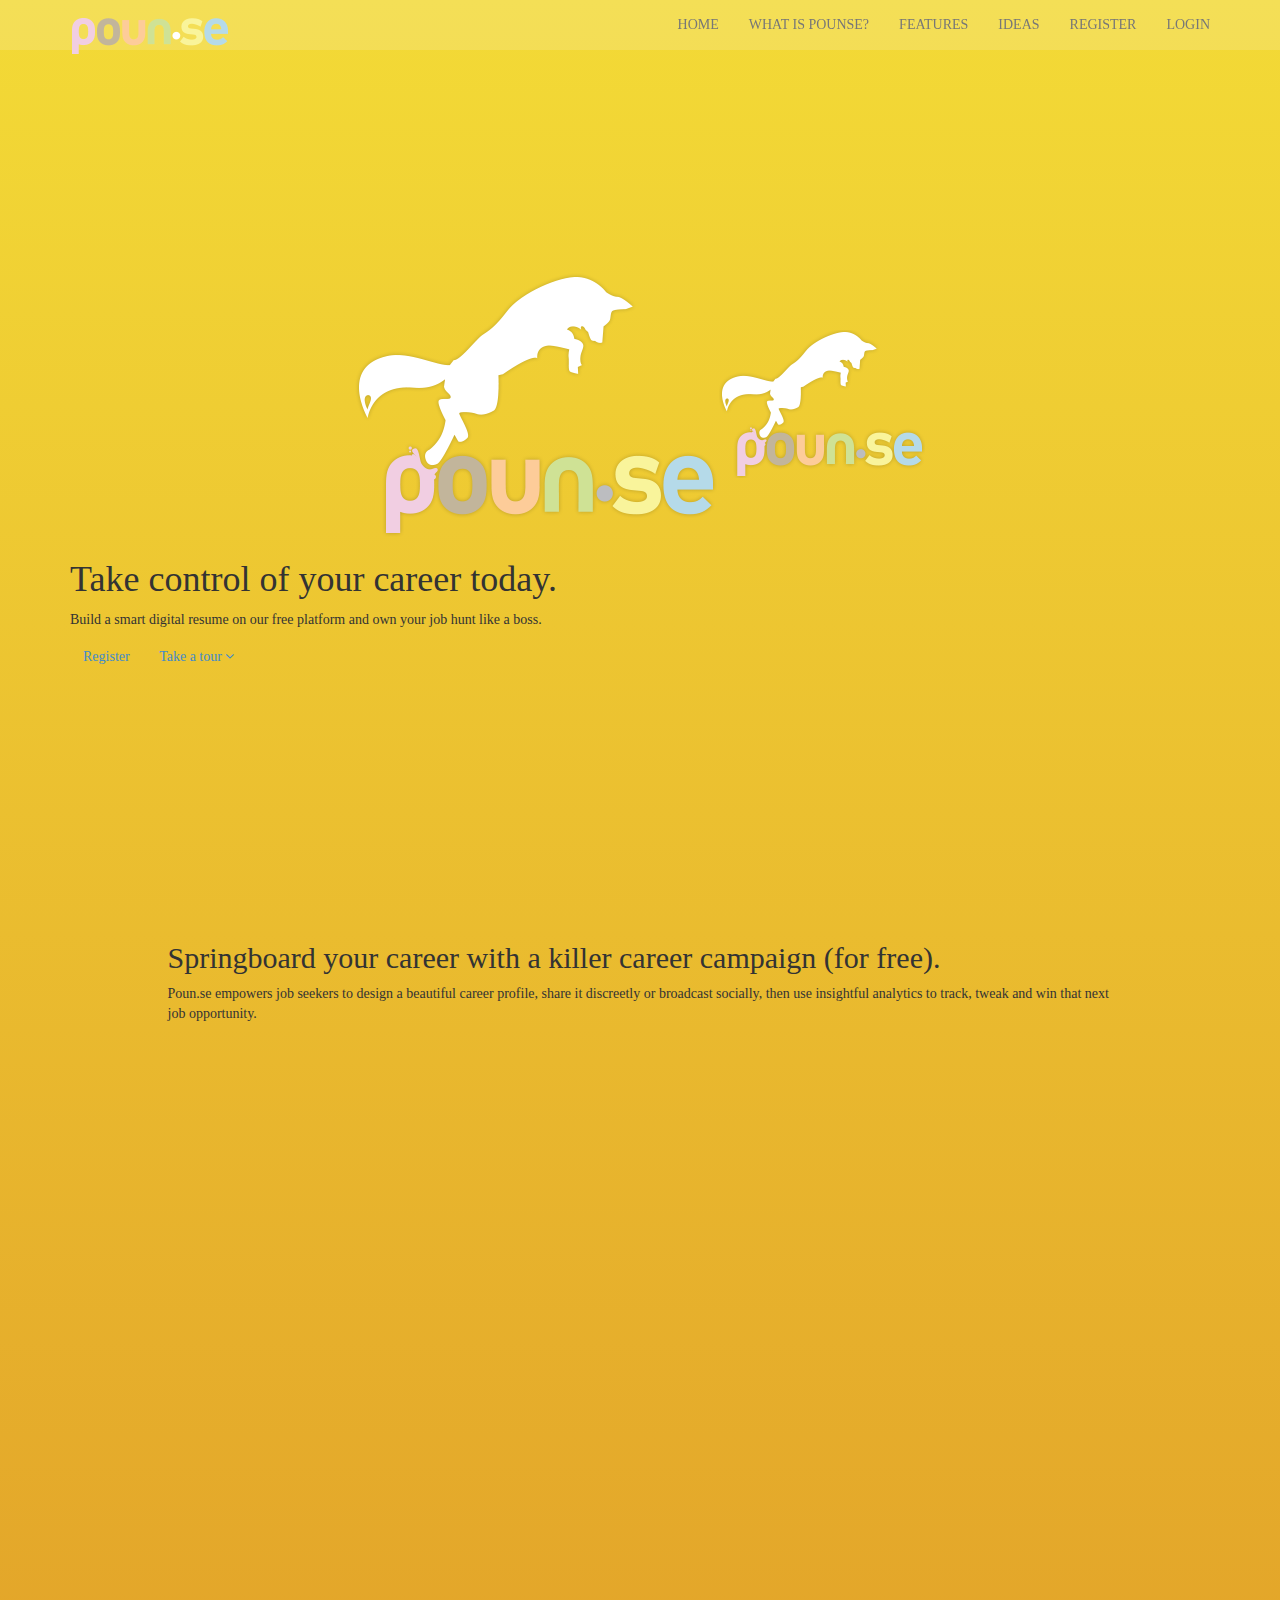
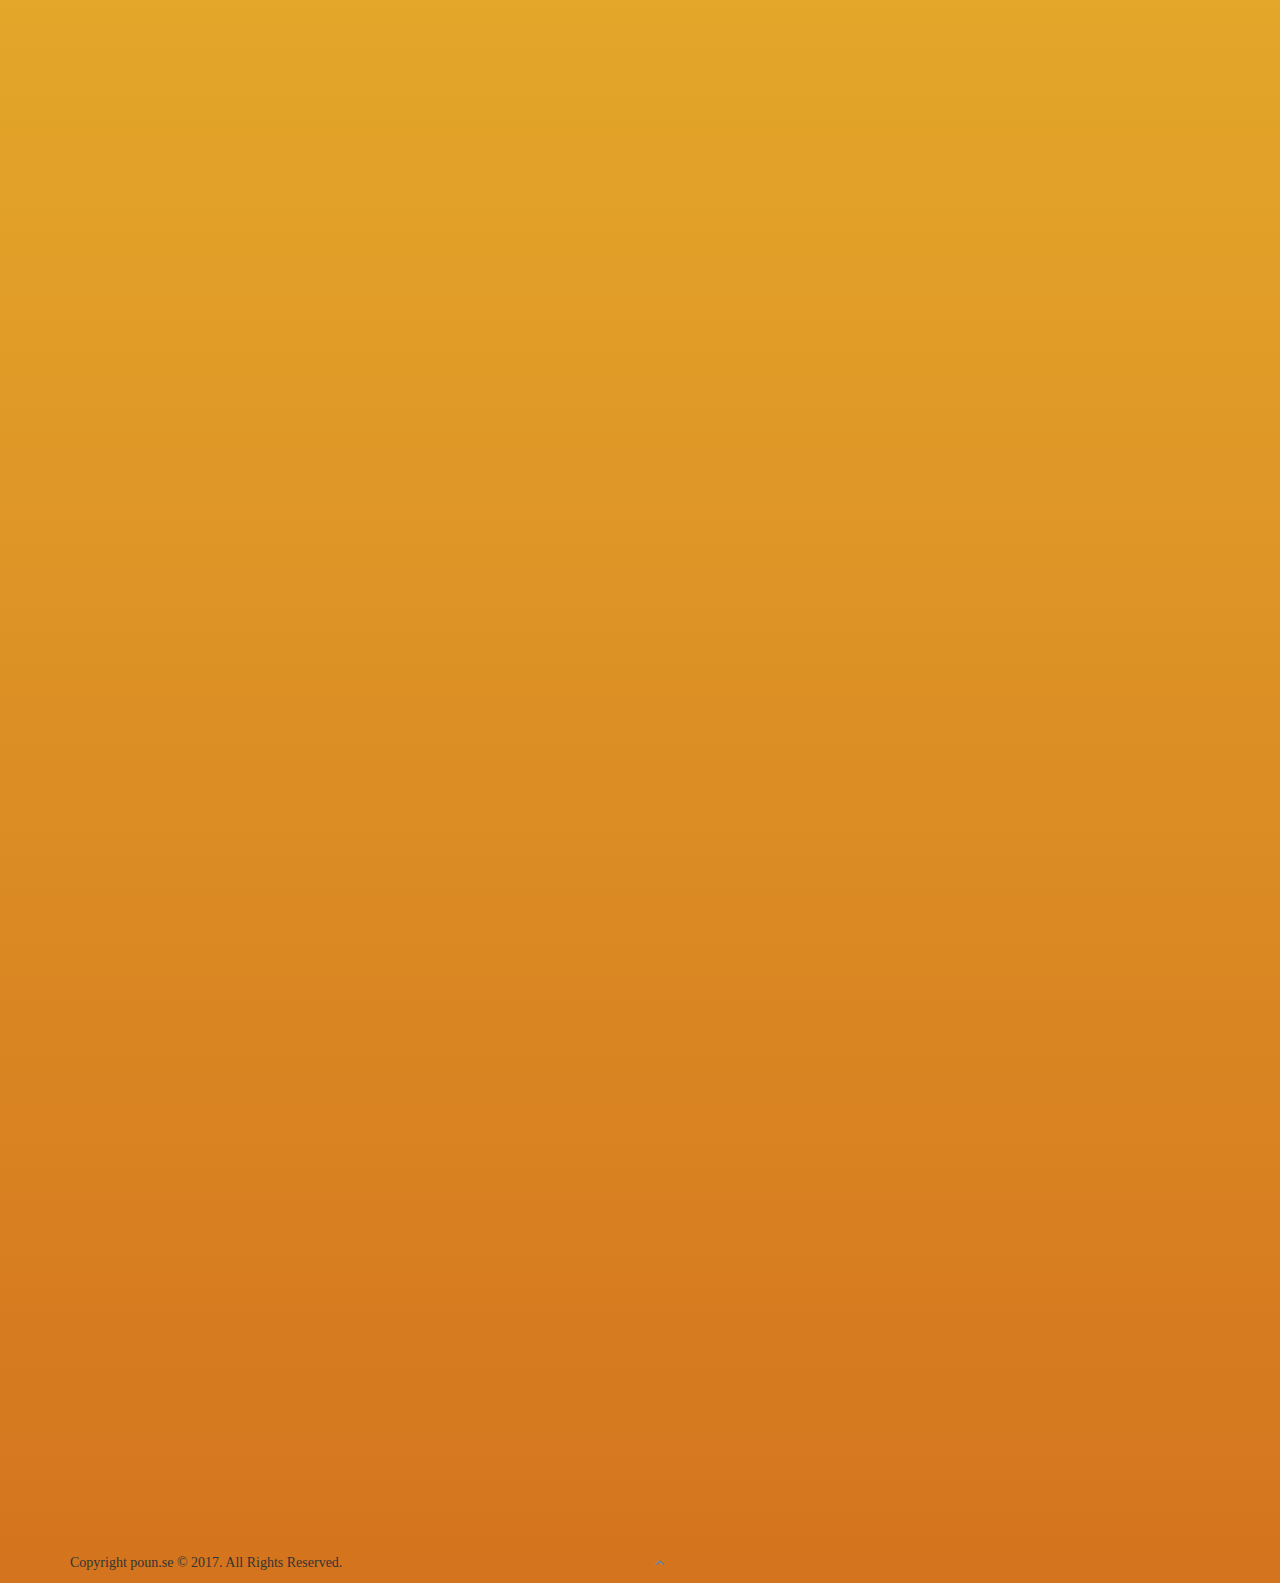
<file: index.html>
<!DOCTYPE html>
<html lang="en">

<head>


	<script async>
              (function(i,s,o,g,r,a,m){i['GoogleAnalyticsObject']=r;i[r]=i[r]||function(){
              (i[r].q=i[r].q||[]).push(arguments)},i[r].l=1*new Date();a=s.createElement(o),
              m=s.getElementsByTagName(o)[0];a.async=1;a.src=g;m.parentNode.insertBefore(a,m)
              })(window,document,'script','https://www.google-analytics.com/analytics.js','ga');
        
              ga('create', 'UA-90118653-1', 'auto');
              ga('send', 'pageview');
            </script>
        
        <link rel="apple-touch-icon" sizes="57x57" href="images/favicon/apple-icon-57x57.png">
        <link rel="apple-touch-icon" sizes="60x60" href="images/favicon/apple-icon-60x60.png">
        <link rel="apple-touch-icon" sizes="72x72" href="images/favicon/apple-icon-72x72.png">
        <link rel="apple-touch-icon" sizes="76x76" href="images/favicon/apple-icon-76x76.png">
        <link rel="apple-touch-icon" sizes="114x114" href="images/favicon/apple-icon-114x114.png">
        <link rel="apple-touch-icon" sizes="120x120" href="images/favicon/apple-icon-120x120.png">
        <link rel="apple-touch-icon" sizes="144x144" href="images/favicon/apple-icon-144x144.png">
        <link rel="apple-touch-icon" sizes="152x152" href="images/favicon/apple-icon-152x152.png">
        <link rel="apple-touch-icon" sizes="180x180" href="images/favicon/apple-icon-180x180.png">
        <link rel="icon" type="image/png" sizes="192x192"  href="images/favicon/android-icon-192x192.png">
        <link rel="icon" type="image/png" sizes="32x32" href="images/favicon/favicon-32x32.png">
        <link rel="icon" type="image/png" sizes="96x96" href="images/favicon/favicon-96x96.png">
        <link rel="manifest" href="images/favicon/manifest.json">
        <meta name="msapplication-TileColor" content="#ffffff">
        <meta name="msapplication-TileImage" content="images/favicon/ms-icon-144x144.png">
        <meta name="theme-color" content="#ffffff">
        <link rel="icon" type="image/x-icon" href="images/favicon/favicon.ico">



    <meta charset="utf-8">

    <meta http-equiv="X-UA-Compatible" content="IE=edge">
    <meta name="viewport" content="width=device-width, initial-scale=1">
    <title>Poun.se on your career.</title>
    <!-- Google Font -->
    <link href='https://fonts.googleapis.com/css?family=Raleway:500,600,700,800,900,400,300' rel='stylesheet' type='text/css'>
    <link href='https://fonts.googleapis.com/css?family=Source+Sans+Pro:300,400,600,700,900,300italic,400italic' rel='stylesheet' type='text/css'>

    <!-- Bootstrap -->
    <link href="css/bootstrap.min.css" rel="stylesheet">

    <!-- Owl Carousel Assets -->
    <link href="css/owl.carousel.css" rel="stylesheet">
    <link href="css/owl.theme.css" rel="stylesheet">


    <!-- Pixeden Icon Font -->

    <link rel="stylesheet" href="css/Pe-icon-7-stroke.css">
    <link rel="stylesheet" href="css/icomoon-style.css">
   
    <!-- Font Awesome -->
    <link href="css/font-awesome.min.css" rel="stylesheet">


    <!-- PrettyPhoto -->
    <link href="css/prettyPhoto.css" rel="stylesheet">
    

    <!-- Style -->
    <link href="css/style.css" rel="stylesheet">

    <link href="css/animate.css" rel="stylesheet">
    <!-- Responsive CSS -->
    <link href="css/responsive.css" rel="stylesheet">
    <!-- HTML5 Shim and Respond.js IE8 support of HTML5 elements and media queries -->
    <!-- WARNING: Respond.js doesn't work if you view the page via file:// -->
    <!--[if lt IE 9]>
	  <script src="https://oss.maxcdn.com/libs/html5shiv/3.7.0/html5shiv.js"></script>
	  <script src="https://oss.maxcdn.com/libs/respond.js/1.4.2/respond.min.js"></script>
	<![endif]-->
 
</head>

<body>
    <!-- PRELOADER -->
    <div class="spn_hol">
        <div class="spinner">
            <div class="bounce1"></div>
            <div class="bounce2"></div>
            <div class="bounce3"></div>
        </div>
    </div>

 <!-- END PRELOADER -->

 <!-- =========================
     START ABOUT US SECTION
============================== -->
    <section class="header parallax home-parallax page" id="HOME">
        <h2></h2>
        <div class="section_overlay">
            <nav class="navbar navbar-default navbar-fixed-top" role="navigation">
                <div class="container">
                    <!-- Brand and toggle get grouped for better mobile display -->
                    <div class="navbar-header">
                        <button type="button" class="navbar-toggle collapsed" data-toggle="collapse" data-target="#bs-example-navbar-collapse-1">
                            <span class="sr-only">Toggle navigation</span>
                            <span class="icon-bar"></span>
                            <span class="icon-bar"></span>
                            <span class="icon-bar"></span>
                        </button>
                        <a class="navbar-brand" href="#">
                            <img src="images/logo-pounse-word.png" alt="Logo">
                        </a>
                    </div>
                    <!-- Collect the nav links, forms, and other content for toggling -->
                    <div class="collapse navbar-collapse" id="bs-example-navbar-collapse-1">
                        <ul class="nav navbar-nav navbar-right">
                            <!-- NAV -->
                            <li><a href="#HOME">HOME</a> </li>
                            <li><a href="#ABOUT">WHAT IS POUNSE? </a> </li>
                            <li><a href="#FEATURES">FEATURES</a></li>
                            <li><a href="https://blog.poun.se/" target="_blank">IDEAS </a> </li>
                            <li><a href="https://app.poun.se/register">REGISTER </a> </li>
                            <li><a href="https://app.poun.se/login">LOGIN </a> </li>
                            
                        </ul>
                    </div>
                    <!-- /.navbar-collapse -->
                </div>
                <!-- /.container- -->
            </nav>

            <div class="container home-container">
                <div class="row">
                    <div class="col-md-12">
                        <div class="logo text-center">
                                <!-- LOGO -->
                            <img class="logo-big" src="images/logo-pounse-big.png" alt=""><img  class="logo-small" src="images/logo-pounse.png" alt="">
                        </div>
                    </div>
                </div>
                <div class="row">
                    <div class="col-md-12">
                        <div class="home_text">
                            <!-- TITLE AND DESC -->
                            <h1>Take control of your career today.</h1>
                            <p>Build a smart digital resume on our free platform and own your job hunt like a boss.</p>

                            <div class="download-btn">
                            <!-- BUTTON -->
                                <a class="btn home-btn wow fadeInLeft" href="https://app.poun.se/register">Register</a>
                                <a class="tuor btn wow fadeInRight" href="#ABOUT">Take a tour <i class="fa fa-angle-down"></i></a>
                            </div>
                        </div>
                    </div>

                </div>
            </div>
        </div>
    </section>

    <!-- END HEADER SECTION -->




 <!-- =========================
     START ABOUT US SECTION
============================== -->


    <section class="about page" id="ABOUT">
        <div class="container">
            <div class="row">
                <div class="col-md-10 col-md-offset-1">
                    <!-- ABOUT US SECTION TITLE-->
                    <div class="section_title">
                        <h2>Springboard your career with a killer career campaign (for free).</h2>
                        <p>Poun.se empowers job seekers to design a beautiful career profile, share it discreetly or broadcast socially, then use insightful analytics to track, tweak and win that next job opportunity.</div>
                </div>

            </div>
        </div>
        <div class="inner_about_area">
            <div class="container">
                <div class="row">

                    <div class="col-md-4  wow fadeInRight" data-wow-duration="1s" data-wow-delay=".25s">
                        <!-- TITLE -->
                        <!--<div class="inner_about_title">
                            <h2>Why we are best <br> for you</h2>
                            <p>Lorem ipsum dolor sit amet, consectetur adipisicing elit, sed do eiusmod tempor incididunt ut labore et dolore magna aliqua.</p>
                        </div>-->
                        <div class="inner_about_desc">

                            <!-- SINGLE DESC -->
                            <div class="single_about_area fadeInUp wow" data-wow-duration=".5s" data-wow-delay=".25s">
                                <!-- ICON -->
                                <div><i class="icon-heart"></i></div>
                                <!-- HEADING DESCRIPTION -->
                                <h3>Designed with love</h3>
                                <p>Your career is impressive, don't dull it up in bullet lists. Show it off with a beautiful and easy to read design.</p>
                            </div>
                            <!-- END SINGLE DESC -->


                            <!-- SINGLE DESC -->
                            <div class="single_about_area fadeInUp wow" data-wow-duration=".5s" data-wow-delay=".5s">
                                <!-- ICON -->
                                <div><i class="icon-search"></i></div>
                                <!-- HEADING DESCRIPTION -->
                                <h3>Get noticed</h3>
                                <p>Your audience will notice you from the opening email, to the pdf, and all the way onto your online career profile  </p>
                            </div>
                            <!-- END SINGLE DESC -->


                            <!-- SINGLE DESC -->
                            <div class="single_about_area fadeInUp wow" data-wow-duration=".5s" data-wow-delay=".75s">
                                <!-- ICON -->
                                <div><i class="icon-stats-bars2"></i></div>
                                <!-- HEADING DESCRIPTION -->
                                <h3>Hunt like a pro</h3>
                                <p>Don't just share your resume into a black hole, track the response rate of your job hunt campaign with analytics a marketing agent would be jealous of.</p>  
                            </div>
                            <!-- END SINGLE DESC -->

                            <!-- SINGLE DESC -->
                            <div class="single_about_area fadeInUp wow" data-wow-duration=".5s" data-wow-delay="1s">
                                <!-- ICON -->
                                <div><i class="icon-bookmarks"></i></div>
                                <!-- HEADING DESCRIPTION -->
                                <h3>Hold our hand</h3>
                                <p>Not sure how to build out your resume? We will hold your hand through each component, and you can use our scoring module to measure the value of your profile.</p>  
                            </div>
                            <!-- END SINGLE DESC -->

                        </div>
                    </div>

                    <div class="col-md-8">
                        <div class="about_phone wow fadeInRight" data-wow-duration="1s" data-wow-delay="1s">
                        <!-- PHONE -->
                            <img src="images/ipad-3.jpg" alt="">
                        </div>
                    </div>

                </div>
            </div>
        </div>








<!-- =========================
     Start Call to Action FACTS SPACE
============================== -->


<section class="fun_facts space parallax">
    <div class="section_overlay">
        <div class="container wow bounceInLeft" data-wow-duration="1s">
            <div class="row text-center">
                <div class="col-md-9">
                    <p class="fun_facts_h3">Rocket your career out of this world with a killer career profile 
                    </p>
                </div>
                <div class="col-md-3">
                    <a class="btn btn-primary btn-action" href="https://app.poun.se/register" role="button">Register in 30 seconds</a>
                </div>
            </div>
        </div>
    </div>
</section>

<!-- END FUN FACTS -->



        <div class="video_area">
            <div class="container">
                <div class="row">
                    <div class="col-md-3 wow fadeInLeftBig">
                    <!-- VIDEO LEFT TITLE -->
                        <div class="video_title">
                            <h2>Set up is free and fast</h2>
                            <p>You'll never have to pay for our service, and it's fast to set up! woot! Write more here and then sell to have people register.</p>
                        </div>
                        <div class="video-button">
                            <!-- BUTTON -->
                            <a class="btn btn-primary btn-video" href="#FEATURES" role="button">Features</a>
                        </div>
                    </div>
                    <div class="col-md-9 wow fadeInRightBig">
                         <!-- VIDEO -->

                         <div class-"video">
                            <iframe src="https://player.vimeo.com/video/232407161?title=0&amp;byline=0&amp;portrait=0&amp;color=cc0000" width="755" height="490" frameborder="0"></iframe>
                            </div>

                    </div>
                </div>
            </div>
        </div>
    </section>
    <!-- End About Us -->



<!-- =========================
     Start Call to Action FACTS student
============================== -->


<section class="fun_facts student parallax">
    <div class="section_overlay">
        <div class="container wow bounceInLeft" data-wow-duration="1s">
            <div class="row text-center">
                <div class="col-md-9">
                    <p class="fun_facts_h3">Own your job hunt, focus on your future, not your resume. 
                    </p>
                </div>
                <div class="col-md-3">
                    <a class="btn btn-primary btn-action" href="https://app.poun.se/register" role="button">Register for free</a>
                </div>
            </div>
        </div>
    </div>
</section>

<!-- END FUN FACTS -->



<!-- =========================
     START FEATURES
============================== -->
    <section id="FEATURES" class="features page">
        <div class="container">
            <div class="row">
                <div class="col-md-10 col-md-offset-1">
                    <!-- FEATURES SECTION TITLE -->
                    <div class="section_title wow fadeIn" data-wow-duration="1s">
                        <h2>Introduce yourself with a firm handshake</h2>
                        <p></p>
                    </div>
                    <!-- END FEATURES SECTION TITLE -->
                </div>
            </div>
        </div>

        <div class="feature_inner">
            <div class="container">
                <div class="row">
                    <div class="col-md-4 right_no_padding wow fadeInLeft" data-wow-duration="1s">
                        <!-- FEATURE -->

                        <div class="left_single_feature">
                            <!-- ICON -->
                            <div><span class="icon-camera"></span></div>

                            <!-- FEATURE HEADING AND DESCRIPTION -->
                            <h3>Picture of Success</h3>
                            <p>A professional looking photo with more than a selfy stick can elevate that first impression, especially when you suit up.
                            </p>
                        </div>

                        <!-- END SINGLE FEATURE -->


                        <!-- FEATURE -->
                        <div class="left_single_feature">
                            <!-- ICON -->
                            <div><span class="icon-mic"></span></div>

                            <!-- FEATURE HEADING AND DESCRIPTION -->
                            <h3>Pitch it</h3>
                            <p>Elevator pitch yourself to the interview with a short succint introduction that gets the hiring manager to say: yes yes yes!
                            </p>
                        </div>
                        <!-- END SINGLE FEATURE -->


                        <!-- FEATURE -->
                        <div class="left_single_feature">
                            <!-- ICON -->
                            <div><span class="icon-checkmark"></span></div>

                            <!-- FEATURE HEADING AND DESCRIPTION -->
                            <h3>Verify References</h3>
                            <p>Do a bit of legwork for a recruiter and see that you become much more attractive for a job prospect</p>
                        </div>
                        <!-- END SINGLE FEATURE -->
                        

                    </div>
                    <div class="col-md-4">
                        <div class="feature_iphone">
                            <!-- FEATURE PHONE IMAGE -->
                            <img class="wow bounceIn" data-wow-duration="1s" src="images/features-pic.png" alt="">
                        </div>
                    </div>
                    <div class="col-md-4 left_no_padding wow fadeInRight" data-wow-duration="1s">

                        <!-- FEATURE -->
                        <div class="right_single_feature">
                            <!-- ICON -->
                            <div><span class="icon-star-full"></span></div>

                            <!-- FEATURE HEADING AND DESCRIPTION -->
                            <h3>Headline</h3>
                            <p>Aspirational headline impresses your future employer that you plan to be developing your skills and keep growing professionally.</p>
                        </div>
                        <!-- END SINGLE FEATURE -->


                        <!-- FEATURE -->
                        <div class="right_single_feature">
                            <!-- ICON -->
                            <div><span class="icon-twitter"></span></div>

                            <!-- FEATURE HEADING AND DESCRIPTION -->
                            <h3>Social Links</h3>
                            <p>A social footprint gives you credibility, show off your fun side without the lampshade on your head.</p>
                        </div>
                        <!-- END SINGLE FEATURE -->


                        <!-- FEATURE -->
                        <div class="right_single_feature">
                            <!-- ICON -->
                            <div><span class="icon-mic"></span></div>

                            <!-- FEATURE HEADING AND DESCRIPTION -->
                            <h3>Not a Social Site</h3>
                            <p>With professional networks aspiring to be more like facebook, so does all the online bullying, sexist comments and unprofessional elements that you don't your resume to be associated with. Pounse is 100% not a social media platform.
                            </p>
                        </div>
                        <!-- END SINGLE FEATURE -->


                    </div>
                </div>
            </div>
        </div>
    </section>
    <!-- END FEATURES SECTION -->



<!-- =========================
     Start Call to Action FACTS SPACE
============================== -->


<section class="fun_facts construction parallax">
    <div class="section_overlay">
        <div class="container wow bounceInLeft" data-wow-duration="1s">
            <div class="row text-center">
                <div class="col-md-9">
                    <p class="fun_facts_h3">Show off your skills, your experiences in a glance. 
                    </p>
                </div>
                <div class="col-md-3">
                    <a class="btn btn-primary btn-action" href="https://app.poun.se/register" role="button">Register for free</a>
                </div>
            </div>
        </div>
    </div>
</section>

<!-- END FUN FACTS -->





















<!-- =========================
     FOOTER 
============================== -->

    <section class="copyright">
        <h2></h2>
        <div class="container">
            <div class="row">
                <div class="col-md-6">
                    <div class="copy_right_text">
                    <!-- COPYRIGHT TEXT -->
                        <p>Copyright poun.se &copy; 2017. All Rights Reserved.</p>  
                    </div>
                     
                </div>

                <div class="col-md-6">
                    <div class="scroll_top">
                        <a href="#HOME"><i class="fa fa-angle-up"></i></a>
                    </div>
                </div>
            </div>
        </div>
    </section>
    <!-- END FOOTER -->


<!-- =========================
     SCRIPTS 
============================== -->


    <script src="js/jquery.min.js"></script>
    <script src="js/bootstrap.min.js"></script>
    <script src="js/owl.carousel.js"></script>
    <script src="js/jquery.fitvids.js"></script>
    <script src="js/smoothscroll.js"></script>
    <script src="js/jquery.parallax-1.1.3.js"></script>
    <script src="js/jquery.prettyPhoto.js"></script>
    <script src="js/jquery.ajaxchimp.min.js"></script>
    <script src="js/jquery.ajaxchimp.langs.js"></script>
    <script src="js/wow.min.js"></script>
    <script src="js/waypoints.min.js"></script>
    <script src="js/jquery.counterup.min.js"></script>
    <script src="js/script.js"></script>


</body>
</html>
</file>
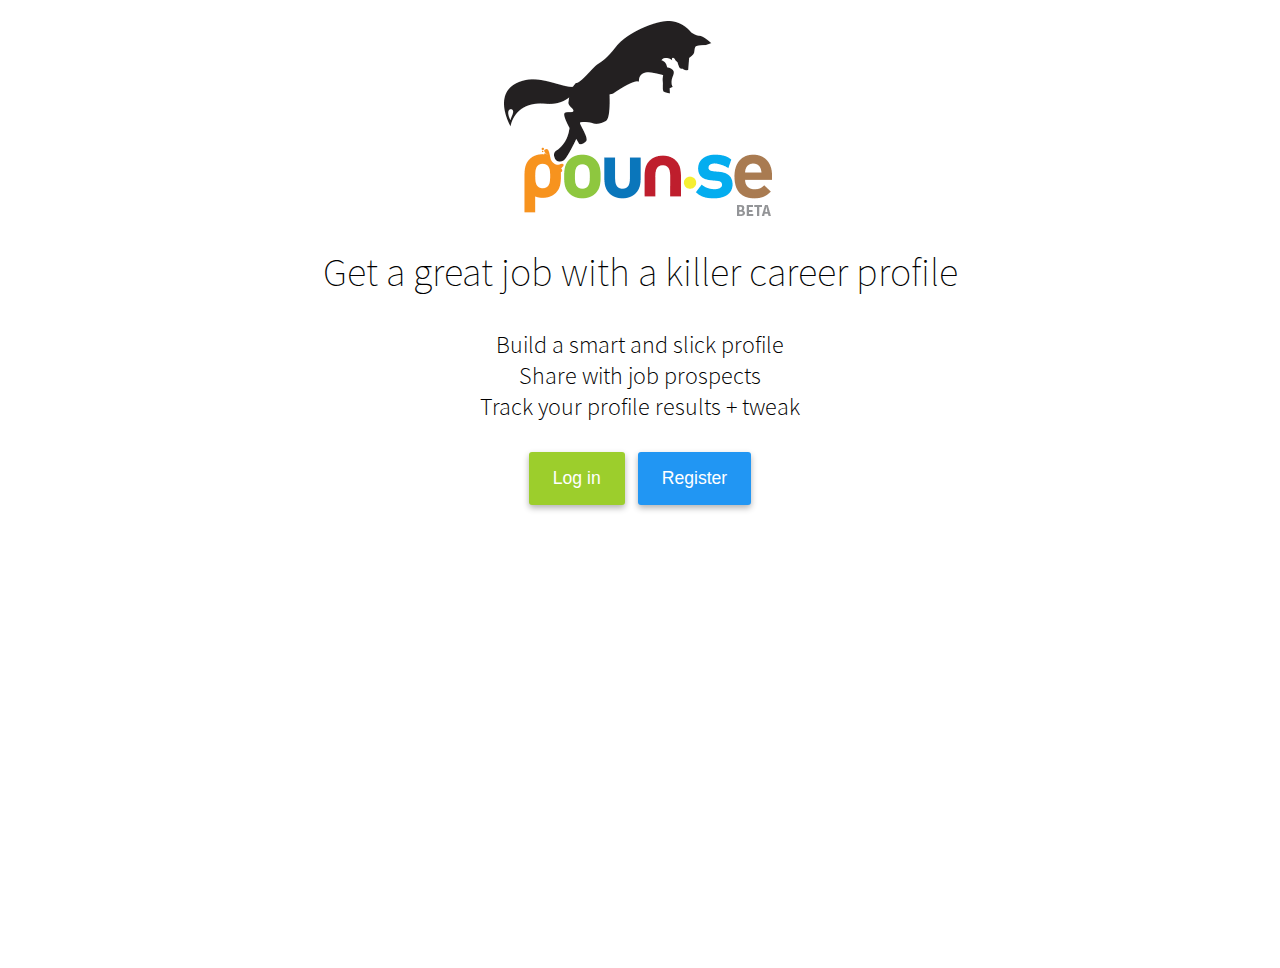
<file: archive/index.html>
<!DOCTYPE html>
<html >
<head>

	<script async>
      (function(i,s,o,g,r,a,m){i['GoogleAnalyticsObject']=r;i[r]=i[r]||function(){
      (i[r].q=i[r].q||[]).push(arguments)},i[r].l=1*new Date();a=s.createElement(o),
      m=s.getElementsByTagName(o)[0];a.async=1;a.src=g;m.parentNode.insertBefore(a,m)
      })(window,document,'script','https://www.google-analytics.com/analytics.js','ga');

      ga('create', 'UA-90118653-1', 'auto');
      ga('send', 'pageview');
    </script>

  <meta charset="UTF-8">
  <meta name="viewport" content="width=device-width, initial-scale=1">
  <title>Pounse</title>




<link rel="apple-touch-icon" sizes="57x57" href="img/favicon/apple-icon-57x57.png">
<link rel="apple-touch-icon" sizes="60x60" href="img/favicon/apple-icon-60x60.png">
<link rel="apple-touch-icon" sizes="72x72" href="img/favicon/apple-icon-72x72.png">
<link rel="apple-touch-icon" sizes="76x76" href="img/favicon/apple-icon-76x76.png">
<link rel="apple-touch-icon" sizes="114x114" href="img/favicon/apple-icon-114x114.png">
<link rel="apple-touch-icon" sizes="120x120" href="img/favicon/apple-icon-120x120.png">
<link rel="apple-touch-icon" sizes="144x144" href="img/favicon/apple-icon-144x144.png">
<link rel="apple-touch-icon" sizes="152x152" href="img/favicon/apple-icon-152x152.png">
<link rel="apple-touch-icon" sizes="180x180" href="img/favicon/apple-icon-180x180.png">
<link rel="icon" type="image/png" sizes="192x192"  href="img/favicon/android-icon-192x192.png">
<link rel="icon" type="image/png" sizes="32x32" href="img/favicon/favicon-32x32.png">
<link rel="icon" type="image/png" sizes="96x96" href="img/favicon/favicon-96x96.png">
<link rel="manifest" href="img/favicon/manifest.json">
<meta name="msapplication-TileColor" content="#ffffff">
<meta name="msapplication-TileImage" content="img/favicon/ms-icon-144x144.png">
<meta name="theme-color" content="#ffffff">
<link rel="icon" type="image/x-icon" href="img/favicon/favicon.ico">
  
      <link rel="stylesheet" href="css/font-style.css">
      <link rel="stylesheet" href="css/fonts2.css">
      <link rel="stylesheet" href="css/style.css">

  
</head>

<body>





<div class="marketing-page">


	<div class=""><img class="marketing-logo" src="img/p-login-logo-BETA2.png"></div>
	<div class="marketing-headline">Get a great job with a killer career profile</div>
	<div class="marketing-bullets">Build a smart and slick profile</div>
	<div class="marketing-bullets">Share with job prospects </div>
	<div class="marketing-bullets">Track your profile results + tweak</div>
	<div class="buttons">
	<form method="get" action="https://app.poun.se/login">
		<button class="pounse-form-button marketing-login-button background-green align-top" type="submit">Log in</button>
	</form>
	<form method="get" action="https://app.poun.se/register">
		<button class="pounse-form-button marketing-login-button background-blue  align-top" type="submit">Register</button>
	</form>
	

<div class-"video">
<iframe src="https://player.vimeo.com/video/232407161" width="640" height="413" frameborder="0" webkitallowfullscreen mozallowfullscreen allowfullscreen></iframe>
</div>
	<!--
	<a href="https://app.poun.se/login" class="pounse-form-button marketing-login-button background-green align-top">Log in</a>
	<a href="https://app.poun.se/register" class="pounse-form-button marketing-login-button background-blue  align-top">Register</a>
	-->
	</div>
</div>




</body>
</html>
</file>
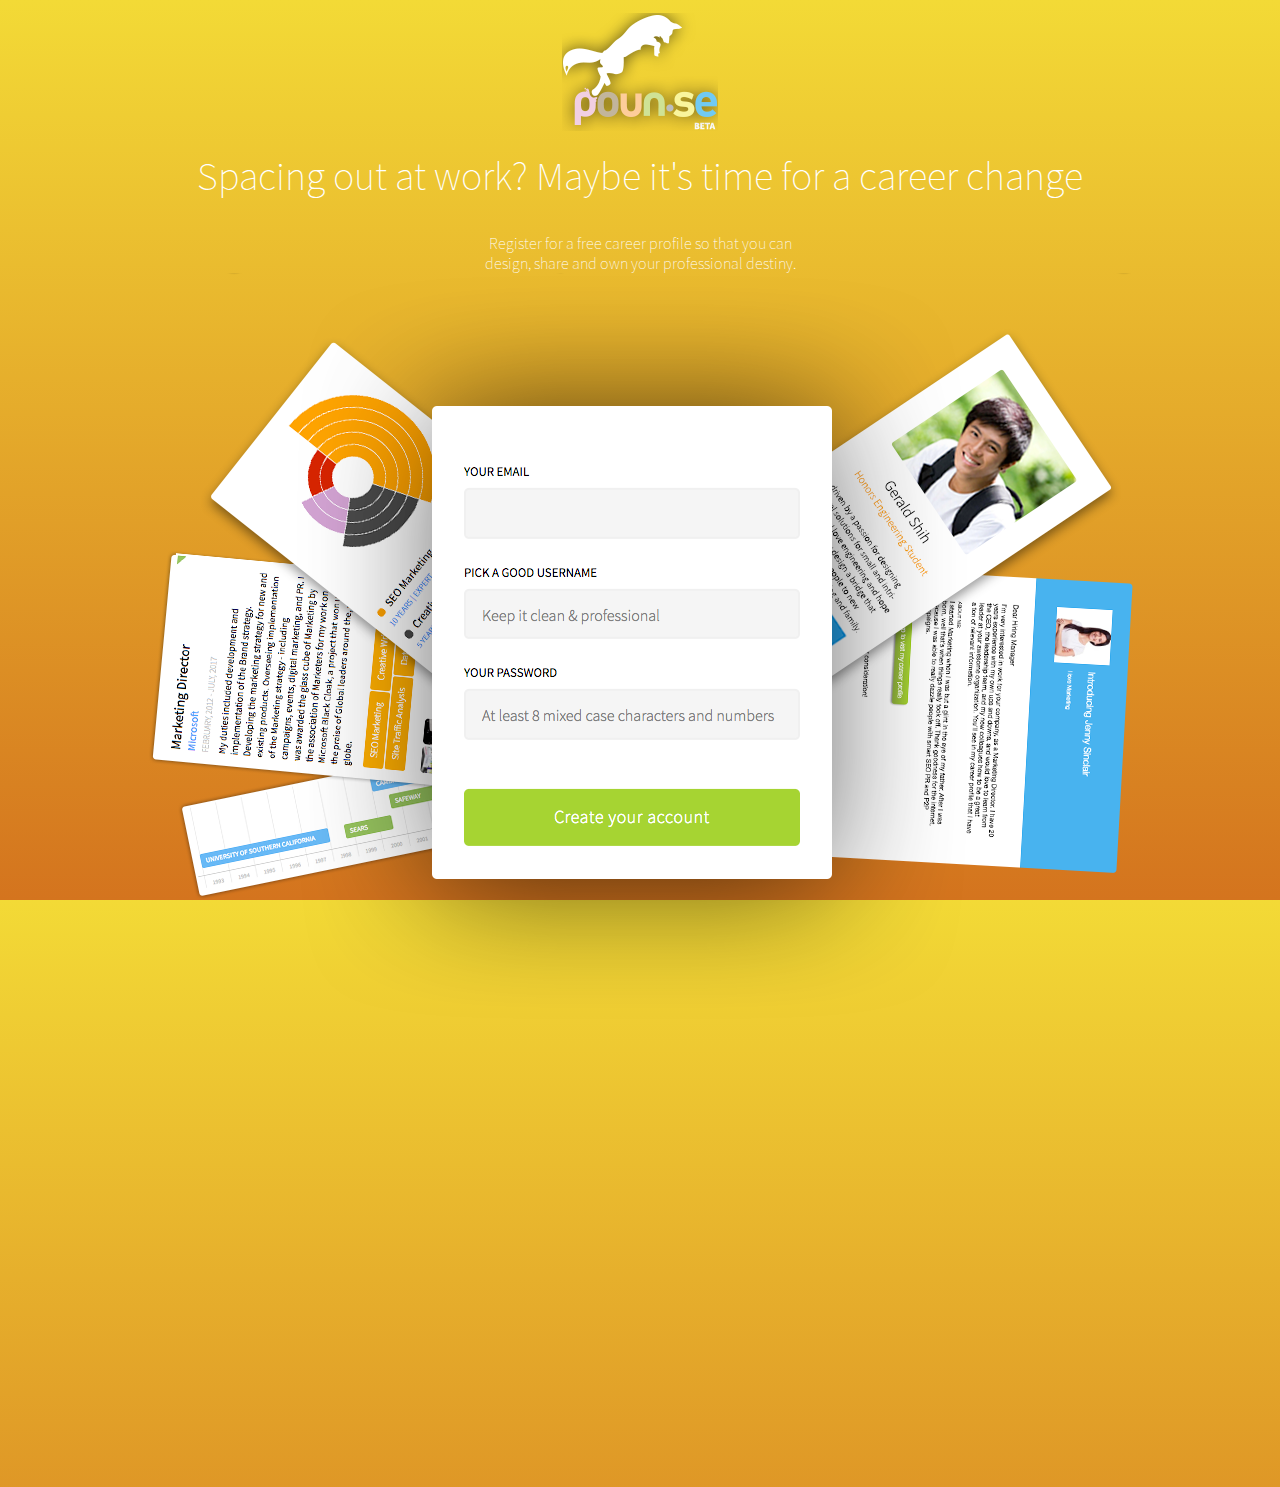
<file: index-b.html>
<!DOCTYPE html>
<html >
<head>

	<script async>
      (function(i,s,o,g,r,a,m){i['GoogleAnalyticsObject']=r;i[r]=i[r]||function(){
      (i[r].q=i[r].q||[]).push(arguments)},i[r].l=1*new Date();a=s.createElement(o),
      m=s.getElementsByTagName(o)[0];a.async=1;a.src=g;m.parentNode.insertBefore(a,m)
      })(window,document,'script','https://www.google-analytics.com/analytics.js','ga');

      ga('create', 'UA-90118653-1', 'auto');
      ga('send', 'pageview');
    </script>

  <meta charset="UTF-8">
  <meta name="viewport" content="width=device-width, initial-scale=1">
  <title>Pounse on your career</title>




<link rel="apple-touch-icon" sizes="57x57" href="img/favicon/apple-icon-57x57.png">
<link rel="apple-touch-icon" sizes="60x60" href="img/favicon/apple-icon-60x60.png">
<link rel="apple-touch-icon" sizes="72x72" href="img/favicon/apple-icon-72x72.png">
<link rel="apple-touch-icon" sizes="76x76" href="img/favicon/apple-icon-76x76.png">
<link rel="apple-touch-icon" sizes="114x114" href="img/favicon/apple-icon-114x114.png">
<link rel="apple-touch-icon" sizes="120x120" href="img/favicon/apple-icon-120x120.png">
<link rel="apple-touch-icon" sizes="144x144" href="img/favicon/apple-icon-144x144.png">
<link rel="apple-touch-icon" sizes="152x152" href="img/favicon/apple-icon-152x152.png">
<link rel="apple-touch-icon" sizes="180x180" href="img/favicon/apple-icon-180x180.png">
<link rel="icon" type="image/png" sizes="192x192"  href="img/favicon/android-icon-192x192.png">
<link rel="icon" type="image/png" sizes="32x32" href="img/favicon/favicon-32x32.png">
<link rel="icon" type="image/png" sizes="96x96" href="img/favicon/favicon-96x96.png">
<link rel="manifest" href="img/favicon/manifest.json">
<meta name="msapplication-TileColor" content="#ffffff">
<meta name="msapplication-TileImage" content="img/favicon/ms-icon-144x144.png">
<meta name="theme-color" content="#ffffff">
<link rel="icon" type="image/x-icon" href="img/favicon/favicon.ico">
  
      <link rel="stylesheet" href="css/font-style.css">
      <link rel="stylesheet" href="css/fonts2.css">
      <link rel="stylesheet" href="css/style.css">

  
</head>

<body class="space">





<div class="marketing-page">


	<div class=""><img class="marketing-space-logo" src="img/p-login-logo-space.png"></div>
	<div class="marketing-headline white">Spacing out at work? Maybe it's time for a career change</div>
	<div class="space-green-headline">Register for a free career profile so that you can<br>design, share and own your professional destiny.</div>
	<div class="form-bg"><img class="" src="img/space-center-form.png"></div>
	<div class="buttons">
	

<div class-"video">
<iframe src="https://player.vimeo.com/video/232407161" width="640" height="413" frameborder="0" webkitallowfullscreen mozallowfullscreen allowfullscreen></iframe>
</div>
	<!--
	<a href="https://app.poun.se/login" class="pounse-form-button marketing-login-button background-green align-top">Log in</a>
	<a href="https://app.poun.se/register" class="pounse-form-button marketing-login-button background-blue  align-top">Register</a>
	-->
	</div>
</div>




</body>
</html>
</file>
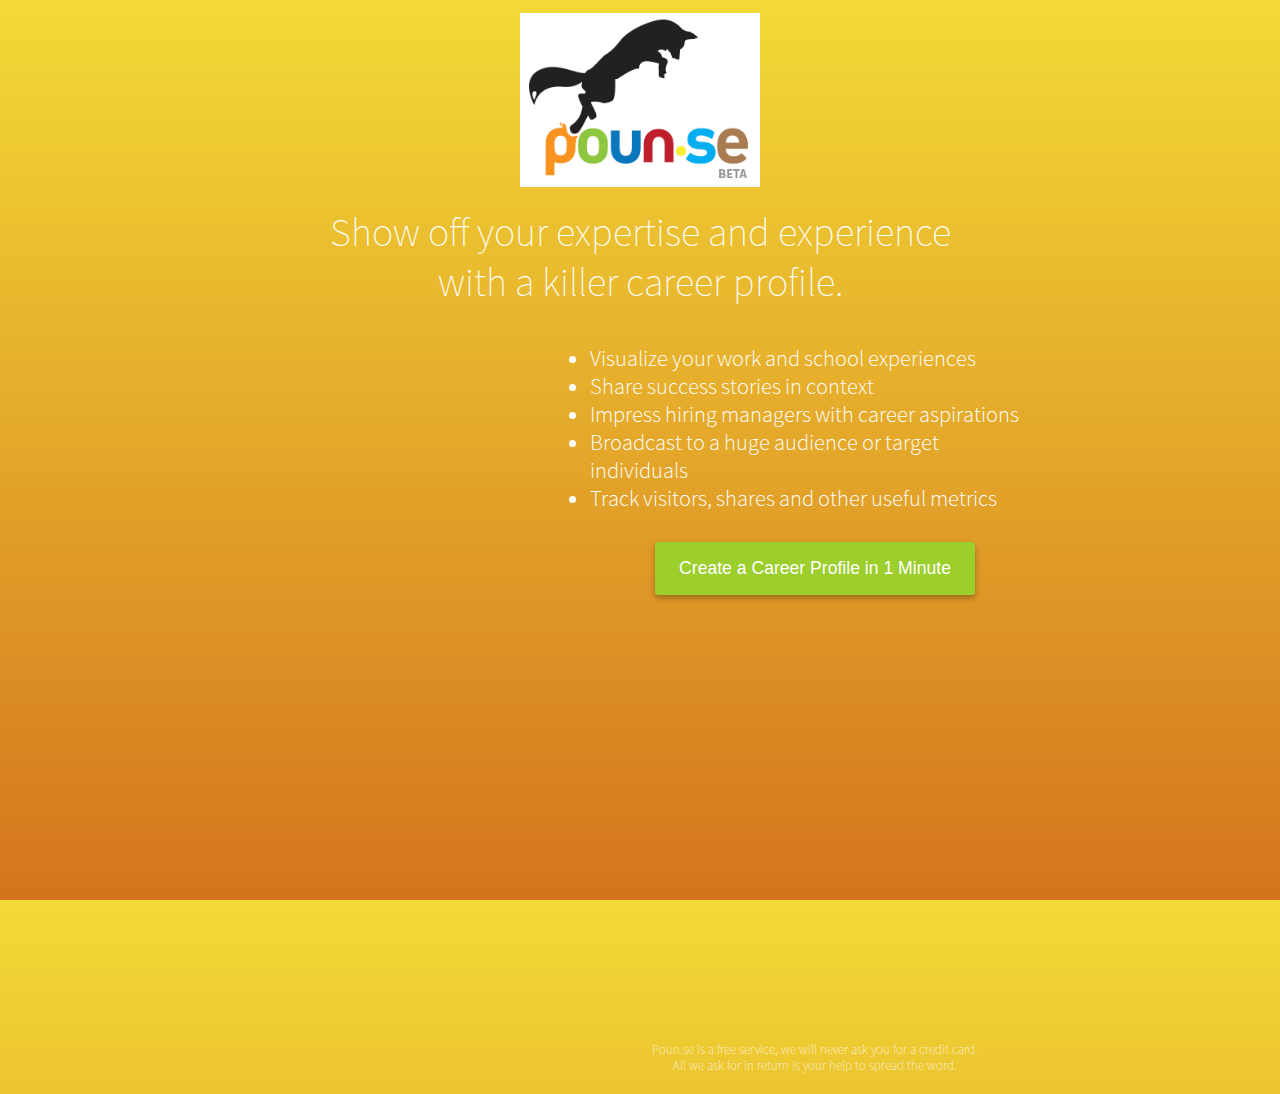
<file: LP-C1A.html>
<!DOCTYPE html>
<html >
<head>

	<script async>
      (function(i,s,o,g,r,a,m){i['GoogleAnalyticsObject']=r;i[r]=i[r]||function(){
      (i[r].q=i[r].q||[]).push(arguments)},i[r].l=1*new Date();a=s.createElement(o),
      m=s.getElementsByTagName(o)[0];a.async=1;a.src=g;m.parentNode.insertBefore(a,m)
      })(window,document,'script','https://www.google-analytics.com/analytics.js','ga');

      ga('create', 'UA-90118653-1', 'auto');
      ga('send', 'pageview');
    </script>

  <meta charset="UTF-8">
  <meta name="viewport" content="width=device-width, initial-scale=1">
  <title>Pounse Career Profile</title>




<link rel="apple-touch-icon" sizes="57x57" href="img/favicon/apple-icon-57x57.png">
<link rel="apple-touch-icon" sizes="60x60" href="img/favicon/apple-icon-60x60.png">
<link rel="apple-touch-icon" sizes="72x72" href="img/favicon/apple-icon-72x72.png">
<link rel="apple-touch-icon" sizes="76x76" href="img/favicon/apple-icon-76x76.png">
<link rel="apple-touch-icon" sizes="114x114" href="img/favicon/apple-icon-114x114.png">
<link rel="apple-touch-icon" sizes="120x120" href="img/favicon/apple-icon-120x120.png">
<link rel="apple-touch-icon" sizes="144x144" href="img/favicon/apple-icon-144x144.png">
<link rel="apple-touch-icon" sizes="152x152" href="img/favicon/apple-icon-152x152.png">
<link rel="apple-touch-icon" sizes="180x180" href="img/favicon/apple-icon-180x180.png">
<link rel="icon" type="image/png" sizes="192x192"  href="img/favicon/android-icon-192x192.png">
<link rel="icon" type="image/png" sizes="32x32" href="img/favicon/favicon-32x32.png">
<link rel="icon" type="image/png" sizes="96x96" href="img/favicon/favicon-96x96.png">
<link rel="manifest" href="img/favicon/manifest.json">
<meta name="msapplication-TileColor" content="#ffffff">
<meta name="msapplication-TileImage" content="img/favicon/ms-icon-144x144.png">
<meta name="theme-color" content="#ffffff">
<link rel="icon" type="image/x-icon" href="img/favicon/favicon.ico">
  
      <link rel="stylesheet" href="css/font-style.css">
      <link rel="stylesheet" href="css/fonts2.css">
      <link rel="stylesheet" href="css/style.css">
</head>

<body>




<div class="marketing-page">
	<div ><img class="marketing-logo" src="img/p-login-logo-BETA2.png"></div>
    <div class="marketing-headline">Show off your expertise and experience <br> with a killer career profile.</div>

    <div class="C1-2col-body">

        <div class="C1-col-right">

            <div class="marketing-fineprint">

            <div class="campaign-bullet-list" >
                <li>Visualize your work and school experiences
                <li>Share success stories in context
                <li>Impress hiring managers with career aspirations
                <li>Broadcast to a huge audience or target individuals
                <li>Track visitors, shares and other useful metrics
            </div>
            <div>
                <form method="get" action="https://app.poun.se/register">
		        <button class="pounse-form-button marketing-login-button background-green  align-top" type="submit">Create a Career Profile in 1 Minute</button>
	            </form>
            </div>

<iframe src="https://player.vimeo.com/video/232407161" width="640" height="413" frameborder="0" webkitallowfullscreen mozallowfullscreen allowfullscreen></iframe>




                Poun.se is a free service, we will never ask you for a credit card. 
                <br>All we ask for in return is your help to spread the word.
            </div>
        </div>
    </div>
</div>





</body>
</html>
</file>
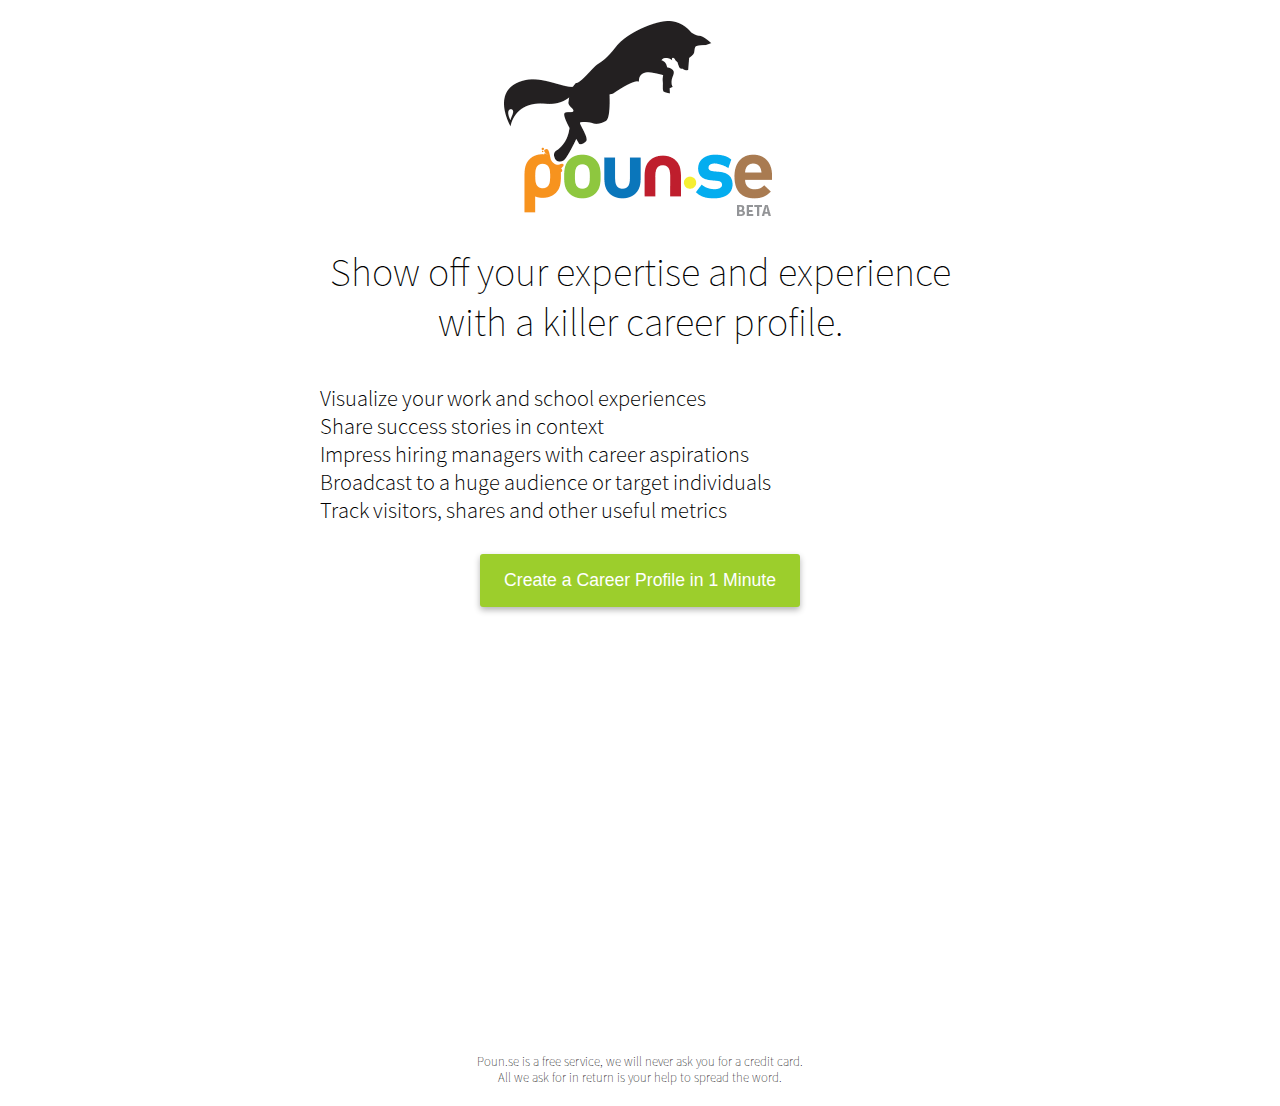
<file: archive/LP-C1A.html>
<!DOCTYPE html>
<html >
<head>

	<script async>
      (function(i,s,o,g,r,a,m){i['GoogleAnalyticsObject']=r;i[r]=i[r]||function(){
      (i[r].q=i[r].q||[]).push(arguments)},i[r].l=1*new Date();a=s.createElement(o),
      m=s.getElementsByTagName(o)[0];a.async=1;a.src=g;m.parentNode.insertBefore(a,m)
      })(window,document,'script','https://www.google-analytics.com/analytics.js','ga');

      ga('create', 'UA-90118653-1', 'auto');
      ga('send', 'pageview');
    </script>

  <meta charset="UTF-8">
  <meta name="viewport" content="width=device-width, initial-scale=1">
  <title>Pounse Career Profile</title>




<link rel="apple-touch-icon" sizes="57x57" href="img/favicon/apple-icon-57x57.png">
<link rel="apple-touch-icon" sizes="60x60" href="img/favicon/apple-icon-60x60.png">
<link rel="apple-touch-icon" sizes="72x72" href="img/favicon/apple-icon-72x72.png">
<link rel="apple-touch-icon" sizes="76x76" href="img/favicon/apple-icon-76x76.png">
<link rel="apple-touch-icon" sizes="114x114" href="img/favicon/apple-icon-114x114.png">
<link rel="apple-touch-icon" sizes="120x120" href="img/favicon/apple-icon-120x120.png">
<link rel="apple-touch-icon" sizes="144x144" href="img/favicon/apple-icon-144x144.png">
<link rel="apple-touch-icon" sizes="152x152" href="img/favicon/apple-icon-152x152.png">
<link rel="apple-touch-icon" sizes="180x180" href="img/favicon/apple-icon-180x180.png">
<link rel="icon" type="image/png" sizes="192x192"  href="img/favicon/android-icon-192x192.png">
<link rel="icon" type="image/png" sizes="32x32" href="img/favicon/favicon-32x32.png">
<link rel="icon" type="image/png" sizes="96x96" href="img/favicon/favicon-96x96.png">
<link rel="manifest" href="img/favicon/manifest.json">
<meta name="msapplication-TileColor" content="#ffffff">
<meta name="msapplication-TileImage" content="img/favicon/ms-icon-144x144.png">
<meta name="theme-color" content="#ffffff">
<link rel="icon" type="image/x-icon" href="img/favicon/favicon.ico">
  
      <link rel="stylesheet" href="css/font-style.css">
      <link rel="stylesheet" href="css/fonts2.css">
      <link rel="stylesheet" href="css/style.css">
</head>

<body>




<div class="marketing-page">
	<div ><img class="marketing-logo" src="img/p-login-logo-BETA2.png"></div>
    <div class="marketing-headline">Show off your expertise and experience <br> with a killer career profile.</div>

    <div class="C1-2col-body">

        <div class="C1-col-right">

            <div class="marketing-fineprint">

            <div class="campaign-bullet-list" >
                <li>Visualize your work and school experiences
                <li>Share success stories in context
                <li>Impress hiring managers with career aspirations
                <li>Broadcast to a huge audience or target individuals
                <li>Track visitors, shares and other useful metrics
            </div>
            <div>
                <form method="get" action="https://app.poun.se/register">
		        <button class="pounse-form-button marketing-login-button background-green  align-top" type="submit">Create a Career Profile in 1 Minute</button>
	            </form>
            </div>
<div class-"video">
<iframe src="https://player.vimeo.com/video/232407161" width="640" height="413" frameborder="0" webkitallowfullscreen mozallowfullscreen allowfullscreen></iframe>
</div>



                Poun.se is a free service, we will never ask you for a credit card. 
                <br>All we ask for in return is your help to spread the word.
            </div>
        </div>
    </div>
</div>





</body>
</html>
</file>
<file: css/Pe-icon-7-stroke.css>
@font-face {
	font-family: 'Pe-icon-7-stroke';
	src:url('../fonts/Pe-icon-7-stroke.eot?d7yf1v');
	src:url('../fonts/Pe-icon-7-stroke.eot?#iefixd7yf1v') format('embedded-opentype'),
		url('../fonts/Pe-icon-7-stroke.woff?d7yf1v') format('woff'),
		url('../fonts/Pe-icon-7-stroke.ttf?d7yf1v') format('truetype'),
		url('../fonts/Pe-icon-7-stroke.svg?d7yf1v#Pe-icon-7-stroke') format('svg');
	font-weight: normal;
	font-style: normal;
}

[class^="pe-7s-"], [class*=" pe-7s-"] {
	font-family: 'Pe-icon-7-stroke';
	speak: none;
	font-style: normal;
	font-weight: normal;
	font-variant: normal;
	text-transform: none;
	line-height: 1;

	/* Better Font Rendering =========== */
	-webkit-font-smoothing: antialiased;
	-moz-osx-font-smoothing: grayscale;
}

.pe-7s-album:before {
	content: "\e6aa";
}
.pe-7s-arc:before {
	content: "\e6ab";
}
.pe-7s-back-2:before {
	content: "\e6ac";
}
.pe-7s-bandaid:before {
	content: "\e6ad";
}
.pe-7s-car:before {
	content: "\e6ae";
}
.pe-7s-diamond:before {
	content: "\e6af";
}
.pe-7s-door-lock:before {
	content: "\e6b0";
}
.pe-7s-eyedropper:before {
	content: "\e6b1";
}
.pe-7s-female:before {
	content: "\e6b2";
}
.pe-7s-gym:before {
	content: "\e6b3";
}
.pe-7s-hammer:before {
	content: "\e6b4";
}
.pe-7s-headphones:before {
	content: "\e6b5";
}
.pe-7s-helm:before {
	content: "\e6b6";
}
.pe-7s-hourglass:before {
	content: "\e6b7";
}
.pe-7s-leaf:before {
	content: "\e6b8";
}
.pe-7s-magic-wand:before {
	content: "\e6b9";
}
.pe-7s-male:before {
	content: "\e6ba";
}
.pe-7s-map-2:before {
	content: "\e6bb";
}
.pe-7s-next-2:before {
	content: "\e6bc";
}
.pe-7s-paint-bucket:before {
	content: "\e6bd";
}
.pe-7s-pendrive:before {
	content: "\e6be";
}
.pe-7s-photo:before {
	content: "\e6bf";
}
.pe-7s-piggy:before {
	content: "\e6c0";
}
.pe-7s-plugin:before {
	content: "\e6c1";
}
.pe-7s-refresh-2:before {
	content: "\e6c2";
}
.pe-7s-rocket:before {
	content: "\e6c3";
}
.pe-7s-settings:before {
	content: "\e6c4";
}
.pe-7s-shield:before {
	content: "\e6c5";
}
.pe-7s-smile:before {
	content: "\e6c6";
}
.pe-7s-usb:before {
	content: "\e6c7";
}
.pe-7s-vector:before {
	content: "\e6c8";
}
.pe-7s-wine:before {
	content: "\e6c9";
}
.pe-7s-cloud-upload:before {
	content: "\e68a";
}
.pe-7s-cash:before {
	content: "\e68c";
}
.pe-7s-close:before {
	content: "\e680";
}
.pe-7s-bluetooth:before {
	content: "\e68d";
}
.pe-7s-cloud-download:before {
	content: "\e68b";
}
.pe-7s-way:before {
	content: "\e68e";
}
.pe-7s-close-circle:before {
	content: "\e681";
}
.pe-7s-id:before {
	content: "\e68f";
}
.pe-7s-angle-up:before {
	content: "\e682";
}
.pe-7s-wristwatch:before {
	content: "\e690";
}
.pe-7s-angle-up-circle:before {
	content: "\e683";
}
.pe-7s-world:before {
	content: "\e691";
}
.pe-7s-angle-right:before {
	content: "\e684";
}
.pe-7s-volume:before {
	content: "\e692";
}
.pe-7s-angle-right-circle:before {
	content: "\e685";
}
.pe-7s-users:before {
	content: "\e693";
}
.pe-7s-angle-left:before {
	content: "\e686";
}
.pe-7s-user-female:before {
	content: "\e694";
}
.pe-7s-angle-left-circle:before {
	content: "\e687";
}
.pe-7s-up-arrow:before {
	content: "\e695";
}
.pe-7s-angle-down:before {
	content: "\e688";
}
.pe-7s-switch:before {
	content: "\e696";
}
.pe-7s-angle-down-circle:before {
	content: "\e689";
}
.pe-7s-scissors:before {
	content: "\e697";
}
.pe-7s-wallet:before {
	content: "\e600";
}
.pe-7s-safe:before {
	content: "\e698";
}
.pe-7s-volume2:before {
	content: "\e601";
}
.pe-7s-volume1:before {
	content: "\e602";
}
.pe-7s-voicemail:before {
	content: "\e603";
}
.pe-7s-video:before {
	content: "\e604";
}
.pe-7s-user:before {
	content: "\e605";
}
.pe-7s-upload:before {
	content: "\e606";
}
.pe-7s-unlock:before {
	content: "\e607";
}
.pe-7s-umbrella:before {
	content: "\e608";
}
.pe-7s-trash:before {
	content: "\e609";
}
.pe-7s-tools:before {
	content: "\e60a";
}
.pe-7s-timer:before {
	content: "\e60b";
}
.pe-7s-ticket:before {
	content: "\e60c";
}
.pe-7s-target:before {
	content: "\e60d";
}
.pe-7s-sun:before {
	content: "\e60e";
}
.pe-7s-study:before {
	content: "\e60f";
}
.pe-7s-stopwatch:before {
	content: "\e610";
}
.pe-7s-star:before {
	content: "\e611";
}
.pe-7s-speaker:before {
	content: "\e612";
}
.pe-7s-signal:before {
	content: "\e613";
}
.pe-7s-shuffle:before {
	content: "\e614";
}
.pe-7s-shopbag:before {
	content: "\e615";
}
.pe-7s-share:before {
	content: "\e616";
}
.pe-7s-server:before {
	content: "\e617";
}
.pe-7s-search:before {
	content: "\e618";
}
.pe-7s-film:before {
	content: "\e6a5";
}
.pe-7s-science:before {
	content: "\e619";
}
.pe-7s-disk:before {
	content: "\e6a6";
}
.pe-7s-ribbon:before {
	content: "\e61a";
}
.pe-7s-repeat:before {
	content: "\e61b";
}
.pe-7s-refresh:before {
	content: "\e61c";
}
.pe-7s-add-user:before {
	content: "\e6a9";
}
.pe-7s-refresh-cloud:before {
	content: "\e61d";
}
.pe-7s-paperclip:before {
	content: "\e69c";
}
.pe-7s-radio:before {
	content: "\e61e";
}
.pe-7s-note2:before {
	content: "\e69d";
}
.pe-7s-print:before {
	content: "\e61f";
}
.pe-7s-network:before {
	content: "\e69e";
}
.pe-7s-prev:before {
	content: "\e620";
}
.pe-7s-mute:before {
	content: "\e69f";
}
.pe-7s-power:before {
	content: "\e621";
}
.pe-7s-medal:before {
	content: "\e6a0";
}
.pe-7s-portfolio:before {
	content: "\e622";
}
.pe-7s-like2:before {
	content: "\e6a1";
}
.pe-7s-plus:before {
	content: "\e623";
}
.pe-7s-left-arrow:before {
	content: "\e6a2";
}
.pe-7s-play:before {
	content: "\e624";
}
.pe-7s-key:before {
	content: "\e6a3";
}
.pe-7s-plane:before {
	content: "\e625";
}
.pe-7s-joy:before {
	content: "\e6a4";
}
.pe-7s-photo-gallery:before {
	content: "\e626";
}
.pe-7s-pin:before {
	content: "\e69b";
}
.pe-7s-phone:before {
	content: "\e627";
}
.pe-7s-plug:before {
	content: "\e69a";
}
.pe-7s-pen:before {
	content: "\e628";
}
.pe-7s-right-arrow:before {
	content: "\e699";
}
.pe-7s-paper-plane:before {
	content: "\e629";
}
.pe-7s-delete-user:before {
	content: "\e6a7";
}
.pe-7s-paint:before {
	content: "\e62a";
}
.pe-7s-bottom-arrow:before {
	content: "\e6a8";
}
.pe-7s-notebook:before {
	content: "\e62b";
}
.pe-7s-note:before {
	content: "\e62c";
}
.pe-7s-next:before {
	content: "\e62d";
}
.pe-7s-news-paper:before {
	content: "\e62e";
}
.pe-7s-musiclist:before {
	content: "\e62f";
}
.pe-7s-music:before {
	content: "\e630";
}
.pe-7s-mouse:before {
	content: "\e631";
}
.pe-7s-more:before {
	content: "\e632";
}
.pe-7s-moon:before {
	content: "\e633";
}
.pe-7s-monitor:before {
	content: "\e634";
}
.pe-7s-micro:before {
	content: "\e635";
}
.pe-7s-menu:before {
	content: "\e636";
}
.pe-7s-map:before {
	content: "\e637";
}
.pe-7s-map-marker:before {
	content: "\e638";
}
.pe-7s-mail:before {
	content: "\e639";
}
.pe-7s-mail-open:before {
	content: "\e63a";
}
.pe-7s-mail-open-file:before {
	content: "\e63b";
}
.pe-7s-magnet:before {
	content: "\e63c";
}
.pe-7s-loop:before {
	content: "\e63d";
}
.pe-7s-look:before {
	content: "\e63e";
}
.pe-7s-lock:before {
	content: "\e63f";
}
.pe-7s-lintern:before {
	content: "\e640";
}
.pe-7s-link:before {
	content: "\e641";
}
.pe-7s-like:before {
	content: "\e642";
}
.pe-7s-light:before {
	content: "\e643";
}
.pe-7s-less:before {
	content: "\e644";
}
.pe-7s-keypad:before {
	content: "\e645";
}
.pe-7s-junk:before {
	content: "\e646";
}
.pe-7s-info:before {
	content: "\e647";
}
.pe-7s-home:before {
	content: "\e648";
}
.pe-7s-help2:before {
	content: "\e649";
}
.pe-7s-help1:before {
	content: "\e64a";
}
.pe-7s-graph3:before {
	content: "\e64b";
}
.pe-7s-graph2:before {
	content: "\e64c";
}
.pe-7s-graph1:before {
	content: "\e64d";
}
.pe-7s-graph:before {
	content: "\e64e";
}
.pe-7s-global:before {
	content: "\e64f";
}
.pe-7s-gleam:before {
	content: "\e650";
}
.pe-7s-glasses:before {
	content: "\e651";
}
.pe-7s-gift:before {
	content: "\e652";
}
.pe-7s-folder:before {
	content: "\e653";
}
.pe-7s-flag:before {
	content: "\e654";
}
.pe-7s-filter:before {
	content: "\e655";
}
.pe-7s-file:before {
	content: "\e656";
}
.pe-7s-expand1:before {
	content: "\e657";
}
.pe-7s-exapnd2:before {
	content: "\e658";
}
.pe-7s-edit:before {
	content: "\e659";
}
.pe-7s-drop:before {
	content: "\e65a";
}
.pe-7s-drawer:before {
	content: "\e65b";
}
.pe-7s-download:before {
	content: "\e65c";
}
.pe-7s-display2:before {
	content: "\e65d";
}
.pe-7s-display1:before {
	content: "\e65e";
}
.pe-7s-diskette:before {
	content: "\e65f";
}
.pe-7s-date:before {
	content: "\e660";
}
.pe-7s-cup:before {
	content: "\e661";
}
.pe-7s-culture:before {
	content: "\e662";
}
.pe-7s-crop:before {
	content: "\e663";
}
.pe-7s-credit:before {
	content: "\e664";
}
.pe-7s-copy-file:before {
	content: "\e665";
}
.pe-7s-config:before {
	content: "\e666";
}
.pe-7s-compass:before {
	content: "\e667";
}
.pe-7s-comment:before {
	content: "\e668";
}
.pe-7s-coffee:before {
	content: "\e669";
}
.pe-7s-cloud:before {
	content: "\e66a";
}
.pe-7s-clock:before {
	content: "\e66b";
}
.pe-7s-check:before {
	content: "\e66c";
}
.pe-7s-chat:before {
	content: "\e66d";
}
.pe-7s-cart:before {
	content: "\e66e";
}
.pe-7s-camera:before {
	content: "\e66f";
}
.pe-7s-call:before {
	content: "\e670";
}
.pe-7s-calculator:before {
	content: "\e671";
}
.pe-7s-browser:before {
	content: "\e672";
}
.pe-7s-box2:before {
	content: "\e673";
}
.pe-7s-box1:before {
	content: "\e674";
}
.pe-7s-bookmarks:before {
	content: "\e675";
}
.pe-7s-bicycle:before {
	content: "\e676";
}
.pe-7s-bell:before {
	content: "\e677";
}
.pe-7s-battery:before {
	content: "\e678";
}
.pe-7s-ball:before {
	content: "\e679";
}
.pe-7s-back:before {
	content: "\e67a";
}
.pe-7s-attention:before {
	content: "\e67b";
}
.pe-7s-anchor:before {
	content: "\e67c";
}
.pe-7s-albums:before {
	content: "\e67d";
}
.pe-7s-alarm:before {
	content: "\e67e";
}
.pe-7s-airplay:before {
	content: "\e67f";
}
</file>
<file: css/icomoon-style.css>
@font-face {
  font-family: 'icomoon';
  src:  url('../fonts/icomoon.eot?34y56w');
  src:  url('../fonts/icomoon.eot?34y56w#iefix') format('embedded-opentype'),
    url('../fonts/icomoon.ttf?34y56w') format('truetype'),
    url('../fonts/icomoon.woff?34y56w') format('woff'),
    url('../fonts/icomoon.svg?34y56w#icomoon') format('svg');
  font-weight: normal;
  font-style: normal;
}

[class^="icon-"], [class*=" icon-"] {
  /* use !important to prevent issues with browser extensions that change fonts */
  font-family: 'icomoon' !important;
  speak: none;
  font-style: normal;
  font-weight: normal;
  font-variant: normal;
  text-transform: none;
  line-height: 1;

  /* Better Font Rendering =========== */
  -webkit-font-smoothing: antialiased;
  -moz-osx-font-smoothing: grayscale;
}

.icon-home:before {
  content: "\e900";
}
.icon-home2:before {
  content: "\e901";
}
.icon-home3:before {
  content: "\e902";
}
.icon-office:before {
  content: "\e903";
}
.icon-newspaper:before {
  content: "\e904";
}
.icon-pencil:before {
  content: "\e905";
}
.icon-pencil2:before {
  content: "\e906";
}
.icon-quill:before {
  content: "\e907";
}
.icon-pen:before {
  content: "\e908";
}
.icon-blog:before {
  content: "\e909";
}
.icon-eyedropper:before {
  content: "\e90a";
}
.icon-droplet:before {
  content: "\e90b";
}
.icon-paint-format:before {
  content: "\e90c";
}
.icon-image:before {
  content: "\e90d";
}
.icon-images:before {
  content: "\e90e";
}
.icon-camera:before {
  content: "\e90f";
}
.icon-headphones:before {
  content: "\e910";
}
.icon-music:before {
  content: "\e911";
}
.icon-play:before {
  content: "\e912";
}
.icon-film:before {
  content: "\e913";
}
.icon-video-camera:before {
  content: "\e914";
}
.icon-dice:before {
  content: "\e915";
}
.icon-pacman:before {
  content: "\e916";
}
.icon-spades:before {
  content: "\e917";
}
.icon-clubs:before {
  content: "\e918";
}
.icon-diamonds:before {
  content: "\e919";
}
.icon-bullhorn:before {
  content: "\e91a";
}
.icon-connection:before {
  content: "\e91b";
}
.icon-podcast:before {
  content: "\e91c";
}
.icon-feed:before {
  content: "\e91d";
}
.icon-mic:before {
  content: "\e91e";
}
.icon-book:before {
  content: "\e91f";
}
.icon-books:before {
  content: "\e920";
}
.icon-library:before {
  content: "\e921";
}
.icon-file-text:before {
  content: "\e922";
}
.icon-profile:before {
  content: "\e923";
}
.icon-file-empty:before {
  content: "\e924";
}
.icon-files-empty:before {
  content: "\e925";
}
.icon-file-text2:before {
  content: "\e926";
}
.icon-file-picture:before {
  content: "\e927";
}
.icon-file-music:before {
  content: "\e928";
}
.icon-file-play:before {
  content: "\e929";
}
.icon-file-video:before {
  content: "\e92a";
}
.icon-file-zip:before {
  content: "\e92b";
}
.icon-copy:before {
  content: "\e92c";
}
.icon-paste:before {
  content: "\e92d";
}
.icon-stack:before {
  content: "\e92e";
}
.icon-folder:before {
  content: "\e92f";
}
.icon-folder-open:before {
  content: "\e930";
}
.icon-folder-plus:before {
  content: "\e931";
}
.icon-folder-minus:before {
  content: "\e932";
}
.icon-folder-download:before {
  content: "\e933";
}
.icon-folder-upload:before {
  content: "\e934";
}
.icon-price-tag:before {
  content: "\e935";
}
.icon-price-tags:before {
  content: "\e936";
}
.icon-barcode:before {
  content: "\e937";
}
.icon-qrcode:before {
  content: "\e938";
}
.icon-ticket:before {
  content: "\e939";
}
.icon-cart:before {
  content: "\e93a";
}
.icon-coin-dollar:before {
  content: "\e93b";
}
.icon-coin-euro:before {
  content: "\e93c";
}
.icon-coin-pound:before {
  content: "\e93d";
}
.icon-coin-yen:before {
  content: "\e93e";
}
.icon-credit-card:before {
  content: "\e93f";
}
.icon-calculator:before {
  content: "\e940";
}
.icon-lifebuoy:before {
  content: "\e941";
}
.icon-phone:before {
  content: "\e942";
}
.icon-phone-hang-up:before {
  content: "\e943";
}
.icon-address-book:before {
  content: "\e944";
}
.icon-envelop:before {
  content: "\e945";
}
.icon-pushpin:before {
  content: "\e946";
}
.icon-location:before {
  content: "\e947";
}
.icon-location2:before {
  content: "\e948";
}
.icon-compass:before {
  content: "\e949";
}
.icon-compass2:before {
  content: "\e94a";
}
.icon-map:before {
  content: "\e94b";
}
.icon-map2:before {
  content: "\e94c";
}
.icon-history:before {
  content: "\e94d";
}
.icon-clock:before {
  content: "\e94e";
}
.icon-clock2:before {
  content: "\e94f";
}
.icon-alarm:before {
  content: "\e950";
}
.icon-bell:before {
  content: "\e951";
}
.icon-stopwatch:before {
  content: "\e952";
}
.icon-calendar:before {
  content: "\e953";
}
.icon-printer:before {
  content: "\e954";
}
.icon-keyboard:before {
  content: "\e955";
}
.icon-display:before {
  content: "\e956";
}
.icon-laptop:before {
  content: "\e957";
}
.icon-mobile:before {
  content: "\e958";
}
.icon-mobile2:before {
  content: "\e959";
}
.icon-tablet:before {
  content: "\e95a";
}
.icon-tv:before {
  content: "\e95b";
}
.icon-drawer:before {
  content: "\e95c";
}
.icon-drawer2:before {
  content: "\e95d";
}
.icon-box-add:before {
  content: "\e95e";
}
.icon-box-remove:before {
  content: "\e95f";
}
.icon-download:before {
  content: "\e960";
}
.icon-upload:before {
  content: "\e961";
}
.icon-floppy-disk:before {
  content: "\e962";
}
.icon-drive:before {
  content: "\e963";
}
.icon-database:before {
  content: "\e964";
}
.icon-undo:before {
  content: "\e965";
}
.icon-redo:before {
  content: "\e966";
}
.icon-undo2:before {
  content: "\e967";
}
.icon-redo2:before {
  content: "\e968";
}
.icon-forward:before {
  content: "\e969";
}
.icon-reply:before {
  content: "\e96a";
}
.icon-bubble:before {
  content: "\e96b";
}
.icon-bubbles:before {
  content: "\e96c";
}
.icon-bubbles2:before {
  content: "\e96d";
}
.icon-bubble2:before {
  content: "\e96e";
}
.icon-bubbles3:before {
  content: "\e96f";
}
.icon-bubbles4:before {
  content: "\e970";
}
.icon-user:before {
  content: "\e971";
}
.icon-users:before {
  content: "\e972";
}
.icon-user-plus:before {
  content: "\e973";
}
.icon-user-minus:before {
  content: "\e974";
}
.icon-user-check:before {
  content: "\e975";
}
.icon-user-tie:before {
  content: "\e976";
}
.icon-quotes-left:before {
  content: "\e977";
}
.icon-quotes-right:before {
  content: "\e978";
}
.icon-hour-glass:before {
  content: "\e979";
}
.icon-spinner:before {
  content: "\e97a";
}
.icon-spinner2:before {
  content: "\e97b";
}
.icon-spinner3:before {
  content: "\e97c";
}
.icon-spinner4:before {
  content: "\e97d";
}
.icon-spinner5:before {
  content: "\e97e";
}
.icon-spinner6:before {
  content: "\e97f";
}
.icon-spinner7:before {
  content: "\e980";
}
.icon-spinner8:before {
  content: "\e981";
}
.icon-spinner9:before {
  content: "\e982";
}
.icon-spinner10:before {
  content: "\e983";
}
.icon-spinner11:before {
  content: "\e984";
}
.icon-binoculars:before {
  content: "\e985";
}
.icon-search:before {
  content: "\e986";
}
.icon-zoom-in:before {
  content: "\e987";
}
.icon-zoom-out:before {
  content: "\e988";
}
.icon-enlarge:before {
  content: "\e989";
}
.icon-shrink:before {
  content: "\e98a";
}
.icon-enlarge2:before {
  content: "\e98b";
}
.icon-shrink2:before {
  content: "\e98c";
}
.icon-key:before {
  content: "\e98d";
}
.icon-key2:before {
  content: "\e98e";
}
.icon-lock:before {
  content: "\e98f";
}
.icon-unlocked:before {
  content: "\e990";
}
.icon-wrench:before {
  content: "\e991";
}
.icon-equalizer:before {
  content: "\e992";
}
.icon-equalizer2:before {
  content: "\e993";
}
.icon-cog:before {
  content: "\e994";
}
.icon-cogs:before {
  content: "\e995";
}
.icon-hammer:before {
  content: "\e996";
}
.icon-magic-wand:before {
  content: "\e997";
}
.icon-aid-kit:before {
  content: "\e998";
}
.icon-bug:before {
  content: "\e999";
}
.icon-pie-chart:before {
  content: "\e99a";
}
.icon-stats-dots:before {
  content: "\e99b";
}
.icon-stats-bars:before {
  content: "\e99c";
}
.icon-stats-bars2:before {
  content: "\e99d";
}
.icon-trophy:before {
  content: "\e99e";
}
.icon-gift:before {
  content: "\e99f";
}
.icon-glass:before {
  content: "\e9a0";
}
.icon-glass2:before {
  content: "\e9a1";
}
.icon-mug:before {
  content: "\e9a2";
}
.icon-spoon-knife:before {
  content: "\e9a3";
}
.icon-leaf:before {
  content: "\e9a4";
}
.icon-rocket:before {
  content: "\e9a5";
}
.icon-meter:before {
  content: "\e9a6";
}
.icon-meter2:before {
  content: "\e9a7";
}
.icon-hammer2:before {
  content: "\e9a8";
}
.icon-fire:before {
  content: "\e9a9";
}
.icon-lab:before {
  content: "\e9aa";
}
.icon-magnet:before {
  content: "\e9ab";
}
.icon-bin:before {
  content: "\e9ac";
}
.icon-bin2:before {
  content: "\e9ad";
}
.icon-briefcase:before {
  content: "\e9ae";
}
.icon-airplane:before {
  content: "\e9af";
}
.icon-truck:before {
  content: "\e9b0";
}
.icon-road:before {
  content: "\e9b1";
}
.icon-accessibility:before {
  content: "\e9b2";
}
.icon-target:before {
  content: "\e9b3";
}
.icon-shield:before {
  content: "\e9b4";
}
.icon-power:before {
  content: "\e9b5";
}
.icon-switch:before {
  content: "\e9b6";
}
.icon-power-cord:before {
  content: "\e9b7";
}
.icon-clipboard:before {
  content: "\e9b8";
}
.icon-list-numbered:before {
  content: "\e9b9";
}
.icon-list:before {
  content: "\e9ba";
}
.icon-list2:before {
  content: "\e9bb";
}
.icon-tree:before {
  content: "\e9bc";
}
.icon-menu:before {
  content: "\e9bd";
}
.icon-menu2:before {
  content: "\e9be";
}
.icon-menu3:before {
  content: "\e9bf";
}
.icon-menu4:before {
  content: "\e9c0";
}
.icon-cloud:before {
  content: "\e9c1";
}
.icon-cloud-download:before {
  content: "\e9c2";
}
.icon-cloud-upload:before {
  content: "\e9c3";
}
.icon-cloud-check:before {
  content: "\e9c4";
}
.icon-download2:before {
  content: "\e9c5";
}
.icon-upload2:before {
  content: "\e9c6";
}
.icon-download3:before {
  content: "\e9c7";
}
.icon-upload3:before {
  content: "\e9c8";
}
.icon-sphere:before {
  content: "\e9c9";
}
.icon-earth:before {
  content: "\e9ca";
}
.icon-link:before {
  content: "\e9cb";
}
.icon-flag:before {
  content: "\e9cc";
}
.icon-attachment:before {
  content: "\e9cd";
}
.icon-eye:before {
  content: "\e9ce";
}
.icon-eye-plus:before {
  content: "\e9cf";
}
.icon-eye-minus:before {
  content: "\e9d0";
}
.icon-eye-blocked:before {
  content: "\e9d1";
}
.icon-bookmark:before {
  content: "\e9d2";
}
.icon-bookmarks:before {
  content: "\e9d3";
}
.icon-sun:before {
  content: "\e9d4";
}
.icon-contrast:before {
  content: "\e9d5";
}
.icon-brightness-contrast:before {
  content: "\e9d6";
}
.icon-star-empty:before {
  content: "\e9d7";
}
.icon-star-half:before {
  content: "\e9d8";
}
.icon-star-full:before {
  content: "\e9d9";
}
.icon-heart:before {
  content: "\e9da";
}
.icon-heart-broken:before {
  content: "\e9db";
}
.icon-man:before {
  content: "\e9dc";
}
.icon-woman:before {
  content: "\e9dd";
}
.icon-man-woman:before {
  content: "\e9de";
}
.icon-happy:before {
  content: "\e9df";
}
.icon-happy2:before {
  content: "\e9e0";
}
.icon-smile:before {
  content: "\e9e1";
}
.icon-smile2:before {
  content: "\e9e2";
}
.icon-tongue:before {
  content: "\e9e3";
}
.icon-tongue2:before {
  content: "\e9e4";
}
.icon-sad:before {
  content: "\e9e5";
}
.icon-sad2:before {
  content: "\e9e6";
}
.icon-wink:before {
  content: "\e9e7";
}
.icon-wink2:before {
  content: "\e9e8";
}
.icon-grin:before {
  content: "\e9e9";
}
.icon-grin2:before {
  content: "\e9ea";
}
.icon-cool:before {
  content: "\e9eb";
}
.icon-cool2:before {
  content: "\e9ec";
}
.icon-angry:before {
  content: "\e9ed";
}
.icon-angry2:before {
  content: "\e9ee";
}
.icon-evil:before {
  content: "\e9ef";
}
.icon-evil2:before {
  content: "\e9f0";
}
.icon-shocked:before {
  content: "\e9f1";
}
.icon-shocked2:before {
  content: "\e9f2";
}
.icon-baffled:before {
  content: "\e9f3";
}
.icon-baffled2:before {
  content: "\e9f4";
}
.icon-confused:before {
  content: "\e9f5";
}
.icon-confused2:before {
  content: "\e9f6";
}
.icon-neutral:before {
  content: "\e9f7";
}
.icon-neutral2:before {
  content: "\e9f8";
}
.icon-hipster:before {
  content: "\e9f9";
}
.icon-hipster2:before {
  content: "\e9fa";
}
.icon-wondering:before {
  content: "\e9fb";
}
.icon-wondering2:before {
  content: "\e9fc";
}
.icon-sleepy:before {
  content: "\e9fd";
}
.icon-sleepy2:before {
  content: "\e9fe";
}
.icon-frustrated:before {
  content: "\e9ff";
}
.icon-frustrated2:before {
  content: "\ea00";
}
.icon-crying:before {
  content: "\ea01";
}
.icon-crying2:before {
  content: "\ea02";
}
.icon-point-up:before {
  content: "\ea03";
}
.icon-point-right:before {
  content: "\ea04";
}
.icon-point-down:before {
  content: "\ea05";
}
.icon-point-left:before {
  content: "\ea06";
}
.icon-warning:before {
  content: "\ea07";
}
.icon-notification:before {
  content: "\ea08";
}
.icon-question:before {
  content: "\ea09";
}
.icon-plus:before {
  content: "\ea0a";
}
.icon-minus:before {
  content: "\ea0b";
}
.icon-info:before {
  content: "\ea0c";
}
.icon-cancel-circle:before {
  content: "\ea0d";
}
.icon-blocked:before {
  content: "\ea0e";
}
.icon-cross:before {
  content: "\ea0f";
}
.icon-checkmark:before {
  content: "\ea10";
}
.icon-checkmark2:before {
  content: "\ea11";
}
.icon-spell-check:before {
  content: "\ea12";
}
.icon-enter:before {
  content: "\ea13";
}
.icon-exit:before {
  content: "\ea14";
}
.icon-play2:before {
  content: "\ea15";
}
.icon-pause:before {
  content: "\ea16";
}
.icon-stop:before {
  content: "\ea17";
}
.icon-previous:before {
  content: "\ea18";
}
.icon-next:before {
  content: "\ea19";
}
.icon-backward:before {
  content: "\ea1a";
}
.icon-forward2:before {
  content: "\ea1b";
}
.icon-play3:before {
  content: "\ea1c";
}
.icon-pause2:before {
  content: "\ea1d";
}
.icon-stop2:before {
  content: "\ea1e";
}
.icon-backward2:before {
  content: "\ea1f";
}
.icon-forward3:before {
  content: "\ea20";
}
.icon-first:before {
  content: "\ea21";
}
.icon-last:before {
  content: "\ea22";
}
.icon-previous2:before {
  content: "\ea23";
}
.icon-next2:before {
  content: "\ea24";
}
.icon-eject:before {
  content: "\ea25";
}
.icon-volume-high:before {
  content: "\ea26";
}
.icon-volume-medium:before {
  content: "\ea27";
}
.icon-volume-low:before {
  content: "\ea28";
}
.icon-volume-mute:before {
  content: "\ea29";
}
.icon-volume-mute2:before {
  content: "\ea2a";
}
.icon-volume-increase:before {
  content: "\ea2b";
}
.icon-volume-decrease:before {
  content: "\ea2c";
}
.icon-loop:before {
  content: "\ea2d";
}
.icon-loop2:before {
  content: "\ea2e";
}
.icon-infinite:before {
  content: "\ea2f";
}
.icon-shuffle:before {
  content: "\ea30";
}
.icon-arrow-up-left:before {
  content: "\ea31";
}
.icon-arrow-up:before {
  content: "\ea32";
}
.icon-arrow-up-right:before {
  content: "\ea33";
}
.icon-arrow-right:before {
  content: "\ea34";
}
.icon-arrow-down-right:before {
  content: "\ea35";
}
.icon-arrow-down:before {
  content: "\ea36";
}
.icon-arrow-down-left:before {
  content: "\ea37";
}
.icon-arrow-left:before {
  content: "\ea38";
}
.icon-arrow-up-left2:before {
  content: "\ea39";
}
.icon-arrow-up2:before {
  content: "\ea3a";
}
.icon-arrow-up-right2:before {
  content: "\ea3b";
}
.icon-arrow-right2:before {
  content: "\ea3c";
}
.icon-arrow-down-right2:before {
  content: "\ea3d";
}
.icon-arrow-down2:before {
  content: "\ea3e";
}
.icon-arrow-down-left2:before {
  content: "\ea3f";
}
.icon-arrow-left2:before {
  content: "\ea40";
}
.icon-circle-up:before {
  content: "\ea41";
}
.icon-circle-right:before {
  content: "\ea42";
}
.icon-circle-down:before {
  content: "\ea43";
}
.icon-circle-left:before {
  content: "\ea44";
}
.icon-tab:before {
  content: "\ea45";
}
.icon-move-up:before {
  content: "\ea46";
}
.icon-move-down:before {
  content: "\ea47";
}
.icon-sort-alpha-asc:before {
  content: "\ea48";
}
.icon-sort-alpha-desc:before {
  content: "\ea49";
}
.icon-sort-numeric-asc:before {
  content: "\ea4a";
}
.icon-sort-numberic-desc:before {
  content: "\ea4b";
}
.icon-sort-amount-asc:before {
  content: "\ea4c";
}
.icon-sort-amount-desc:before {
  content: "\ea4d";
}
.icon-command:before {
  content: "\ea4e";
}
.icon-shift:before {
  content: "\ea4f";
}
.icon-ctrl:before {
  content: "\ea50";
}
.icon-opt:before {
  content: "\ea51";
}
.icon-checkbox-checked:before {
  content: "\ea52";
}
.icon-checkbox-unchecked:before {
  content: "\ea53";
}
.icon-radio-checked:before {
  content: "\ea54";
}
.icon-radio-checked2:before {
  content: "\ea55";
}
.icon-radio-unchecked:before {
  content: "\ea56";
}
.icon-crop:before {
  content: "\ea57";
}
.icon-make-group:before {
  content: "\ea58";
}
.icon-ungroup:before {
  content: "\ea59";
}
.icon-scissors:before {
  content: "\ea5a";
}
.icon-filter:before {
  content: "\ea5b";
}
.icon-font:before {
  content: "\ea5c";
}
.icon-ligature:before {
  content: "\ea5d";
}
.icon-ligature2:before {
  content: "\ea5e";
}
.icon-text-height:before {
  content: "\ea5f";
}
.icon-text-width:before {
  content: "\ea60";
}
.icon-font-size:before {
  content: "\ea61";
}
.icon-bold:before {
  content: "\ea62";
}
.icon-underline:before {
  content: "\ea63";
}
.icon-italic:before {
  content: "\ea64";
}
.icon-strikethrough:before {
  content: "\ea65";
}
.icon-omega:before {
  content: "\ea66";
}
.icon-sigma:before {
  content: "\ea67";
}
.icon-page-break:before {
  content: "\ea68";
}
.icon-superscript:before {
  content: "\ea69";
}
.icon-subscript:before {
  content: "\ea6a";
}
.icon-superscript2:before {
  content: "\ea6b";
}
.icon-subscript2:before {
  content: "\ea6c";
}
.icon-text-color:before {
  content: "\ea6d";
}
.icon-pagebreak:before {
  content: "\ea6e";
}
.icon-clear-formatting:before {
  content: "\ea6f";
}
.icon-table:before {
  content: "\ea70";
}
.icon-table2:before {
  content: "\ea71";
}
.icon-insert-template:before {
  content: "\ea72";
}
.icon-pilcrow:before {
  content: "\ea73";
}
.icon-ltr:before {
  content: "\ea74";
}
.icon-rtl:before {
  content: "\ea75";
}
.icon-section:before {
  content: "\ea76";
}
.icon-paragraph-left:before {
  content: "\ea77";
}
.icon-paragraph-center:before {
  content: "\ea78";
}
.icon-paragraph-right:before {
  content: "\ea79";
}
.icon-paragraph-justify:before {
  content: "\ea7a";
}
.icon-indent-increase:before {
  content: "\ea7b";
}
.icon-indent-decrease:before {
  content: "\ea7c";
}
.icon-share:before {
  content: "\ea7d";
}
.icon-new-tab:before {
  content: "\ea7e";
}
.icon-embed:before {
  content: "\ea7f";
}
.icon-embed2:before {
  content: "\ea80";
}
.icon-terminal:before {
  content: "\ea81";
}
.icon-share2:before {
  content: "\ea82";
}
.icon-mail:before {
  content: "\ea83";
}
.icon-mail2:before {
  content: "\ea84";
}
.icon-mail3:before {
  content: "\ea85";
}
.icon-mail4:before {
  content: "\ea86";
}
.icon-amazon:before {
  content: "\ea87";
}
.icon-google:before {
  content: "\ea88";
}
.icon-google2:before {
  content: "\ea89";
}
.icon-google3:before {
  content: "\ea8a";
}
.icon-google-plus:before {
  content: "\ea8b";
}
.icon-google-plus2:before {
  content: "\ea8c";
}
.icon-google-plus3:before {
  content: "\ea8d";
}
.icon-hangouts:before {
  content: "\ea8e";
}
.icon-google-drive:before {
  content: "\ea8f";
}
.icon-facebook:before {
  content: "\ea90";
}
.icon-facebook2:before {
  content: "\ea91";
}
.icon-instagram:before {
  content: "\ea92";
}
.icon-whatsapp:before {
  content: "\ea93";
}
.icon-spotify:before {
  content: "\ea94";
}
.icon-telegram:before {
  content: "\ea95";
}
.icon-twitter:before {
  content: "\ea96";
}
.icon-vine:before {
  content: "\ea97";
}
.icon-vk:before {
  content: "\ea98";
}
.icon-renren:before {
  content: "\ea99";
}
.icon-sina-weibo:before {
  content: "\ea9a";
}
.icon-rss:before {
  content: "\ea9b";
}
.icon-rss2:before {
  content: "\ea9c";
}
.icon-youtube:before {
  content: "\ea9d";
}
.icon-youtube2:before {
  content: "\ea9e";
}
.icon-twitch:before {
  content: "\ea9f";
}
.icon-vimeo:before {
  content: "\eaa0";
}
.icon-vimeo2:before {
  content: "\eaa1";
}
.icon-lanyrd:before {
  content: "\eaa2";
}
.icon-flickr:before {
  content: "\eaa3";
}
.icon-flickr2:before {
  content: "\eaa4";
}
.icon-flickr3:before {
  content: "\eaa5";
}
.icon-flickr4:before {
  content: "\eaa6";
}
.icon-dribbble:before {
  content: "\eaa7";
}
.icon-behance:before {
  content: "\eaa8";
}
.icon-behance2:before {
  content: "\eaa9";
}
.icon-deviantart:before {
  content: "\eaaa";
}
.icon-500px:before {
  content: "\eaab";
}
.icon-steam:before {
  content: "\eaac";
}
.icon-steam2:before {
  content: "\eaad";
}
.icon-dropbox:before {
  content: "\eaae";
}
.icon-onedrive:before {
  content: "\eaaf";
}
.icon-github:before {
  content: "\eab0";
}
.icon-npm:before {
  content: "\eab1";
}
.icon-basecamp:before {
  content: "\eab2";
}
.icon-trello:before {
  content: "\eab3";
}
.icon-wordpress:before {
  content: "\eab4";
}
.icon-joomla:before {
  content: "\eab5";
}
.icon-ello:before {
  content: "\eab6";
}
.icon-blogger:before {
  content: "\eab7";
}
.icon-blogger2:before {
  content: "\eab8";
}
.icon-tumblr:before {
  content: "\eab9";
}
.icon-tumblr2:before {
  content: "\eaba";
}
.icon-yahoo:before {
  content: "\eabb";
}
.icon-yahoo2:before {
  content: "\eabc";
}
.icon-tux:before {
  content: "\eabd";
}
.icon-appleinc:before {
  content: "\eabe";
}
.icon-finder:before {
  content: "\eabf";
}
.icon-android:before {
  content: "\eac0";
}
.icon-windows:before {
  content: "\eac1";
}
.icon-windows8:before {
  content: "\eac2";
}
.icon-soundcloud:before {
  content: "\eac3";
}
.icon-soundcloud2:before {
  content: "\eac4";
}
.icon-skype:before {
  content: "\eac5";
}
.icon-reddit:before {
  content: "\eac6";
}
.icon-hackernews:before {
  content: "\eac7";
}
.icon-wikipedia:before {
  content: "\eac8";
}
.icon-linkedin:before {
  content: "\eac9";
}
.icon-linkedin2:before {
  content: "\eaca";
}
.icon-lastfm:before {
  content: "\eacb";
}
.icon-lastfm2:before {
  content: "\eacc";
}
.icon-delicious:before {
  content: "\eacd";
}
.icon-stumbleupon:before {
  content: "\eace";
}
.icon-stumbleupon2:before {
  content: "\eacf";
}
.icon-stackoverflow:before {
  content: "\ead0";
}
.icon-pinterest:before {
  content: "\ead1";
}
.icon-pinterest2:before {
  content: "\ead2";
}
.icon-xing:before {
  content: "\ead3";
}
.icon-xing2:before {
  content: "\ead4";
}
.icon-flattr:before {
  content: "\ead5";
}
.icon-foursquare:before {
  content: "\ead6";
}
.icon-yelp:before {
  content: "\ead7";
}
.icon-paypal:before {
  content: "\ead8";
}
.icon-chrome:before {
  content: "\ead9";
}
.icon-firefox:before {
  content: "\eada";
}
.icon-IE:before {
  content: "\eadb";
}
.icon-edge:before {
  content: "\eadc";
}
.icon-safari:before {
  content: "\eadd";
}
.icon-opera:before {
  content: "\eade";
}
.icon-file-pdf:before {
  content: "\eadf";
}
.icon-file-openoffice:before {
  content: "\eae0";
}
.icon-file-word:before {
  content: "\eae1";
}
.icon-file-excel:before {
  content: "\eae2";
}
.icon-libreoffice:before {
  content: "\eae3";
}
.icon-html-five:before {
  content: "\eae4";
}
.icon-html-five2:before {
  content: "\eae5";
}
.icon-css3:before {
  content: "\eae6";
}
.icon-git:before {
  content: "\eae7";
}
.icon-codepen:before {
  content: "\eae8";
}
.icon-svg:before {
  content: "\eae9";
}
.icon-IcoMoon:before {
  content: "\eaea";
}
</file>
<file: css/prettyPhoto.css>
div.pp_default .pp_top,div.pp_default .pp_top .pp_middle,div.pp_default .pp_top .pp_left,div.pp_default .pp_top .pp_right,div.pp_default .pp_bottom,div.pp_default .pp_bottom .pp_left,div.pp_default .pp_bottom .pp_middle,div.pp_default .pp_bottom .pp_right{height:13px}
div.pp_default .pp_top .pp_left{background:transparent;}
div.pp_default .pp_top .pp_middle{background:transparent;}
div.pp_default .pp_top .pp_right{background:transparent;}
div.pp_default .pp_content .ppt{color:#f8f8f8}
div.pp_default .pp_content_container .pp_left{background:transparent;padding-left:13px}
div.pp_default .pp_content_container .pp_right{background:transparent;padding-right:13px}
div.pp_default .pp_next:hover{background:transparent;cursor:pointer}
div.pp_default .pp_previous:hover{background:transparent;cursor:pointer}
div.pp_default .pp_expand{background:transparent;cursor:pointer;width:28px;height:28px}
div.pp_default .pp_expand:hover{background:transparent;cursor:pointer}
div.pp_default .pp_contract{background:url(../images/prettyPhoto/default/sprite.png) 0 -84px no-repeat;cursor:pointer;width:28px;height:28px}
div.pp_default .pp_contract:hover{background:url(../images/prettyPhoto/default/sprite.png) 0 -113px no-repeat;cursor:pointer}
div.pp_default .pp_close{width:30px;height:30px;background:url(../images/prettyPhoto/default/sprite.png) 2px 1px no-repeat;cursor:pointer}
div.pp_default .pp_gallery ul li a{background:url(../images/prettyPhoto/default/default_thumb.png) center center #f8f8f8;border:1px solid #aaa}
div.pp_default .pp_social{margin-top:7px}
div.pp_default .pp_gallery a.pp_arrow_previous,div.pp_default .pp_gallery a.pp_arrow_next{position:static;left:auto}
div.pp_default .pp_nav .pp_play,div.pp_default .pp_nav .pp_pause{background:url(../images/prettyPhoto/default/sprite.png) -51px 1px no-repeat;height:30px;width:30px}
div.pp_default .pp_nav .pp_pause{background-position:-51px -29px}
div.pp_default a.pp_arrow_previous,div.pp_default a.pp_arrow_next{background:url(../images/prettyPhoto/default/sprite.png) -31px -3px no-repeat;height:20px;width:20px;margin:4px 0 0}
div.pp_default a.pp_arrow_next{left:52px;background-position:-82px -3px}
div.pp_default .pp_content_container .pp_details{margin-top:5px}
div.pp_default .pp_nav{clear:none;height:30px;width:110px;position:relative}
div.pp_default .pp_nav .currentTextHolder{font-family:Georgia;font-style:italic;color:#999;font-size:11px;left:75px;line-height:25px;position:absolute;top:2px;margin:0;padding:0 0 0 10px}
div.pp_default .pp_close:hover,div.pp_default .pp_nav .pp_play:hover,div.pp_default .pp_nav .pp_pause:hover,div.pp_default .pp_arrow_next:hover,div.pp_default .pp_arrow_previous:hover{opacity:0.7}
div.pp_default .pp_description{font-size:11px;font-weight:700;line-height:14px;margin:5px 50px 5px 0}
div.pp_default .pp_bottom .pp_left{background:transparent;}
div.pp_default .pp_bottom .pp_middle{background:transparent;}
div.pp_default .pp_bottom .pp_right{background:transparent;}
div.pp_default .pp_loaderIcon{background:url(../images/prettyPhoto/default/loader.gif) center center no-repeat}
div.light_rounded .pp_top .pp_left{background:url(../images/prettyPhoto/light_rounded/sprite.png) -88px -53px no-repeat}
div.light_rounded .pp_top .pp_right{background:url(../images/prettyPhoto/light_rounded/sprite.png) -110px -53px no-repeat}
div.light_rounded .pp_next:hover{background:url(../images/prettyPhoto/light_rounded/btnNext.png) center right no-repeat;cursor:pointer}
div.light_rounded .pp_previous:hover{background:url(../images/prettyPhoto/light_rounded/btnPrevious.png) center left no-repeat;cursor:pointer}
div.light_rounded .pp_expand{background:url(../images/prettyPhoto/light_rounded/sprite.png) -31px -26px no-repeat;cursor:pointer}
div.light_rounded .pp_expand:hover{background:url(../images/prettyPhoto/light_rounded/sprite.png) -31px -47px no-repeat;cursor:pointer}
div.light_rounded .pp_contract{background:url(../images/prettyPhoto/light_rounded/sprite.png) 0 -26px no-repeat;cursor:pointer}
div.light_rounded .pp_contract:hover{background:url(../images/prettyPhoto/light_rounded/sprite.png) 0 -47px no-repeat;cursor:pointer}
div.light_rounded .pp_close{width:75px;height:22px;background:url(../images/prettyPhoto/light_rounded/sprite.png) -1px -1px no-repeat;cursor:pointer}
div.light_rounded .pp_nav .pp_play{background:url(../images/prettyPhoto/light_rounded/sprite.png) -1px -100px no-repeat;height:15px;width:14px}
div.light_rounded .pp_nav .pp_pause{background:url(../images/prettyPhoto/light_rounded/sprite.png) -24px -100px no-repeat;height:15px;width:14px}
div.light_rounded .pp_arrow_previous{background:url(../images/prettyPhoto/light_rounded/sprite.png) 0 -71px no-repeat}
div.light_rounded .pp_arrow_next{background:url(../images/prettyPhoto/light_rounded/sprite.png) -22px -71px no-repeat}
div.light_rounded .pp_bottom .pp_left{background:url(../images/prettyPhoto/light_rounded/sprite.png) -88px -80px no-repeat}
div.light_rounded .pp_bottom .pp_right{background:url(../images/prettyPhoto/light_rounded/sprite.png) -110px -80px no-repeat}
div.dark_rounded .pp_top .pp_left{background:url(../images/prettyPhoto/dark_rounded/sprite.png) -88px -53px no-repeat}
div.dark_rounded .pp_top .pp_right{background:url(../images/prettyPhoto/dark_rounded/sprite.png) -110px -53px no-repeat}
div.dark_rounded .pp_content_container .pp_left{background:url(../images/prettyPhoto/dark_rounded/contentPattern.png) top left repeat-y}
div.dark_rounded .pp_content_container .pp_right{background:url(../images/prettyPhoto/dark_rounded/contentPattern.png) top right repeat-y}
div.dark_rounded .pp_next:hover{background:url(../images/prettyPhoto/dark_rounded/btnNext.png) center right no-repeat;cursor:pointer}
div.dark_rounded .pp_previous:hover{background:url(../images/prettyPhoto/dark_rounded/btnPrevious.png) center left no-repeat;cursor:pointer}
div.dark_rounded .pp_expand{background:url(../images/prettyPhoto/dark_rounded/sprite.png) -31px -26px no-repeat;cursor:pointer}
div.dark_rounded .pp_expand:hover{background:url(../images/prettyPhoto/dark_rounded/sprite.png) -31px -47px no-repeat;cursor:pointer}
div.dark_rounded .pp_contract{background:url(../images/prettyPhoto/dark_rounded/sprite.png) 0 -26px no-repeat;cursor:pointer}
div.dark_rounded .pp_contract:hover{background:url(../images/prettyPhoto/dark_rounded/sprite.png) 0 -47px no-repeat;cursor:pointer}
div.dark_rounded .pp_close{width:75px;height:22px;background:url(../images/prettyPhoto/dark_rounded/sprite.png) -1px -1px no-repeat;cursor:pointer}
div.dark_rounded .pp_description{margin-right:85px;color:#fff}
div.dark_rounded .pp_nav .pp_play{background:url(../images/prettyPhoto/dark_rounded/sprite.png) -1px -100px no-repeat;height:15px;width:14px}
div.dark_rounded .pp_nav .pp_pause{background:url(../images/prettyPhoto/dark_rounded/sprite.png) -24px -100px no-repeat;height:15px;width:14px}
div.dark_rounded .pp_arrow_previous{background:url(../images/prettyPhoto/dark_rounded/sprite.png) 0 -71px no-repeat}
div.dark_rounded .pp_arrow_next{background:url(../images/prettyPhoto/dark_rounded/sprite.png) -22px -71px no-repeat}
div.dark_rounded .pp_bottom .pp_left{background:url(../images/prettyPhoto/dark_rounded/sprite.png) -88px -80px no-repeat}
div.dark_rounded .pp_bottom .pp_right{background:url(../images/prettyPhoto/dark_rounded/sprite.png) -110px -80px no-repeat}
div.dark_rounded .pp_loaderIcon{background:url(../images/prettyPhoto/dark_rounded/loader.gif) center center no-repeat}
div.dark_square .pp_left,div.dark_square .pp_middle,div.dark_square .pp_right,div.dark_square .pp_content{background:#000}
div.dark_square .pp_description{color:#fff;margin:0 85px 0 0}
div.dark_square .pp_loaderIcon{background:url(../images/prettyPhoto/dark_square/loader.gif) center center no-repeat}
div.dark_square .pp_expand{background:url(../images/prettyPhoto/dark_square/sprite.png) -31px -26px no-repeat;cursor:pointer}
div.dark_square .pp_expand:hover{background:url(../images/prettyPhoto/dark_square/sprite.png) -31px -47px no-repeat;cursor:pointer}
div.dark_square .pp_contract{background:url(../images/prettyPhoto/dark_square/sprite.png) 0 -26px no-repeat;cursor:pointer}
div.dark_square .pp_contract:hover{background:url(../images/prettyPhoto/dark_square/sprite.png) 0 -47px no-repeat;cursor:pointer}
div.dark_square .pp_close{width:75px;height:22px;background:url(../images/prettyPhoto/dark_square/sprite.png) -1px -1px no-repeat;cursor:pointer}
div.dark_square .pp_nav{clear:none}
div.dark_square .pp_nav .pp_play{background:url(../images/prettyPhoto/dark_square/sprite.png) -1px -100px no-repeat;height:15px;width:14px}
div.dark_square .pp_nav .pp_pause{background:url(../images/prettyPhoto/dark_square/sprite.png) -24px -100px no-repeat;height:15px;width:14px}
div.dark_square .pp_arrow_previous{background:url(../images/prettyPhoto/dark_square/sprite.png) 0 -71px no-repeat}
div.dark_square .pp_arrow_next{background:url(../images/prettyPhoto/dark_square/sprite.png) -22px -71px no-repeat}
div.dark_square .pp_next:hover{background:url(../images/prettyPhoto/dark_square/btnNext.png) center right no-repeat;cursor:pointer}
div.dark_square .pp_previous:hover{background:url(../images/prettyPhoto/dark_square/btnPrevious.png) center left no-repeat;cursor:pointer}
div.light_square .pp_expand{background:url(../images/prettyPhoto/light_square/sprite.png) -31px -26px no-repeat;cursor:pointer}
div.light_square .pp_expand:hover{background:url(../images/prettyPhoto/light_square/sprite.png) -31px -47px no-repeat;cursor:pointer}
div.light_square .pp_contract{background:url(../images/prettyPhoto/light_square/sprite.png) 0 -26px no-repeat;cursor:pointer}
div.light_square .pp_contract:hover{background:url(../images/prettyPhoto/light_square/sprite.png) 0 -47px no-repeat;cursor:pointer}
div.light_square .pp_close{width:75px;height:22px;background:url(../images/prettyPhoto/light_square/sprite.png) -1px -1px no-repeat;cursor:pointer}
div.light_square .pp_nav .pp_play{background:url(../images/prettyPhoto/light_square/sprite.png) -1px -100px no-repeat;height:15px;width:14px}
div.light_square .pp_nav .pp_pause{background:url(../images/prettyPhoto/light_square/sprite.png) -24px -100px no-repeat;height:15px;width:14px}
div.light_square .pp_arrow_previous{background:url(../images/prettyPhoto/light_square/sprite.png) 0 -71px no-repeat}
div.light_square .pp_arrow_next{background:url(../images/prettyPhoto/light_square/sprite.png) -22px -71px no-repeat}
div.light_square .pp_next:hover{background:url(../images/prettyPhoto/light_square/btnNext.png) center right no-repeat;cursor:pointer}
div.light_square .pp_previous:hover{background:url(../images/prettyPhoto/light_square/btnPrevious.png) center left no-repeat;cursor:pointer}
div.facebook .pp_top .pp_left{background:url(../images/prettyPhoto/facebook/sprite.png) -88px -53px no-repeat}
div.facebook .pp_top .pp_middle{background:url(../images/prettyPhoto/facebook/contentPatternTop.png) top left repeat-x}
div.facebook .pp_top .pp_right{background:url(../images/prettyPhoto/facebook/sprite.png) -110px -53px no-repeat}
div.facebook .pp_content_container .pp_left{background:url(../images/prettyPhoto/facebook/contentPatternLeft.png) top left repeat-y}
div.facebook .pp_content_container .pp_right{background:url(../images/prettyPhoto/facebook/contentPatternRight.png) top right repeat-y}
div.facebook .pp_expand{background:url(../images/prettyPhoto/facebook/sprite.png) -31px -26px no-repeat;cursor:pointer}
div.facebook .pp_expand:hover{background:url(../images/prettyPhoto/facebook/sprite.png) -31px -47px no-repeat;cursor:pointer}
div.facebook .pp_contract{background:url(../images/prettyPhoto/facebook/sprite.png) 0 -26px no-repeat;cursor:pointer}
div.facebook .pp_contract:hover{background:url(../images/prettyPhoto/facebook/sprite.png) 0 -47px no-repeat;cursor:pointer}
div.facebook .pp_close{width:22px;height:22px;background:url(../images/prettyPhoto/facebook/sprite.png) -1px -1px no-repeat;cursor:pointer}
div.facebook .pp_description{margin:0 37px 0 0}
div.facebook .pp_loaderIcon{background:url(../images/prettyPhoto/facebook/loader.gif) center center no-repeat}
div.facebook .pp_arrow_previous{background:url(../images/prettyPhoto/facebook/sprite.png) 0 -71px no-repeat;height:22px;margin-top:0;width:22px}
div.facebook .pp_arrow_previous.disabled{background-position:0 -96px;cursor:default}
div.facebook .pp_arrow_next{background:url(../images/prettyPhoto/facebook/sprite.png) -32px -71px no-repeat;height:22px;margin-top:0;width:22px}
div.facebook .pp_arrow_next.disabled{background-position:-32px -96px;cursor:default}
div.facebook .pp_nav{margin-top:0}
div.facebook .pp_nav p{font-size:15px;padding:0 3px 0 4px}
div.facebook .pp_nav .pp_play{background:url(../images/prettyPhoto/facebook/sprite.png) -1px -123px no-repeat;height:22px;width:22px}
div.facebook .pp_nav .pp_pause{background:url(../images/prettyPhoto/facebook/sprite.png) -32px -123px no-repeat;height:22px;width:22px}
div.facebook .pp_next:hover{background:url(../images/prettyPhoto/facebook/btnNext.png) center right no-repeat;cursor:pointer}
div.facebook .pp_previous:hover{background:url(../images/prettyPhoto/facebook/btnPrevious.png) center left no-repeat;cursor:pointer}
div.facebook .pp_bottom .pp_left{background:url(../images/prettyPhoto/facebook/sprite.png) -88px -80px no-repeat}
div.facebook .pp_bottom .pp_middle{background:url(../images/prettyPhoto/facebook/contentPatternBottom.png) top left repeat-x}
div.facebook .pp_bottom .pp_right{background:url(../images/prettyPhoto/facebook/sprite.png) -110px -80px no-repeat}
div.pp_pic_holder a:focus{outline:none}
div.pp_overlay{background:#000;display:none;left:0;position:absolute;top:0;width:100%;z-index:9500}
div.pp_pic_holder{display:none;position:absolute;width:100px;z-index:10000}
.pp_content{height:40px;min-width:40px}
* html .pp_content{width:40px}
.pp_content_container{position:relative;text-align:left;width:100%}
.pp_content_container .pp_left{padding-left:20px}
.pp_content_container .pp_right{padding-right:20px}
.pp_content_container .pp_details{float:left;margin:10px 0 2px}
.pp_description{display:none;margin:0}
.pp_social{float:left;margin:0}
.pp_social .facebook{float:left;margin-left:5px;width:55px;overflow:hidden}
.pp_social .twitter{float:left}
.pp_nav{clear:right;float:left;margin:3px 10px 0 0}
.pp_nav p{float:left;white-space:nowrap;margin:2px 4px}
.pp_nav .pp_play,.pp_nav .pp_pause{float:left;margin-right:4px;text-indent:-10000px}
a.pp_arrow_previous,a.pp_arrow_next{display:block;float:left;height:15px;margin-top:3px;overflow:hidden;text-indent:-10000px;width:14px}
.pp_hoverContainer{position:absolute;top:0;width:100%;z-index:2000}
.pp_gallery{display:none;left:50%;margin-top:-50px;position:absolute;z-index:10000}
.pp_gallery div{float:left;overflow:hidden;position:relative}
.pp_gallery ul{float:left;height:35px;position:relative;white-space:nowrap;margin:0 0 0 5px;padding:0}
.pp_gallery ul a{border:1px rgba(0,0,0,0.5) solid;display:block;float:left;height:33px;overflow:hidden}
.pp_gallery ul a img{border:0}
.pp_gallery li{display:block;float:left;margin:0 5px 0 0;padding:0}
.pp_gallery li.default a{background:url(../images/prettyPhoto/facebook/default_thumbnail.gif) 0 0 no-repeat;display:block;height:33px;width:50px}
.pp_gallery .pp_arrow_previous,.pp_gallery .pp_arrow_next{margin-top:7px!important}
a.pp_next{background:url(../images/prettyPhoto/light_rounded/btnNext.png) 10000px 10000px no-repeat;display:block;float:right;height:100%;text-indent:-10000px;width:49%}
a.pp_previous{background:url(../images/prettyPhoto/light_rounded/btnNext.png) 10000px 10000px no-repeat;display:block;float:left;height:100%;text-indent:-10000px;width:49%}
a.pp_expand,a.pp_contract{cursor:pointer;display:none;height:20px;position:absolute;right:30px;text-indent:-10000px;top:10px;width:20px;z-index:20000}
a.pp_close{position:absolute;right:0;top:0;display:block;line-height:22px;text-indent:-10000px}
.pp_loaderIcon{display:block;height:24px;left:50%;position:absolute;top:50%;width:24px;margin:-12px 0 0 -12px}
#pp_full_res{line-height:1!important}
#pp_full_res .pp_inline{text-align:left}
#pp_full_res .pp_inline p{margin:0 0 15px}
div.ppt{color:#fff;display:none;font-size:17px;z-index:9999;margin:0 0 5px 15px}
div.pp_default .pp_content,div.light_rounded .pp_content{}
div.pp_default #pp_full_res .pp_inline,div.light_rounded .pp_content .ppt,div.light_rounded #pp_full_res .pp_inline,div.light_square .pp_content .ppt,div.light_square #pp_full_res .pp_inline,div.facebook .pp_content .ppt,div.facebook #pp_full_res .pp_inline{color:#000}
div.pp_default .pp_gallery ul li a:hover,div.pp_default .pp_gallery ul li.selected a,.pp_gallery ul a:hover,.pp_gallery li.selected a{border-color:#fff}
div.pp_default .pp_details,div.light_rounded .pp_details,div.dark_rounded .pp_details,div.dark_square .pp_details,div.light_square .pp_details,div.facebook .pp_details{position:relative}
div.light_rounded .pp_top .pp_middle,div.light_rounded .pp_content_container .pp_left,div.light_rounded .pp_content_container .pp_right,div.light_rounded .pp_bottom .pp_middle,div.light_square .pp_left,div.light_square .pp_middle,div.light_square .pp_right,div.light_square .pp_content,div.facebook .pp_content{background:#fff}
div.light_rounded .pp_description,div.light_square .pp_description{margin-right:85px}
div.light_rounded .pp_gallery a.pp_arrow_previous,div.light_rounded .pp_gallery a.pp_arrow_next,div.dark_rounded .pp_gallery a.pp_arrow_previous,div.dark_rounded .pp_gallery a.pp_arrow_next,div.dark_square .pp_gallery a.pp_arrow_previous,div.dark_square .pp_gallery a.pp_arrow_next,div.light_square .pp_gallery a.pp_arrow_previous,div.light_square .pp_gallery a.pp_arrow_next{margin-top:12px!important}
div.light_rounded .pp_arrow_previous.disabled,div.dark_rounded .pp_arrow_previous.disabled,div.dark_square .pp_arrow_previous.disabled,div.light_square .pp_arrow_previous.disabled{background-position:0 -87px;cursor:default}
div.light_rounded .pp_arrow_next.disabled,div.dark_rounded .pp_arrow_next.disabled,div.dark_square .pp_arrow_next.disabled,div.light_square .pp_arrow_next.disabled{background-position:-22px -87px;cursor:default}
div.light_rounded .pp_loaderIcon,div.light_square .pp_loaderIcon{background:url(../images/prettyPhoto/light_rounded/loader.gif) center center no-repeat}
div.dark_rounded .pp_top .pp_middle,div.dark_rounded .pp_content,div.dark_rounded .pp_bottom .pp_middle{background:url(../images/prettyPhoto/dark_rounded/contentPattern.png) top left repeat}
div.dark_rounded .currentTextHolder,div.dark_square .currentTextHolder{color:#c4c4c4}
div.dark_rounded #pp_full_res .pp_inline,div.dark_square #pp_full_res .pp_inline{color:#fff}
.pp_top,.pp_bottom{height:20px;position:relative}
* html .pp_top,* html .pp_bottom{padding:0 20px}
.pp_top .pp_left,.pp_bottom .pp_left{height:20px;left:0;position:absolute;width:20px}
.pp_top .pp_middle,.pp_bottom .pp_middle{height:20px;left:20px;position:absolute;right:20px}
* html .pp_top .pp_middle,* html .pp_bottom .pp_middle{left:0;position:static}
.pp_top .pp_right,.pp_bottom .pp_right{height:20px;left:auto;position:absolute;right:0;top:0;width:20px}
.pp_fade,.pp_gallery li.default a img{display:none}
</file>
<file: css/style.css>
@import url(https://fonts.googleapis.com/css?family=Roboto:300);


html, body {
    width:100%;
    height: 100%;
    margin: 0;
}

body {
    background: linear-gradient(#F3DA36, #D4741E);
    height: 100%;
    width: 100%;
  font-family: source Sans;

}


.logo {
  width:100%;
}

form {
  display: inline-block;
}

.marketing-center {
  margin: auto;
}

.marketing-page {

  padding: 1% 0 0;
  margin: auto;
  color:#fff;
  font-weight: 100;
  text-align: center;
  padding-bottom: 1rem;
}

.marketing-login-button{
    border-style: none;
    font-weight: 200;
    font-size: 1.1rem;
    color: white;
    box-shadow: 0px 3px 6px 0px rgba(0, 0, 0, 0.3);
    padding: 1rem 1.5rem;
    margin: 30px 5px;
    border-radius: 3px;
}
.background-green {
    background-color: #9CCE2C;
}
.background-blue {
    background-color: #2196F3;
}
.marketing-headline {
  font-weight: 300;
}
.marketing-bullets {
  font-size: 1.5rem;
  font-weight: 300;
}



.C1-2col-body {  width: 100%; overflow: hidden; margin:auto; padding: 5px;}
.C1-col-left {float:none;}
.C1-col-right {margin-left: 5px;}
.campaign-bullet-list {font-size:1.2 rem; font-weight:300; text-align: center;}
.marketing-logo {width:100px;}
.marketing-leftimage {width:240px;}
.marketing-headline {font-size: 1.4rem; padding: 1rem .5rem 1rem;}

@media only screen and (min-width: 500px) {
    .C1-2col-body {width: 100%; overflow: hidden; margin:auto; max-width: 800px; padding: 5px;}
    .C1-col-left {float:left;}
    .C1-col-right {margin-left: 350px;}
    .campaign-bullet-list {font-size:1.4rem; font-weight:300; text-align: left;}
    .marketing-logo {width:240px;}
    .marketing-leftimage {width:340px;}
    .marketing-headline {font-size: 2.5rem; padding: 1rem .5rem 2rem; font-weight:100;}
}

.marketing-button {background-color:#9CCE2C}
.marketing-fineprint {font-size: .8rem;}
</file>
<file: css/responsive.css>
/* This Css is for small mobile */

@media (max-width: 767px) {
    .single_store {
        border-left: 0px;
    }
    .last {
        border-right: 0px;
    }
    .iphone {
        float: none;
        text-align: center;
    }
    .about_phone {
        text-align: center;
    }
    .video {
        padding-top: 50px;
    }
    .video-button {
        text-align: center;
    }
    .call_to_action .col-md-3 {
        text-align: center;
        padding-top: 50px;
    }
    .single_fun_facts {
        padding-bottom: 60px;
    }
    .about_phone img {
        width: 100%;
    }
}
/* This Css is for tablet */

@media (min-width: 760px) {
    .single_store {
        border-left: 0px;
    }
    .last {
        border-right: 0px;
    }
    .iphone {
        float: none;
        text-align: center;
    }
    .about_phone {
        text-align: center;
    }
    .call_to_action .col-md-3 {
        text-align: center;
        padding-top: 50px;
    }
    .video-button {
        text-align: center;
    }
    .single_fun_facts {
        padding-bottom: 60px;
    }
    .video {
        padding-top: 50px;
    }
}
/* This Css is for Medium Deviced */

@media (min-width: 992px) {
    .last {
        border-right: 1px solid #0F1217;
    }
    .single_store {
        border-left: 1px solid #0F1217;
    }
    .iphone {
        float: right;
    }
    .video-button {
        text-align: left;
    }
    .call_to_action .col-md-3 {
        text-align: right;
        padding-top: 0px;
    }
    .single_fun_facts {
        padding-bottom: 0px;
    }
    .video {
        padding-top: 00px;
    }
}
/* This Css is for large Deviced */

@media (min-width: 1200px) {
    .last {
        border-right: 1px solid #0F1217;
    }
    .single_store {
        border-left: 1px solid #0F1217;
    }
    .iphone {
        float: right;
    }
    .video-button {
        text-align: left;
    }
    .call_to_action .col-md-3 {
        text-align: right;
        padding-top: 0px;
    }
    .video {
        padding-top: 0px;
    }
}
</file>
<file: archive/css/font-style.css>
@font-face {
  font-family: 'icomoon';
  src:  url('IcoMoon-Free.ttf') format('embedded-opentype'),
    url('fonts/icomoon.ttf?5c6jhz') format('truetype'),
    url('fonts/icomoon.woff?5c6jhz') format('woff'),
    url('fonts/icomoon.svg?5c6jhz#icomoon') format('svg');
  font-weight: normal;
  font-style: normal;
}

[class^="icon-"], [class*=" icon-"] {
  /* use !important to prevent issues with browser extensions that change fonts */
  font-family: 'icomoon' !important;
  speak: none;
  font-style: normal;
  font-weight: normal;
  font-variant: normal;
  text-transform: none;
  line-height: 1;

  /* Better Font Rendering =========== */
  -webkit-font-smoothing: antialiased;
  -moz-osx-font-smoothing: grayscale;
}

.icon-home:before {
  content: "\e900";
}
.icon-home2:before {
  content: "\e901";
}
.icon-home3:before {
  content: "\e902";
}
.icon-office:before {
  content: "\e903";
}
.icon-newspaper:before {
  content: "\e904";
}
.icon-pencil:before {
  content: "\e905";
}
.icon-pencil2:before {
  content: "\e906";
}
.icon-quill:before {
  content: "\e907";
}
.icon-pen:before {
  content: "\e908";
}
.icon-blog:before {
  content: "\e909";
}
.icon-eyedropper:before {
  content: "\e90a";
}
.icon-droplet:before {
  content: "\e90b";
}
.icon-paint-format:before {
  content: "\e90c";
}
.icon-image:before {
  content: "\e90d";
}
.icon-images:before {
  content: "\e90e";
}
.icon-camera:before {
  content: "\e90f";
}
.icon-headphones:before {
  content: "\e910";
}
.icon-music:before {
  content: "\e911";
}
.icon-play:before {
  content: "\e912";
}
.icon-film:before {
  content: "\e913";
}
.icon-video-camera:before {
  content: "\e914";
}
.icon-dice:before {
  content: "\e915";
}
.icon-pacman:before {
  content: "\e916";
}
.icon-spades:before {
  content: "\e917";
}
.icon-clubs:before {
  content: "\e918";
}
.icon-diamonds:before {
  content: "\e919";
}
.icon-bullhorn:before {
  content: "\e91a";
}
.icon-connection:before {
  content: "\e91b";
}
.icon-podcast:before {
  content: "\e91c";
}
.icon-feed:before {
  content: "\e91d";
}
.icon-mic:before {
  content: "\e91e";
}
.icon-book:before {
  content: "\e91f";
}
.icon-books:before {
  content: "\e920";
}
.icon-library:before {
  content: "\e921";
}
.icon-file-text:before {
  content: "\e922";
}
.icon-profile:before {
  content: "\e923";
}
.icon-file-empty:before {
  content: "\e924";
}
.icon-files-empty:before {
  content: "\e925";
}
.icon-file-text2:before {
  content: "\e926";
}
.icon-file-picture:before {
  content: "\e927";
}
.icon-file-music:before {
  content: "\e928";
}
.icon-file-play:before {
  content: "\e929";
}
.icon-file-video:before {
  content: "\e92a";
}
.icon-file-zip:before {
  content: "\e92b";
}
.icon-copy:before {
  content: "\e92c";
}
.icon-paste:before {
  content: "\e92d";
}
.icon-stack:before {
  content: "\e92e";
}
.icon-folder:before {
  content: "\e92f";
}
.icon-folder-open:before {
  content: "\e930";
}
.icon-folder-plus:before {
  content: "\e931";
}
.icon-folder-minus:before {
  content: "\e932";
}
.icon-folder-download:before {
  content: "\e933";
}
.icon-folder-upload:before {
  content: "\e934";
}
.icon-price-tag:before {
  content: "\e935";
}
.icon-price-tags:before {
  content: "\e936";
}
.icon-barcode:before {
  content: "\e937";
}
.icon-qrcode:before {
  content: "\e938";
}
.icon-ticket:before {
  content: "\e939";
}
.icon-cart:before {
  content: "\e93a";
}
.icon-coin-dollar:before {
  content: "\e93b";
}
.icon-coin-euro:before {
  content: "\e93c";
}
.icon-coin-pound:before {
  content: "\e93d";
}
.icon-coin-yen:before {
  content: "\e93e";
}
.icon-credit-card:before {
  content: "\e93f";
}
.icon-calculator:before {
  content: "\e940";
}
.icon-lifebuoy:before {
  content: "\e941";
}
.icon-phone:before {
  content: "\e942";
}
.icon-phone-hang-up:before {
  content: "\e943";
}
.icon-address-book:before {
  content: "\e944";
}
.icon-envelop:before {
  content: "\e945";
}
.icon-pushpin:before {
  content: "\e946";
}
.icon-location:before {
  content: "\e947";
}
.icon-location2:before {
  content: "\e948";
}
.icon-compass:before {
  content: "\e949";
}
.icon-compass2:before {
  content: "\e94a";
}
.icon-map:before {
  content: "\e94b";
}
.icon-map2:before {
  content: "\e94c";
}
.icon-history:before {
  content: "\e94d";
}
.icon-clock:before {
  content: "\e94e";
}
.icon-clock2:before {
  content: "\e94f";
}
.icon-alarm:before {
  content: "\e950";
}
.icon-bell:before {
  content: "\e951";
}
.icon-stopwatch:before {
  content: "\e952";
}
.icon-calendar:before {
  content: "\e953";
}
.icon-printer:before {
  content: "\e954";
}
.icon-keyboard:before {
  content: "\e955";
}
.icon-display:before {
  content: "\e956";
}
.icon-laptop:before {
  content: "\e957";
}
.icon-mobile:before {
  content: "\e958";
}
.icon-mobile2:before {
  content: "\e959";
}
.icon-tablet:before {
  content: "\e95a";
}
.icon-tv:before {
  content: "\e95b";
}
.icon-drawer:before {
  content: "\e95c";
}
.icon-drawer2:before {
  content: "\e95d";
}
.icon-box-add:before {
  content: "\e95e";
}
.icon-box-remove:before {
  content: "\e95f";
}
.icon-download:before {
  content: "\e960";
}
.icon-upload:before {
  content: "\e961";
}
.icon-floppy-disk:before {
  content: "\e962";
}
.icon-drive:before {
  content: "\e963";
}
.icon-database:before {
  content: "\e964";
}
.icon-undo:before {
  content: "\e965";
}
.icon-redo:before {
  content: "\e966";
}
.icon-undo2:before {
  content: "\e967";
}
.icon-redo2:before {
  content: "\e968";
}
.icon-forward:before {
  content: "\e969";
}
.icon-reply:before {
  content: "\e96a";
}
.icon-bubble:before {
  content: "\e96b";
}
.icon-bubbles:before {
  content: "\e96c";
}
.icon-bubbles2:before {
  content: "\e96d";
}
.icon-bubble2:before {
  content: "\e96e";
}
.icon-bubbles3:before {
  content: "\e96f";
}
.icon-bubbles4:before {
  content: "\e970";
}
.icon-user:before {
  content: "\e971";
}
.icon-users:before {
  content: "\e972";
}
.icon-user-plus:before {
  content: "\e973";
}
.icon-user-minus:before {
  content: "\e974";
}
.icon-user-check:before {
  content: "\e975";
}
.icon-user-tie:before {
  content: "\e976";
}
.icon-quotes-left:before {
  content: "\e977";
}
.icon-quotes-right:before {
  content: "\e978";
}
.icon-hour-glass:before {
  content: "\e979";
}
.icon-spinner:before {
  content: "\e97a";
}
.icon-spinner2:before {
  content: "\e97b";
}
.icon-spinner3:before {
  content: "\e97c";
}
.icon-spinner4:before {
  content: "\e97d";
}
.icon-spinner5:before {
  content: "\e97e";
}
.icon-spinner6:before {
  content: "\e97f";
}
.icon-spinner7:before {
  content: "\e980";
}
.icon-spinner8:before {
  content: "\e981";
}
.icon-spinner9:before {
  content: "\e982";
}
.icon-spinner10:before {
  content: "\e983";
}
.icon-spinner11:before {
  content: "\e984";
}
.icon-binoculars:before {
  content: "\e985";
}
.icon-search:before {
  content: "\e986";
}
.icon-zoom-in:before {
  content: "\e987";
}
.icon-zoom-out:before {
  content: "\e988";
}
.icon-enlarge:before {
  content: "\e989";
}
.icon-shrink:before {
  content: "\e98a";
}
.icon-enlarge2:before {
  content: "\e98b";
}
.icon-shrink2:before {
  content: "\e98c";
}
.icon-key:before {
  content: "\e98d";
}
.icon-key2:before {
  content: "\e98e";
}
.icon-lock:before {
  content: "\e98f";
}
.icon-unlocked:before {
  content: "\e990";
}
.icon-wrench:before {
  content: "\e991";
}
.icon-equalizer:before {
  content: "\e992";
}
.icon-equalizer2:before {
  content: "\e993";
}
.icon-cog:before {
  content: "\e994";
}
.icon-cogs:before {
  content: "\e995";
}
.icon-hammer:before {
  content: "\e996";
}
.icon-magic-wand:before {
  content: "\e997";
}
.icon-aid-kit:before {
  content: "\e998";
}
.icon-bug:before {
  content: "\e999";
}
.icon-pie-chart:before {
  content: "\e99a";
}
.icon-stats-dots:before {
  content: "\e99b";
}
.icon-stats-bars:before {
  content: "\e99c";
}
.icon-stats-bars2:before {
  content: "\e99d";
}
.icon-trophy:before {
  content: "\e99e";
}
.icon-gift:before {
  content: "\e99f";
}
.icon-glass:before {
  content: "\e9a0";
}
.icon-glass2:before {
  content: "\e9a1";
}
.icon-mug:before {
  content: "\e9a2";
}
.icon-spoon-knife:before {
  content: "\e9a3";
}
.icon-leaf:before {
  content: "\e9a4";
}
.icon-rocket:before {
  content: "\e9a5";
}
.icon-meter:before {
  content: "\e9a6";
}
.icon-meter2:before {
  content: "\e9a7";
}
.icon-hammer2:before {
  content: "\e9a8";
}
.icon-fire:before {
  content: "\e9a9";
}
.icon-lab:before {
  content: "\e9aa";
}
.icon-magnet:before {
  content: "\e9ab";
}
.icon-bin:before {
  content: "\e9ac";
}
.icon-bin2:before {
  content: "\e9ad";
}
.icon-briefcase:before {
  content: "\e9ae";
}
.icon-airplane:before {
  content: "\e9af";
}
.icon-truck:before {
  content: "\e9b0";
}
.icon-road:before {
  content: "\e9b1";
}
.icon-accessibility:before {
  content: "\e9b2";
}
.icon-target:before {
  content: "\e9b3";
}
.icon-shield:before {
  content: "\e9b4";
}
.icon-power:before {
  content: "\e9b5";
}
.icon-switch:before {
  content: "\e9b6";
}
.icon-power-cord:before {
  content: "\e9b7";
}
.icon-clipboard:before {
  content: "\e9b8";
}
.icon-list-numbered:before {
  content: "\e9b9";
}
.icon-list:before {
  content: "\e9ba";
}
.icon-list2:before {
  content: "\e9bb";
}
.icon-tree:before {
  content: "\e9bc";
}
.icon-menu:before {
  content: "\e9bd";
}
.icon-menu2:before {
  content: "\e9be";
}
.icon-menu3:before {
  content: "\e9bf";
}
.icon-menu4:before {
  content: "\e9c0";
}
.icon-cloud:before {
  content: "\e9c1";
}
.icon-cloud-download:before {
  content: "\e9c2";
}
.icon-cloud-upload:before {
  content: "\e9c3";
}
.icon-cloud-check:before {
  content: "\e9c4";
}
.icon-download2:before {
  content: "\e9c5";
}
.icon-upload2:before {
  content: "\e9c6";
}
.icon-download3:before {
  content: "\e9c7";
}
.icon-upload3:before {
  content: "\e9c8";
}
.icon-sphere:before {
  content: "\e9c9";
}
.icon-earth:before {
  content: "\e9ca";
}
.icon-link:before {
  content: "\e9cb";
}
.icon-flag:before {
  content: "\e9cc";
}
.icon-attachment:before {
  content: "\e9cd";
}
.icon-eye:before {
  content: "\e9ce";
}
.icon-eye-plus:before {
  content: "\e9cf";
}
.icon-eye-minus:before {
  content: "\e9d0";
}
.icon-eye-blocked:before {
  content: "\e9d1";
}
.icon-bookmark:before {
  content: "\e9d2";
}
.icon-bookmarks:before {
  content: "\e9d3";
}
.icon-sun:before {
  content: "\e9d4";
}
.icon-contrast:before {
  content: "\e9d5";
}
.icon-brightness-contrast:before {
  content: "\e9d6";
}
.icon-star-empty:before {
  content: "\e9d7";
}
.icon-star-half:before {
  content: "\e9d8";
}
.icon-star-full:before {
  content: "\e9d9";
}
.icon-heart:before {
  content: "\e9da";
}
.icon-heart-broken:before {
  content: "\e9db";
}
.icon-man:before {
  content: "\e9dc";
}
.icon-woman:before {
  content: "\e9dd";
}
.icon-man-woman:before {
  content: "\e9de";
}
.icon-happy:before {
  content: "\e9df";
}
.icon-happy2:before {
  content: "\e9e0";
}
.icon-smile:before {
  content: "\e9e1";
}
.icon-smile2:before {
  content: "\e9e2";
}
.icon-tongue:before {
  content: "\e9e3";
}
.icon-tongue2:before {
  content: "\e9e4";
}
.icon-sad:before {
  content: "\e9e5";
}
.icon-sad2:before {
  content: "\e9e6";
}
.icon-wink:before {
  content: "\e9e7";
}
.icon-wink2:before {
  content: "\e9e8";
}
.icon-grin:before {
  content: "\e9e9";
}
.icon-grin2:before {
  content: "\e9ea";
}
.icon-cool:before {
  content: "\e9eb";
}
.icon-cool2:before {
  content: "\e9ec";
}
.icon-angry:before {
  content: "\e9ed";
}
.icon-angry2:before {
  content: "\e9ee";
}
.icon-evil:before {
  content: "\e9ef";
}
.icon-evil2:before {
  content: "\e9f0";
}
.icon-shocked:before {
  content: "\e9f1";
}
.icon-shocked2:before {
  content: "\e9f2";
}
.icon-baffled:before {
  content: "\e9f3";
}
.icon-baffled2:before {
  content: "\e9f4";
}
.icon-confused:before {
  content: "\e9f5";
}
.icon-confused2:before {
  content: "\e9f6";
}
.icon-neutral:before {
  content: "\e9f7";
}
.icon-neutral2:before {
  content: "\e9f8";
}
.icon-hipster:before {
  content: "\e9f9";
}
.icon-hipster2:before {
  content: "\e9fa";
}
.icon-wondering:before {
  content: "\e9fb";
}
.icon-wondering2:before {
  content: "\e9fc";
}
.icon-sleepy:before {
  content: "\e9fd";
}
.icon-sleepy2:before {
  content: "\e9fe";
}
.icon-frustrated:before {
  content: "\e9ff";
}
.icon-frustrated2:before {
  content: "\ea00";
}
.icon-crying:before {
  content: "\ea01";
}
.icon-crying2:before {
  content: "\ea02";
}
.icon-point-up:before {
  content: "\ea03";
}
.icon-point-right:before {
  content: "\ea04";
}
.icon-point-down:before {
  content: "\ea05";
}
.icon-point-left:before {
  content: "\ea06";
}
.icon-warning:before {
  content: "\ea07";
}
.icon-notification:before {
  content: "\ea08";
}
.icon-question:before {
  content: "\ea09";
}
.icon-plus:before {
  content: "\ea0a";
}
.icon-minus:before {
  content: "\ea0b";
}
.icon-info:before {
  content: "\ea0c";
}
.icon-cancel-circle:before {
  content: "\ea0d";
}
.icon-blocked:before {
  content: "\ea0e";
}
.icon-cross:before {
  content: "\ea0f";
}
.icon-checkmark:before {
  content: "\ea10";
}
.icon-checkmark2:before {
  content: "\ea11";
}
.icon-spell-check:before {
  content: "\ea12";
}
.icon-enter:before {
  content: "\ea13";
}
.icon-exit:before {
  content: "\ea14";
}
.icon-play2:before {
  content: "\ea15";
}
.icon-pause:before {
  content: "\ea16";
}
.icon-stop:before {
  content: "\ea17";
}
.icon-previous:before {
  content: "\ea18";
}
.icon-next:before {
  content: "\ea19";
}
.icon-backward:before {
  content: "\ea1a";
}
.icon-forward2:before {
  content: "\ea1b";
}
.icon-play3:before {
  content: "\ea1c";
}
.icon-pause2:before {
  content: "\ea1d";
}
.icon-stop2:before {
  content: "\ea1e";
}
.icon-backward2:before {
  content: "\ea1f";
}
.icon-forward3:before {
  content: "\ea20";
}
.icon-first:before {
  content: "\ea21";
}
.icon-last:before {
  content: "\ea22";
}
.icon-previous2:before {
  content: "\ea23";
}
.icon-next2:before {
  content: "\ea24";
}
.icon-eject:before {
  content: "\ea25";
}
.icon-volume-high:before {
  content: "\ea26";
}
.icon-volume-medium:before {
  content: "\ea27";
}
.icon-volume-low:before {
  content: "\ea28";
}
.icon-volume-mute:before {
  content: "\ea29";
}
.icon-volume-mute2:before {
  content: "\ea2a";
}
.icon-volume-increase:before {
  content: "\ea2b";
}
.icon-volume-decrease:before {
  content: "\ea2c";
}
.icon-loop:before {
  content: "\ea2d";
}
.icon-loop2:before {
  content: "\ea2e";
}
.icon-infinite:before {
  content: "\ea2f";
}
.icon-shuffle:before {
  content: "\ea30";
}
.icon-arrow-up-left:before {
  content: "\ea31";
}
.icon-arrow-up:before {
  content: "\ea32";
}
.icon-arrow-up-right:before {
  content: "\ea33";
}
.icon-arrow-right:before {
  content: "\ea34";
}
.icon-arrow-down-right:before {
  content: "\ea35";
}
.icon-arrow-down:before {
  content: "\ea36";
}
.icon-arrow-down-left:before {
  content: "\ea37";
}
.icon-arrow-left:before {
  content: "\ea38";
}
.icon-arrow-up-left2:before {
  content: "\ea39";
}
.icon-arrow-up2:before {
  content: "\ea3a";
}
.icon-arrow-up-right2:before {
  content: "\ea3b";
}
.icon-arrow-right2:before {
  content: "\ea3c";
}
.icon-arrow-down-right2:before {
  content: "\ea3d";
}
.icon-arrow-down2:before {
  content: "\ea3e";
}
.icon-arrow-down-left2:before {
  content: "\ea3f";
}
.icon-arrow-left2:before {
  content: "\ea40";
}
.icon-circle-up:before {
  content: "\ea41";
}
.icon-circle-right:before {
  content: "\ea42";
}
.icon-circle-down:before {
  content: "\ea43";
}
.icon-circle-left:before {
  content: "\ea44";
}
.icon-tab:before {
  content: "\ea45";
}
.icon-move-up:before {
  content: "\ea46";
}
.icon-move-down:before {
  content: "\ea47";
}
.icon-sort-alpha-asc:before {
  content: "\ea48";
}
.icon-sort-alpha-desc:before {
  content: "\ea49";
}
.icon-sort-numeric-asc:before {
  content: "\ea4a";
}
.icon-sort-numberic-desc:before {
  content: "\ea4b";
}
.icon-sort-amount-asc:before {
  content: "\ea4c";
}
.icon-sort-amount-desc:before {
  content: "\ea4d";
}
.icon-command:before {
  content: "\ea4e";
}
.icon-shift:before {
  content: "\ea4f";
}
.icon-ctrl:before {
  content: "\ea50";
}
.icon-opt:before {
  content: "\ea51";
}
.icon-checkbox-checked:before {
  content: "\ea52";
}
.icon-checkbox-unchecked:before {
  content: "\ea53";
}
.icon-radio-checked:before {
  content: "\ea54";
}
.icon-radio-checked2:before {
  content: "\ea55";
}
.icon-radio-unchecked:before {
  content: "\ea56";
}
.icon-crop:before {
  content: "\ea57";
}
.icon-make-group:before {
  content: "\ea58";
}
.icon-ungroup:before {
  content: "\ea59";
}
.icon-scissors:before {
  content: "\ea5a";
}
.icon-filter:before {
  content: "\ea5b";
}
.icon-font:before {
  content: "\ea5c";
}
.icon-ligature:before {
  content: "\ea5d";
}
.icon-ligature2:before {
  content: "\ea5e";
}
.icon-text-height:before {
  content: "\ea5f";
}
.icon-text-width:before {
  content: "\ea60";
}
.icon-font-size:before {
  content: "\ea61";
}
.icon-bold:before {
  content: "\ea62";
}
.icon-underline:before {
  content: "\ea63";
}
.icon-italic:before {
  content: "\ea64";
}
.icon-strikethrough:before {
  content: "\ea65";
}
.icon-omega:before {
  content: "\ea66";
}
.icon-sigma:before {
  content: "\ea67";
}
.icon-page-break:before {
  content: "\ea68";
}
.icon-superscript:before {
  content: "\ea69";
}
.icon-subscript:before {
  content: "\ea6a";
}
.icon-superscript2:before {
  content: "\ea6b";
}
.icon-subscript2:before {
  content: "\ea6c";
}
.icon-text-color:before {
  content: "\ea6d";
}
.icon-pagebreak:before {
  content: "\ea6e";
}
.icon-clear-formatting:before {
  content: "\ea6f";
}
.icon-table:before {
  content: "\ea70";
}
.icon-table2:before {
  content: "\ea71";
}
.icon-insert-template:before {
  content: "\ea72";
}
.icon-pilcrow:before {
  content: "\ea73";
}
.icon-ltr:before {
  content: "\ea74";
}
.icon-rtl:before {
  content: "\ea75";
}
.icon-section:before {
  content: "\ea76";
}
.icon-paragraph-left:before {
  content: "\ea77";
}
.icon-paragraph-center:before {
  content: "\ea78";
}
.icon-paragraph-right:before {
  content: "\ea79";
}
.icon-paragraph-justify:before {
  content: "\ea7a";
}
.icon-indent-increase:before {
  content: "\ea7b";
}
.icon-indent-decrease:before {
  content: "\ea7c";
}
.icon-share:before {
  content: "\ea7d";
}
.icon-new-tab:before {
  content: "\ea7e";
}
.icon-embed:before {
  content: "\ea7f";
}
.icon-embed2:before {
  content: "\ea80";
}
.icon-terminal:before {
  content: "\ea81";
}
.icon-share2:before {
  content: "\ea82";
}
.icon-mail:before {
  content: "\ea83";
}
.icon-mail2:before {
  content: "\ea84";
}
.icon-mail3:before {
  content: "\ea85";
}
.icon-mail4:before {
  content: "\ea86";
}
.icon-amazon:before {
  content: "\ea87";
}
.icon-google:before {
  content: "\ea88";
}
.icon-google2:before {
  content: "\ea89";
}
.icon-google3:before {
  content: "\ea8a";
}
.icon-google-plus:before {
  content: "\ea8b";
}
.icon-google-plus2:before {
  content: "\ea8c";
}
.icon-google-plus3:before {
  content: "\ea8d";
}
.icon-hangouts:before {
  content: "\ea8e";
}
.icon-google-drive:before {
  content: "\ea8f";
}
.icon-facebook:before {
  content: "\ea90";
}
.icon-facebook2:before {
  content: "\ea91";
}
.icon-instagram:before {
  content: "\ea92";
}
.icon-whatsapp:before {
  content: "\ea93";
}
.icon-spotify:before {
  content: "\ea94";
}
.icon-telegram:before {
  content: "\ea95";
}
.icon-twitter:before {
  content: "\ea96";
}
.icon-vine:before {
  content: "\ea97";
}
.icon-vk:before {
  content: "\ea98";
}
.icon-renren:before {
  content: "\ea99";
}
.icon-sina-weibo:before {
  content: "\ea9a";
}
.icon-rss:before {
  content: "\ea9b";
}
.icon-rss2:before {
  content: "\ea9c";
}
.icon-youtube:before {
  content: "\ea9d";
}
.icon-youtube2:before {
  content: "\ea9e";
}
.icon-twitch:before {
  content: "\ea9f";
}
.icon-vimeo:before {
  content: "\eaa0";
}
.icon-vimeo2:before {
  content: "\eaa1";
}
.icon-lanyrd:before {
  content: "\eaa2";
}
.icon-flickr:before {
  content: "\eaa3";
}
.icon-flickr2:before {
  content: "\eaa4";
}
.icon-flickr3:before {
  content: "\eaa5";
}
.icon-flickr4:before {
  content: "\eaa6";
}
.icon-dribbble:before {
  content: "\eaa7";
}
.icon-behance:before {
  content: "\eaa8";
}
.icon-behance2:before {
  content: "\eaa9";
}
.icon-deviantart:before {
  content: "\eaaa";
}
.icon-500px:before {
  content: "\eaab";
}
.icon-steam:before {
  content: "\eaac";
}
.icon-steam2:before {
  content: "\eaad";
}
.icon-dropbox:before {
  content: "\eaae";
}
.icon-onedrive:before {
  content: "\eaaf";
}
.icon-github:before {
  content: "\eab0";
}
.icon-npm:before {
  content: "\eab1";
}
.icon-basecamp:before {
  content: "\eab2";
}
.icon-trello:before {
  content: "\eab3";
}
.icon-wordpress:before {
  content: "\eab4";
}
.icon-joomla:before {
  content: "\eab5";
}
.icon-ello:before {
  content: "\eab6";
}
.icon-blogger:before {
  content: "\eab7";
}
.icon-blogger2:before {
  content: "\eab8";
}
.icon-tumblr:before {
  content: "\eab9";
}
.icon-tumblr2:before {
  content: "\eaba";
}
.icon-yahoo:before {
  content: "\eabb";
}
.icon-yahoo2:before {
  content: "\eabc";
}
.icon-tux:before {
  content: "\eabd";
}
.icon-appleinc:before {
  content: "\eabe";
}
.icon-finder:before {
  content: "\eabf";
}
.icon-android:before {
  content: "\eac0";
}
.icon-windows:before {
  content: "\eac1";
}
.icon-windows8:before {
  content: "\eac2";
}
.icon-soundcloud:before {
  content: "\eac3";
}
.icon-soundcloud2:before {
  content: "\eac4";
}
.icon-skype:before {
  content: "\eac5";
}
.icon-reddit:before {
  content: "\eac6";
}
.icon-hackernews:before {
  content: "\eac7";
}
.icon-wikipedia:before {
  content: "\eac8";
}
.icon-linkedin:before {
  content: "\eac9";
}
.icon-linkedin2:before {
  content: "\eaca";
}
.icon-lastfm:before {
  content: "\eacb";
}
.icon-lastfm2:before {
  content: "\eacc";
}
.icon-delicious:before {
  content: "\eacd";
}
.icon-stumbleupon:before {
  content: "\eace";
}
.icon-stumbleupon2:before {
  content: "\eacf";
}
.icon-stackoverflow:before {
  content: "\ead0";
}
.icon-pinterest:before {
  content: "\ead1";
}
.icon-pinterest2:before {
  content: "\ead2";
}
.icon-xing:before {
  content: "\ead3";
}
.icon-xing2:before {
  content: "\ead4";
}
.icon-flattr:before {
  content: "\ead5";
}
.icon-foursquare:before {
  content: "\ead6";
}
.icon-yelp:before {
  content: "\ead7";
}
.icon-paypal:before {
  content: "\ead8";
}
.icon-chrome:before {
  content: "\ead9";
}
.icon-firefox:before {
  content: "\eada";
}
.icon-IE:before {
  content: "\eadb";
}
.icon-edge:before {
  content: "\eadc";
}
.icon-safari:before {
  content: "\eadd";
}
.icon-opera:before {
  content: "\eade";
}
.icon-file-pdf:before {
  content: "\eadf";
}
.icon-file-openoffice:before {
  content: "\eae0";
}
.icon-file-word:before {
  content: "\eae1";
}
.icon-file-excel:before {
  content: "\eae2";
}
.icon-libreoffice:before {
  content: "\eae3";
}
.icon-html-five:before {
  content: "\eae4";
}
.icon-html-five2:before {
  content: "\eae5";
}
.icon-css3:before {
  content: "\eae6";
}
.icon-git:before {
  content: "\eae7";
}
.icon-codepen:before {
  content: "\eae8";
}
.icon-svg:before {
  content: "\eae9";
}
.icon-IcoMoon:before {
  content: "\eaea";
}
</file>
<file: archive/css/fonts2.css>
@font-face {font-family: source Sans; src: url(fonts/SourceSansPro-ExtraLight.otf); font-weight:100;}
@font-face {font-family: source Sans; src: url(fonts/SourceSansPro-ExtraLightIt.otf); font-weight:100; font-style: italic;}
@font-face {font-family: source Sans; src: url(fonts/SourceSansPro-Light.otf); font-weight:200;}
@font-face {font-family: source Sans; src: url(fonts/SourceSansPro-LightIt.otf); font-weight:200; font-style: italic;}
@font-face {font-family: source Sans; src: url(fonts/SourceSansPro-Regular.otf); }
@font-face {font-family: source Sans; src: url(fonts/SourceSansPro-RegularIt.otf); format('opentype'); font-style: italic;}
@font-face {font-family: source Sans; src: url(fonts/SourceSansPro-SemiBold.otf); format('opentype'); font-weight:500;}
@font-face {font-family: source Sans; src: url(fonts/SourceSansPro-SemiBoldIt.otf); format('opentype'); font-weight:500; font-style: italic;}
@font-face {font-family: source Sans; src: url(fonts/SourceSansPro-Bold.otf); format('opentype'); font-weight:600;}
@font-face {font-family: source Sans; src: url(fonts/SourceSansPro-Bold.otfIt); format('opentype'); font-weight:600; font-style: italic;}
@font-face {font-family: source Sans; src: url(fonts/SourceSansPro-Black.otf); format('opentype'); font-weight:700;}
@font-face {font-family: source Sans; src: url(fonts/SourceSansPro-Black.otfIt); format('opentype'); font-weight:700; font-style: italic;}

@font-face {font-family: 'IcoMoon-Free'; src: url('IcoMoon-Free.ttf') format('truetype'); font-weight: normal; font-style: normal;}

.icon {
    /* use !important to prevent issues with browser extensions that change fonts */
    font-family: 'IcoMoon-Free';
    speak: none;
    font-style: normal;
    font-weight: normal;
    font-variant: normal;
    text-transform: none;
    line-height: 1;
    
    /* Enable Ligatures ================ */
    letter-spacing: 0;
    -webkit-font-feature-settings: "liga";
    -moz-font-feature-settings: "liga=1";
    -moz-font-feature-settings: "liga";
    -ms-font-feature-settings: "liga" 1;
    -o-font-feature-settings: "liga";
    font-feature-settings: "liga";

    /* Better Font Rendering =========== */
    -webkit-font-smoothing: antialiased;
    -moz-osx-font-smoothing: grayscale;
}

[class^="icon-"], [class*=" icon-"] {
  /* use !important to prevent issues with browser extensions that change fonts */
  font-family: 'icomoon-free' !important;
  speak: none;
  font-style: normal;
  font-weight: normal;
  font-variant: normal;
  text-transform: none;
  line-height: 1;

  /* Better Font Rendering =========== */
  -webkit-font-smoothing: antialiased;
  -moz-osx-font-smoothing: grayscale;
}

.icon-home:before {
  content: "\e900";
}
.icon-home2:before {
  content: "\e901";
}
.icon-home3:before {
  content: "\e902";
}
.icon-office:before {
  content: "\e903";
}
.icon-newspaper:before {
  content: "\e904";
}
.icon-pencil:before {
  content: "\e905";
}
.icon-pencil2:before {
  content: "\e906";
}
.icon-quill:before {
  content: "\e907";
}
.icon-pen:before {
  content: "\e908";
}
.icon-blog:before {
  content: "\e909";
}
.icon-eyedropper:before {
  content: "\e90a";
}
.icon-droplet:before {
  content: "\e90b";
}
.icon-paint-format:before {
  content: "\e90c";
}
.icon-image:before {
  content: "\e90d";
}
.icon-images:before {
  content: "\e90e";
}
.icon-camera:before {
  content: "\e90f";
}
.icon-headphones:before {
  content: "\e910";
}
.icon-music:before {
  content: "\e911";
}
.icon-play:before {
  content: "\e912";
}
.icon-film:before {
  content: "\e913";
}
.icon-video-camera:before {
  content: "\e914";
}
.icon-dice:before {
  content: "\e915";
}
.icon-pacman:before {
  content: "\e916";
}
.icon-spades:before {
  content: "\e917";
}
.icon-clubs:before {
  content: "\e918";
}
.icon-diamonds:before {
  content: "\e919";
}
.icon-bullhorn:before {
  content: "\e91a";
}
.icon-connection:before {
  content: "\e91b";
}
.icon-podcast:before {
  content: "\e91c";
}
.icon-feed:before {
  content: "\e91d";
}
.icon-mic:before {
  content: "\e91e";
}
.icon-book:before {
  content: "\e91f";
}
.icon-books:before {
  content: "\e920";
}
.icon-library:before {
  content: "\e921";
}
.icon-file-text:before {
  content: "\e922";
}
.icon-profile:before {
  content: "\e923";
}
.icon-file-empty:before {
  content: "\e924";
}
.icon-files-empty:before {
  content: "\e925";
}
.icon-file-text2:before {
  content: "\e926";
}
.icon-file-picture:before {
  content: "\e927";
}
.icon-file-music:before {
  content: "\e928";
}
.icon-file-play:before {
  content: "\e929";
}
.icon-file-video:before {
  content: "\e92a";
}
.icon-file-zip:before {
  content: "\e92b";
}
.icon-copy:before {
  content: "\e92c";
}
.icon-paste:before {
  content: "\e92d";
}
.icon-stack:before {
  content: "\e92e";
}
.icon-folder:before {
  content: "\e92f";
}
.icon-folder-open:before {
  content: "\e930";
}
.icon-folder-plus:before {
  content: "\e931";
}
.icon-folder-minus:before {
  content: "\e932";
}
.icon-folder-download:before {
  content: "\e933";
}
.icon-folder-upload:before {
  content: "\e934";
}
.icon-price-tag:before {
  content: "\e935";
}
.icon-price-tags:before {
  content: "\e936";
}
.icon-barcode:before {
  content: "\e937";
}
.icon-qrcode:before {
  content: "\e938";
}
.icon-ticket:before {
  content: "\e939";
}
.icon-cart:before {
  content: "\e93a";
}
.icon-coin-dollar:before {
  content: "\e93b";
}
.icon-coin-euro:before {
  content: "\e93c";
}
.icon-coin-pound:before {
  content: "\e93d";
}
.icon-coin-yen:before {
  content: "\e93e";
}
.icon-credit-card:before {
  content: "\e93f";
}
.icon-calculator:before {
  content: "\e940";
}
.icon-lifebuoy:before {
  content: "\e941";
}
.icon-phone:before {
  content: "\e942";
}
.icon-phone-hang-up:before {
  content: "\e943";
}
.icon-address-book:before {
  content: "\e944";
}
.icon-envelop:before {
  content: "\e945";
}
.icon-pushpin:before {
  content: "\e946";
}
.icon-location:before {
  content: "\e947";
}
.icon-location2:before {
  content: "\e948";
}
.icon-compass:before {
  content: "\e949";
}
.icon-compass2:before {
  content: "\e94a";
}
.icon-map:before {
  content: "\e94b";
}
.icon-map2:before {
  content: "\e94c";
}
.icon-history:before {
  content: "\e94d";
}
.icon-clock:before {
  content: "\e94e";
}
.icon-clock2:before {
  content: "\e94f";
}
.icon-alarm:before {
  content: "\e950";
}
.icon-bell:before {
  content: "\e951";
}
.icon-stopwatch:before {
  content: "\e952";
}
.icon-calendar:before {
  content: "\e953";
}
.icon-printer:before {
  content: "\e954";
}
.icon-keyboard:before {
  content: "\e955";
}
.icon-display:before {
  content: "\e956";
}
.icon-laptop:before {
  content: "\e957";
}
.icon-mobile:before {
  content: "\e958";
}
.icon-mobile2:before {
  content: "\e959";
}
.icon-tablet:before {
  content: "\e95a";
}
.icon-tv:before {
  content: "\e95b";
}
.icon-drawer:before {
  content: "\e95c";
}
.icon-drawer2:before {
  content: "\e95d";
}
.icon-box-add:before {
  content: "\e95e";
}
.icon-box-remove:before {
  content: "\e95f";
}
.icon-download:before {
  content: "\e960";
}
.icon-upload:before {
  content: "\e961";
}
.icon-floppy-disk:before {
  content: "\e962";
}
.icon-drive:before {
  content: "\e963";
}
.icon-database:before {
  content: "\e964";
}
.icon-undo:before {
  content: "\e965";
}
.icon-redo:before {
  content: "\e966";
}
.icon-undo2:before {
  content: "\e967";
}
.icon-redo2:before {
  content: "\e968";
}
.icon-forward:before {
  content: "\e969";
}
.icon-reply:before {
  content: "\e96a";
}
.icon-bubble:before {
  content: "\e96b";
}
.icon-bubbles:before {
  content: "\e96c";
}
.icon-bubbles2:before {
  content: "\e96d";
}
.icon-bubble2:before {
  content: "\e96e";
}
.icon-bubbles3:before {
  content: "\e96f";
}
.icon-bubbles4:before {
  content: "\e970";
}
.icon-user:before {
  content: "\e971";
}
.icon-users:before {
  content: "\e972";
}
.icon-user-plus:before {
  content: "\e973";
}
.icon-user-minus:before {
  content: "\e974";
}
.icon-user-check:before {
  content: "\e975";
}
.icon-user-tie:before {
  content: "\e976";
}
.icon-quotes-left:before {
  content: "\e977";
}
.icon-quotes-right:before {
  content: "\e978";
}
.icon-hour-glass:before {
  content: "\e979";
}
.icon-spinner:before {
  content: "\e97a";
}
.icon-spinner2:before {
  content: "\e97b";
}
.icon-spinner3:before {
  content: "\e97c";
}
.icon-spinner4:before {
  content: "\e97d";
}
.icon-spinner5:before {
  content: "\e97e";
}
.icon-spinner6:before {
  content: "\e97f";
}
.icon-spinner7:before {
  content: "\e980";
}
.icon-spinner8:before {
  content: "\e981";
}
.icon-spinner9:before {
  content: "\e982";
}
.icon-spinner10:before {
  content: "\e983";
}
.icon-spinner11:before {
  content: "\e984";
}
.icon-binoculars:before {
  content: "\e985";
}
.icon-search:before {
  content: "\e986";
}
.icon-zoom-in:before {
  content: "\e987";
}
.icon-zoom-out:before {
  content: "\e988";
}
.icon-enlarge:before {
  content: "\e989";
}
.icon-shrink:before {
  content: "\e98a";
}
.icon-enlarge2:before {
  content: "\e98b";
}
.icon-shrink2:before {
  content: "\e98c";
}
.icon-key:before {
  content: "\e98d";
}
.icon-key2:before {
  content: "\e98e";
}
.icon-lock:before {
  content: "\e98f";
}
.icon-unlocked:before {
  content: "\e990";
}
.icon-wrench:before {
  content: "\e991";
}
.icon-equalizer:before {
  content: "\e992";
}
.icon-equalizer2:before {
  content: "\e993";
}
.icon-cog:before {
  content: "\e994";
}
.icon-cogs:before {
  content: "\e995";
}
.icon-hammer:before {
  content: "\e996";
}
.icon-magic-wand:before {
  content: "\e997";
}
.icon-aid-kit:before {
  content: "\e998";
}
.icon-bug:before {
  content: "\e999";
}
.icon-pie-chart:before {
  content: "\e99a";
}
.icon-stats-dots:before {
  content: "\e99b";
}
.icon-stats-bars:before {
  content: "\e99c";
}
.icon-stats-bars2:before {
  content: "\e99d";
}
.icon-trophy:before {
  content: "\e99e";
}
.icon-gift:before {
  content: "\e99f";
}
.icon-glass:before {
  content: "\e9a0";
}
.icon-glass2:before {
  content: "\e9a1";
}
.icon-mug:before {
  content: "\e9a2";
}
.icon-spoon-knife:before {
  content: "\e9a3";
}
.icon-leaf:before {
  content: "\e9a4";
}
.icon-rocket:before {
  content: "\e9a5";
}
.icon-meter:before {
  content: "\e9a6";
}
.icon-meter2:before {
  content: "\e9a7";
}
.icon-hammer2:before {
  content: "\e9a8";
}
.icon-fire:before {
  content: "\e9a9";
}
.icon-lab:before {
  content: "\e9aa";
}
.icon-magnet:before {
  content: "\e9ab";
}
.icon-bin:before {
  content: "\e9ac";
}
.icon-bin2:before {
  content: "\e9ad";
}
.icon-briefcase:before {
  content: "\e9ae";
}
.icon-airplane:before {
  content: "\e9af";
}
.icon-truck:before {
  content: "\e9b0";
}
.icon-road:before {
  content: "\e9b1";
}
.icon-accessibility:before {
  content: "\e9b2";
}
.icon-target:before {
  content: "\e9b3";
}
.icon-shield:before {
  content: "\e9b4";
}
.icon-power:before {
  content: "\e9b5";
}
.icon-switch:before {
  content: "\e9b6";
}
.icon-power-cord:before {
  content: "\e9b7";
}
.icon-clipboard:before {
  content: "\e9b8";
}
.icon-list-numbered:before {
  content: "\e9b9";
}
.icon-list:before {
  content: "\e9ba";
}
.icon-list2:before {
  content: "\e9bb";
}
.icon-tree:before {
  content: "\e9bc";
}
.icon-menu:before {
  content: "\e9bd";
}
.icon-menu2:before {
  content: "\e9be";
}
.icon-menu3:before {
  content: "\e9bf";
}
.icon-menu4:before {
  content: "\e9c0";
}
.icon-cloud:before {
  content: "\e9c1";
}
.icon-cloud-download:before {
  content: "\e9c2";
}
.icon-cloud-upload:before {
  content: "\e9c3";
}
.icon-cloud-check:before {
  content: "\e9c4";
}
.icon-download2:before {
  content: "\e9c5";
}
.icon-upload2:before {
  content: "\e9c6";
}
.icon-download3:before {
  content: "\e9c7";
}
.icon-upload3:before {
  content: "\e9c8";
}
.icon-sphere:before {
  content: "\e9c9";
}
.icon-earth:before {
  content: "\e9ca";
}
.icon-link:before {
  content: "\e9cb";
}
.icon-flag:before {
  content: "\e9cc";
}
.icon-attachment:before {
  content: "\e9cd";
}
.icon-eye:before {
  content: "\e9ce";
}
.icon-eye-plus:before {
  content: "\e9cf";
}
.icon-eye-minus:before {
  content: "\e9d0";
}
.icon-eye-blocked:before {
  content: "\e9d1";
}
.icon-bookmark:before {
  content: "\e9d2";
}
.icon-bookmarks:before {
  content: "\e9d3";
}
.icon-sun:before {
  content: "\e9d4";
}
.icon-contrast:before {
  content: "\e9d5";
}
.icon-brightness-contrast:before {
  content: "\e9d6";
}
.icon-star-empty:before {
  content: "\e9d7";
}
.icon-star-half:before {
  content: "\e9d8";
}
.icon-star-full:before {
  content: "\e9d9";
}
.icon-heart:before {
  content: "\e9da";
}
.icon-heart-broken:before {
  content: "\e9db";
}
.icon-man:before {
  content: "\e9dc";
}
.icon-woman:before {
  content: "\e9dd";
}
.icon-man-woman:before {
  content: "\e9de";
}
.icon-happy:before {
  content: "\e9df";
}
.icon-happy2:before {
  content: "\e9e0";
}
.icon-smile:before {
  content: "\e9e1";
}
.icon-smile2:before {
  content: "\e9e2";
}
.icon-tongue:before {
  content: "\e9e3";
}
.icon-tongue2:before {
  content: "\e9e4";
}
.icon-sad:before {
  content: "\e9e5";
}
.icon-sad2:before {
  content: "\e9e6";
}
.icon-wink:before {
  content: "\e9e7";
}
.icon-wink2:before {
  content: "\e9e8";
}
.icon-grin:before {
  content: "\e9e9";
}
.icon-grin2:before {
  content: "\e9ea";
}
.icon-cool:before {
  content: "\e9eb";
}
.icon-cool2:before {
  content: "\e9ec";
}
.icon-angry:before {
  content: "\e9ed";
}
.icon-angry2:before {
  content: "\e9ee";
}
.icon-evil:before {
  content: "\e9ef";
}
.icon-evil2:before {
  content: "\e9f0";
}
.icon-shocked:before {
  content: "\e9f1";
}
.icon-shocked2:before {
  content: "\e9f2";
}
.icon-baffled:before {
  content: "\e9f3";
}
.icon-baffled2:before {
  content: "\e9f4";
}
.icon-confused:before {
  content: "\e9f5";
}
.icon-confused2:before {
  content: "\e9f6";
}
.icon-neutral:before {
  content: "\e9f7";
}
.icon-neutral2:before {
  content: "\e9f8";
}
.icon-hipster:before {
  content: "\e9f9";
}
.icon-hipster2:before {
  content: "\e9fa";
}
.icon-wondering:before {
  content: "\e9fb";
}
.icon-wondering2:before {
  content: "\e9fc";
}
.icon-sleepy:before {
  content: "\e9fd";
}
.icon-sleepy2:before {
  content: "\e9fe";
}
.icon-frustrated:before {
  content: "\e9ff";
}
.icon-frustrated2:before {
  content: "\ea00";
}
.icon-crying:before {
  content: "\ea01";
}
.icon-crying2:before {
  content: "\ea02";
}
.icon-point-up:before {
  content: "\ea03";
}
.icon-point-right:before {
  content: "\ea04";
}
.icon-point-down:before {
  content: "\ea05";
}
.icon-point-left:before {
  content: "\ea06";
}
.icon-warning:before {
  content: "\ea07";
}
.icon-notification:before {
  content: "\ea08";
}
.icon-question:before {
  content: "\ea09";
}
.icon-plus:before {
  content: "\ea0a";
}
.icon-minus:before {
  content: "\ea0b";
}
.icon-info:before {
  content: "\ea0c";
}
.icon-cancel-circle:before {
  content: "\ea0d";
}
.icon-blocked:before {
  content: "\ea0e";
}
.icon-cross:before {
  content: "\ea0f";
}
.icon-checkmark:before {
  content: "\ea10";
}
.icon-checkmark2:before {
  content: "\ea11";
}
.icon-spell-check:before {
  content: "\ea12";
}
.icon-enter:before {
  content: "\ea13";
}
.icon-exit:before {
  content: "\ea14";
}
.icon-play2:before {
  content: "\ea15";
}
.icon-pause:before {
  content: "\ea16";
}
.icon-stop:before {
  content: "\ea17";
}
.icon-previous:before {
  content: "\ea18";
}
.icon-next:before {
  content: "\ea19";
}
.icon-backward:before {
  content: "\ea1a";
}
.icon-forward2:before {
  content: "\ea1b";
}
.icon-play3:before {
  content: "\ea1c";
}
.icon-pause2:before {
  content: "\ea1d";
}
.icon-stop2:before {
  content: "\ea1e";
}
.icon-backward2:before {
  content: "\ea1f";
}
.icon-forward3:before {
  content: "\ea20";
}
.icon-first:before {
  content: "\ea21";
}
.icon-last:before {
  content: "\ea22";
}
.icon-previous2:before {
  content: "\ea23";
}
.icon-next2:before {
  content: "\ea24";
}
.icon-eject:before {
  content: "\ea25";
}
.icon-volume-high:before {
  content: "\ea26";
}
.icon-volume-medium:before {
  content: "\ea27";
}
.icon-volume-low:before {
  content: "\ea28";
}
.icon-volume-mute:before {
  content: "\ea29";
}
.icon-volume-mute2:before {
  content: "\ea2a";
}
.icon-volume-increase:before {
  content: "\ea2b";
}
.icon-volume-decrease:before {
  content: "\ea2c";
}
.icon-loop:before {
  content: "\ea2d";
}
.icon-loop2:before {
  content: "\ea2e";
}
.icon-infinite:before {
  content: "\ea2f";
}
.icon-shuffle:before {
  content: "\ea30";
}
.icon-arrow-up-left:before {
  content: "\ea31";
}
.icon-arrow-up:before {
  content: "\ea32";
}
.icon-arrow-up-right:before {
  content: "\ea33";
}
.icon-arrow-right:before {
  content: "\ea34";
}
.icon-arrow-down-right:before {
  content: "\ea35";
}
.icon-arrow-down:before {
  content: "\ea36";
}
.icon-arrow-down-left:before {
  content: "\ea37";
}
.icon-arrow-left:before {
  content: "\ea38";
}
.icon-arrow-up-left2:before {
  content: "\ea39";
}
.icon-arrow-up2:before {
  content: "\ea3a";
}
.icon-arrow-up-right2:before {
  content: "\ea3b";
}
.icon-arrow-right2:before {
  content: "\ea3c";
}
.icon-arrow-down-right2:before {
  content: "\ea3d";
}
.icon-arrow-down2:before {
  content: "\ea3e";
}
.icon-arrow-down-left2:before {
  content: "\ea3f";
}
.icon-arrow-left2:before {
  content: "\ea40";
}
.icon-circle-up:before {
  content: "\ea41";
}
.icon-circle-right:before {
  content: "\ea42";
}
.icon-circle-down:before {
  content: "\ea43";
}
.icon-circle-left:before {
  content: "\ea44";
}
.icon-tab:before {
  content: "\ea45";
}
.icon-move-up:before {
  content: "\ea46";
}
.icon-move-down:before {
  content: "\ea47";
}
.icon-sort-alpha-asc:before {
  content: "\ea48";
}
.icon-sort-alpha-desc:before {
  content: "\ea49";
}
.icon-sort-numeric-asc:before {
  content: "\ea4a";
}
.icon-sort-numberic-desc:before {
  content: "\ea4b";
}
.icon-sort-amount-asc:before {
  content: "\ea4c";
}
.icon-sort-amount-desc:before {
  content: "\ea4d";
}
.icon-command:before {
  content: "\ea4e";
}
.icon-shift:before {
  content: "\ea4f";
}
.icon-ctrl:before {
  content: "\ea50";
}
.icon-opt:before {
  content: "\ea51";
}
.icon-checkbox-checked:before {
  content: "\ea52";
}
.icon-checkbox-unchecked:before {
  content: "\ea53";
}
.icon-radio-checked:before {
  content: "\ea54";
}
.icon-radio-checked2:before {
  content: "\ea55";
}
.icon-radio-unchecked:before {
  content: "\ea56";
}
.icon-crop:before {
  content: "\ea57";
}
.icon-make-group:before {
  content: "\ea58";
}
.icon-ungroup:before {
  content: "\ea59";
}
.icon-scissors:before {
  content: "\ea5a";
}
.icon-filter:before {
  content: "\ea5b";
}
.icon-font:before {
  content: "\ea5c";
}
.icon-ligature:before {
  content: "\ea5d";
}
.icon-ligature2:before {
  content: "\ea5e";
}
.icon-text-height:before {
  content: "\ea5f";
}
.icon-text-width:before {
  content: "\ea60";
}
.icon-font-size:before {
  content: "\ea61";
}
.icon-bold:before {
  content: "\ea62";
}
.icon-underline:before {
  content: "\ea63";
}
.icon-italic:before {
  content: "\ea64";
}
.icon-strikethrough:before {
  content: "\ea65";
}
.icon-omega:before {
  content: "\ea66";
}
.icon-sigma:before {
  content: "\ea67";
}
.icon-page-break:before {
  content: "\ea68";
}
.icon-superscript:before {
  content: "\ea69";
}
.icon-subscript:before {
  content: "\ea6a";
}
.icon-superscript2:before {
  content: "\ea6b";
}
.icon-subscript2:before {
  content: "\ea6c";
}
.icon-text-color:before {
  content: "\ea6d";
}
.icon-pagebreak:before {
  content: "\ea6e";
}
.icon-clear-formatting:before {
  content: "\ea6f";
}
.icon-table:before {
  content: "\ea70";
}
.icon-table2:before {
  content: "\ea71";
}
.icon-insert-template:before {
  content: "\ea72";
}
.icon-pilcrow:before {
  content: "\ea73";
}
.icon-ltr:before {
  content: "\ea74";
}
.icon-rtl:before {
  content: "\ea75";
}
.icon-section:before {
  content: "\ea76";
}
.icon-paragraph-left:before {
  content: "\ea77";
}
.icon-paragraph-center:before {
  content: "\ea78";
}
.icon-paragraph-right:before {
  content: "\ea79";
}
.icon-paragraph-justify:before {
  content: "\ea7a";
}
.icon-indent-increase:before {
  content: "\ea7b";
}
.icon-indent-decrease:before {
  content: "\ea7c";
}
.icon-share:before {
  content: "\ea7d";
}
.icon-new-tab:before {
  content: "\ea7e";
}
.icon-embed:before {
  content: "\ea7f";
}
.icon-embed2:before {
  content: "\ea80";
}
.icon-terminal:before {
  content: "\ea81";
}
.icon-share2:before {
  content: "\ea82";
}
.icon-mail:before {
  content: "\ea83";
}
.icon-mail2:before {
  content: "\ea84";
}
.icon-mail3:before {
  content: "\ea85";
}
.icon-mail4:before {
  content: "\ea86";
}
.icon-amazon:before {
  content: "\ea87";
}
.icon-google:before {
  content: "\ea88";
}
.icon-google2:before {
  content: "\ea89";
}
.icon-google3:before {
  content: "\ea8a";
}
.icon-google-plus:before {
  content: "\ea8b";
}
.icon-google-plus2:before {
  content: "\ea8c";
}
.icon-google-plus3:before {
  content: "\ea8d";
}
.icon-hangouts:before {
  content: "\ea8e";
}
.icon-google-drive:before {
  content: "\ea8f";
}
.icon-facebook:before {
  content: "\ea90";
}
.icon-facebook2:before {
  content: "\ea91";
}
.icon-instagram:before {
  content: "\ea92";
}
.icon-whatsapp:before {
  content: "\ea93";
}
.icon-spotify:before {
  content: "\ea94";
}
.icon-telegram:before {
  content: "\ea95";
}
.icon-twitter:before {
  content: "\ea96";
}
.icon-vine:before {
  content: "\ea97";
}
.icon-vk:before {
  content: "\ea98";
}
.icon-renren:before {
  content: "\ea99";
}
.icon-sina-weibo:before {
  content: "\ea9a";
}
.icon-rss:before {
  content: "\ea9b";
}
.icon-rss2:before {
  content: "\ea9c";
}
.icon-youtube:before {
  content: "\ea9d";
}
.icon-youtube2:before {
  content: "\ea9e";
}
.icon-twitch:before {
  content: "\ea9f";
}
.icon-vimeo:before {
  content: "\eaa0";
}
.icon-vimeo2:before {
  content: "\eaa1";
}
.icon-lanyrd:before {
  content: "\eaa2";
}
.icon-flickr:before {
  content: "\eaa3";
}
.icon-flickr2:before {
  content: "\eaa4";
}
.icon-flickr3:before {
  content: "\eaa5";
}
.icon-flickr4:before {
  content: "\eaa6";
}
.icon-dribbble:before {
  content: "\eaa7";
}
.icon-behance:before {
  content: "\eaa8";
}
.icon-behance2:before {
  content: "\eaa9";
}
.icon-deviantart:before {
  content: "\eaaa";
}
.icon-500px:before {
  content: "\eaab";
}
.icon-steam:before {
  content: "\eaac";
}
.icon-steam2:before {
  content: "\eaad";
}
.icon-dropbox:before {
  content: "\eaae";
}
.icon-onedrive:before {
  content: "\eaaf";
}
.icon-github:before {
  content: "\eab0";
}
.icon-npm:before {
  content: "\eab1";
}
.icon-basecamp:before {
  content: "\eab2";
}
.icon-trello:before {
  content: "\eab3";
}
.icon-wordpress:before {
  content: "\eab4";
}
.icon-joomla:before {
  content: "\eab5";
}
.icon-ello:before {
  content: "\eab6";
}
.icon-blogger:before {
  content: "\eab7";
}
.icon-blogger2:before {
  content: "\eab8";
}
.icon-tumblr:before {
  content: "\eab9";
}
.icon-tumblr2:before {
  content: "\eaba";
}
.icon-yahoo:before {
  content: "\eabb";
}
.icon-yahoo2:before {
  content: "\eabc";
}
.icon-tux:before {
  content: "\eabd";
}
.icon-appleinc:before {
  content: "\eabe";
}
.icon-finder:before {
  content: "\eabf";
}
.icon-android:before {
  content: "\eac0";
}
.icon-windows:before {
  content: "\eac1";
}
.icon-windows8:before {
  content: "\eac2";
}
.icon-soundcloud:before {
  content: "\eac3";
}
.icon-soundcloud2:before {
  content: "\eac4";
}
.icon-skype:before {
  content: "\eac5";
}
.icon-reddit:before {
  content: "\eac6";
}
.icon-hackernews:before {
  content: "\eac7";
}
.icon-wikipedia:before {
  content: "\eac8";
}
.icon-linkedin:before {
  content: "\eac9";
}
.icon-linkedin2:before {
  content: "\eaca";
}
.icon-lastfm:before {
  content: "\eacb";
}
.icon-lastfm2:before {
  content: "\eacc";
}
.icon-delicious:before {
  content: "\eacd";
}
.icon-stumbleupon:before {
  content: "\eace";
}
.icon-stumbleupon2:before {
  content: "\eacf";
}
.icon-stackoverflow:before {
  content: "\ead0";
}
.icon-pinterest:before {
  content: "\ead1";
}
.icon-pinterest2:before {
  content: "\ead2";
}
.icon-xing:before {
  content: "\ead3";
}
.icon-xing2:before {
  content: "\ead4";
}
.icon-flattr:before {
  content: "\ead5";
}
.icon-foursquare:before {
  content: "\ead6";
}
.icon-yelp:before {
  content: "\ead7";
}
.icon-paypal:before {
  content: "\ead8";
}
.icon-chrome:before {
  content: "\ead9";
}
.icon-firefox:before {
  content: "\eada";
}
.icon-IE:before {
  content: "\eadb";
}
.icon-edge:before {
  content: "\eadc";
}
.icon-safari:before {
  content: "\eadd";
}
.icon-opera:before {
  content: "\eade";
}
.icon-file-pdf:before {
  content: "\eadf";
}
.icon-file-openoffice:before {
  content: "\eae0";
}
.icon-file-word:before {
  content: "\eae1";
}
.icon-file-excel:before {
  content: "\eae2";
}
.icon-libreoffice:before {
  content: "\eae3";
}
.icon-html-five:before {
  content: "\eae4";
}
.icon-html-five2:before {
  content: "\eae5";
}
.icon-css3:before {
  content: "\eae6";
}
.icon-git:before {
  content: "\eae7";
}
.icon-codepen:before {
  content: "\eae8";
}
.icon-svg:before {
  content: "\eae9";
}
.icon-IcoMoon:before {
  content: "\eaea";
}
</file>
<file: archive/css/style.css>
@import url(https://fonts.googleapis.com/css?family=Roboto:300);


html, body {
    width:100%;
    height: 100%;
    margin: 0;
}

body {
    background-color: ##fff;
    height: 100%;
    width: 100%;
  font-family: source Sans;
}

.space {
  background: #0078ad url("../img/space-bg.jpg") no-repeat;
  background-size: 100%;
}

.logo {
  width:100%;
}

form {
  display: inline-block;
}

.marketing-center {
  margin: auto;
}

.marketing-page {

  padding: 1% 0 0;
  margin: auto;
  color:#000;
  font-weight: 100;
  text-align: center;
  padding-bottom: 1rem;
}

.marketing-login-button{
    border-style: none;
    font-weight: 200;
    font-size: 1.1rem;
    color: #fff;;
    box-shadow: 0px 3px 6px 0px rgba(0, 0, 0, 0.3);
    padding: 1rem 1.5rem;
    margin: 30px 5px;
    border-radius: 3px;
}
.background-green {
    background-color: #9CCE2C;
}
.background-blue {
    background-color: #2196F3;
}
.marketing-headline {
  font-weight: 300;
}
.marketing-bullets {
  font-size: 1.5rem;
  font-weight: 300;
}

.white {color:#ffffff;}

li::before {content: ""; color: #2196F3}

.C1-2col-body {  width: 100%; overflow: hidden; margin:auto; padding: 5px;}
.C1-col-left {float:none;}
.C1-col-right {}
.campaign-bullet-list {font-size:1.2 rem; font-weight:300; text-align: center;}
.marketing-logo {width:100px;}
.marketing-leftimage {width:240px;}
.marketing-headline {font-size: 1.4rem; padding: 1rem .5rem 1rem;}
.video {height:100% !important; width: 100% !important;}

@media only screen and (min-width: 500px) {
    .C1-2col-body {width: 100%; overflow: hidden; margin:auto; max-width: 640px; padding: 5px;}
    .C1-col-left {float:left;}
    .C1-col-right {}
    .campaign-bullet-list {font-size:1.4rem; font-weight:300; text-align: left;}
    .marketing-logo {width:294px;}
    .marketing-space-logo  {width:158px;}
    .marketing-leftimage {width:340px;}
    .marketing-headline {font-size: 2.5rem; padding: 1rem .5rem 2rem; font-weight:100;}
    .video {height: 413px; width: 640px;}
    .space-green-headline {color:#9CCE2C; font-size: 1rem;}
  }

.marketing-button {background-color:#9CCE2C}
.marketing-fineprint {font-size: .8rem;}
</file>
<file: css/font-style.css>
@font-face {
  font-family: 'icomoon';
  src:  url('IcoMoon-Free.ttf') format('embedded-opentype'),
    url('fonts/icomoon.ttf?5c6jhz') format('truetype'),
    url('fonts/icomoon.woff?5c6jhz') format('woff'),
    url('fonts/icomoon.svg?5c6jhz#icomoon') format('svg');
  font-weight: normal;
  font-style: normal;
}

[class^="icon-"], [class*=" icon-"] {
  /* use !important to prevent issues with browser extensions that change fonts */
  font-family: 'icomoon' !important;
  speak: none;
  font-style: normal;
  font-weight: normal;
  font-variant: normal;
  text-transform: none;
  line-height: 1;

  /* Better Font Rendering =========== */
  -webkit-font-smoothing: antialiased;
  -moz-osx-font-smoothing: grayscale;
}

.icon-home:before {
  content: "\e900";
}
.icon-home2:before {
  content: "\e901";
}
.icon-home3:before {
  content: "\e902";
}
.icon-office:before {
  content: "\e903";
}
.icon-newspaper:before {
  content: "\e904";
}
.icon-pencil:before {
  content: "\e905";
}
.icon-pencil2:before {
  content: "\e906";
}
.icon-quill:before {
  content: "\e907";
}
.icon-pen:before {
  content: "\e908";
}
.icon-blog:before {
  content: "\e909";
}
.icon-eyedropper:before {
  content: "\e90a";
}
.icon-droplet:before {
  content: "\e90b";
}
.icon-paint-format:before {
  content: "\e90c";
}
.icon-image:before {
  content: "\e90d";
}
.icon-images:before {
  content: "\e90e";
}
.icon-camera:before {
  content: "\e90f";
}
.icon-headphones:before {
  content: "\e910";
}
.icon-music:before {
  content: "\e911";
}
.icon-play:before {
  content: "\e912";
}
.icon-film:before {
  content: "\e913";
}
.icon-video-camera:before {
  content: "\e914";
}
.icon-dice:before {
  content: "\e915";
}
.icon-pacman:before {
  content: "\e916";
}
.icon-spades:before {
  content: "\e917";
}
.icon-clubs:before {
  content: "\e918";
}
.icon-diamonds:before {
  content: "\e919";
}
.icon-bullhorn:before {
  content: "\e91a";
}
.icon-connection:before {
  content: "\e91b";
}
.icon-podcast:before {
  content: "\e91c";
}
.icon-feed:before {
  content: "\e91d";
}
.icon-mic:before {
  content: "\e91e";
}
.icon-book:before {
  content: "\e91f";
}
.icon-books:before {
  content: "\e920";
}
.icon-library:before {
  content: "\e921";
}
.icon-file-text:before {
  content: "\e922";
}
.icon-profile:before {
  content: "\e923";
}
.icon-file-empty:before {
  content: "\e924";
}
.icon-files-empty:before {
  content: "\e925";
}
.icon-file-text2:before {
  content: "\e926";
}
.icon-file-picture:before {
  content: "\e927";
}
.icon-file-music:before {
  content: "\e928";
}
.icon-file-play:before {
  content: "\e929";
}
.icon-file-video:before {
  content: "\e92a";
}
.icon-file-zip:before {
  content: "\e92b";
}
.icon-copy:before {
  content: "\e92c";
}
.icon-paste:before {
  content: "\e92d";
}
.icon-stack:before {
  content: "\e92e";
}
.icon-folder:before {
  content: "\e92f";
}
.icon-folder-open:before {
  content: "\e930";
}
.icon-folder-plus:before {
  content: "\e931";
}
.icon-folder-minus:before {
  content: "\e932";
}
.icon-folder-download:before {
  content: "\e933";
}
.icon-folder-upload:before {
  content: "\e934";
}
.icon-price-tag:before {
  content: "\e935";
}
.icon-price-tags:before {
  content: "\e936";
}
.icon-barcode:before {
  content: "\e937";
}
.icon-qrcode:before {
  content: "\e938";
}
.icon-ticket:before {
  content: "\e939";
}
.icon-cart:before {
  content: "\e93a";
}
.icon-coin-dollar:before {
  content: "\e93b";
}
.icon-coin-euro:before {
  content: "\e93c";
}
.icon-coin-pound:before {
  content: "\e93d";
}
.icon-coin-yen:before {
  content: "\e93e";
}
.icon-credit-card:before {
  content: "\e93f";
}
.icon-calculator:before {
  content: "\e940";
}
.icon-lifebuoy:before {
  content: "\e941";
}
.icon-phone:before {
  content: "\e942";
}
.icon-phone-hang-up:before {
  content: "\e943";
}
.icon-address-book:before {
  content: "\e944";
}
.icon-envelop:before {
  content: "\e945";
}
.icon-pushpin:before {
  content: "\e946";
}
.icon-location:before {
  content: "\e947";
}
.icon-location2:before {
  content: "\e948";
}
.icon-compass:before {
  content: "\e949";
}
.icon-compass2:before {
  content: "\e94a";
}
.icon-map:before {
  content: "\e94b";
}
.icon-map2:before {
  content: "\e94c";
}
.icon-history:before {
  content: "\e94d";
}
.icon-clock:before {
  content: "\e94e";
}
.icon-clock2:before {
  content: "\e94f";
}
.icon-alarm:before {
  content: "\e950";
}
.icon-bell:before {
  content: "\e951";
}
.icon-stopwatch:before {
  content: "\e952";
}
.icon-calendar:before {
  content: "\e953";
}
.icon-printer:before {
  content: "\e954";
}
.icon-keyboard:before {
  content: "\e955";
}
.icon-display:before {
  content: "\e956";
}
.icon-laptop:before {
  content: "\e957";
}
.icon-mobile:before {
  content: "\e958";
}
.icon-mobile2:before {
  content: "\e959";
}
.icon-tablet:before {
  content: "\e95a";
}
.icon-tv:before {
  content: "\e95b";
}
.icon-drawer:before {
  content: "\e95c";
}
.icon-drawer2:before {
  content: "\e95d";
}
.icon-box-add:before {
  content: "\e95e";
}
.icon-box-remove:before {
  content: "\e95f";
}
.icon-download:before {
  content: "\e960";
}
.icon-upload:before {
  content: "\e961";
}
.icon-floppy-disk:before {
  content: "\e962";
}
.icon-drive:before {
  content: "\e963";
}
.icon-database:before {
  content: "\e964";
}
.icon-undo:before {
  content: "\e965";
}
.icon-redo:before {
  content: "\e966";
}
.icon-undo2:before {
  content: "\e967";
}
.icon-redo2:before {
  content: "\e968";
}
.icon-forward:before {
  content: "\e969";
}
.icon-reply:before {
  content: "\e96a";
}
.icon-bubble:before {
  content: "\e96b";
}
.icon-bubbles:before {
  content: "\e96c";
}
.icon-bubbles2:before {
  content: "\e96d";
}
.icon-bubble2:before {
  content: "\e96e";
}
.icon-bubbles3:before {
  content: "\e96f";
}
.icon-bubbles4:before {
  content: "\e970";
}
.icon-user:before {
  content: "\e971";
}
.icon-users:before {
  content: "\e972";
}
.icon-user-plus:before {
  content: "\e973";
}
.icon-user-minus:before {
  content: "\e974";
}
.icon-user-check:before {
  content: "\e975";
}
.icon-user-tie:before {
  content: "\e976";
}
.icon-quotes-left:before {
  content: "\e977";
}
.icon-quotes-right:before {
  content: "\e978";
}
.icon-hour-glass:before {
  content: "\e979";
}
.icon-spinner:before {
  content: "\e97a";
}
.icon-spinner2:before {
  content: "\e97b";
}
.icon-spinner3:before {
  content: "\e97c";
}
.icon-spinner4:before {
  content: "\e97d";
}
.icon-spinner5:before {
  content: "\e97e";
}
.icon-spinner6:before {
  content: "\e97f";
}
.icon-spinner7:before {
  content: "\e980";
}
.icon-spinner8:before {
  content: "\e981";
}
.icon-spinner9:before {
  content: "\e982";
}
.icon-spinner10:before {
  content: "\e983";
}
.icon-spinner11:before {
  content: "\e984";
}
.icon-binoculars:before {
  content: "\e985";
}
.icon-search:before {
  content: "\e986";
}
.icon-zoom-in:before {
  content: "\e987";
}
.icon-zoom-out:before {
  content: "\e988";
}
.icon-enlarge:before {
  content: "\e989";
}
.icon-shrink:before {
  content: "\e98a";
}
.icon-enlarge2:before {
  content: "\e98b";
}
.icon-shrink2:before {
  content: "\e98c";
}
.icon-key:before {
  content: "\e98d";
}
.icon-key2:before {
  content: "\e98e";
}
.icon-lock:before {
  content: "\e98f";
}
.icon-unlocked:before {
  content: "\e990";
}
.icon-wrench:before {
  content: "\e991";
}
.icon-equalizer:before {
  content: "\e992";
}
.icon-equalizer2:before {
  content: "\e993";
}
.icon-cog:before {
  content: "\e994";
}
.icon-cogs:before {
  content: "\e995";
}
.icon-hammer:before {
  content: "\e996";
}
.icon-magic-wand:before {
  content: "\e997";
}
.icon-aid-kit:before {
  content: "\e998";
}
.icon-bug:before {
  content: "\e999";
}
.icon-pie-chart:before {
  content: "\e99a";
}
.icon-stats-dots:before {
  content: "\e99b";
}
.icon-stats-bars:before {
  content: "\e99c";
}
.icon-stats-bars2:before {
  content: "\e99d";
}
.icon-trophy:before {
  content: "\e99e";
}
.icon-gift:before {
  content: "\e99f";
}
.icon-glass:before {
  content: "\e9a0";
}
.icon-glass2:before {
  content: "\e9a1";
}
.icon-mug:before {
  content: "\e9a2";
}
.icon-spoon-knife:before {
  content: "\e9a3";
}
.icon-leaf:before {
  content: "\e9a4";
}
.icon-rocket:before {
  content: "\e9a5";
}
.icon-meter:before {
  content: "\e9a6";
}
.icon-meter2:before {
  content: "\e9a7";
}
.icon-hammer2:before {
  content: "\e9a8";
}
.icon-fire:before {
  content: "\e9a9";
}
.icon-lab:before {
  content: "\e9aa";
}
.icon-magnet:before {
  content: "\e9ab";
}
.icon-bin:before {
  content: "\e9ac";
}
.icon-bin2:before {
  content: "\e9ad";
}
.icon-briefcase:before {
  content: "\e9ae";
}
.icon-airplane:before {
  content: "\e9af";
}
.icon-truck:before {
  content: "\e9b0";
}
.icon-road:before {
  content: "\e9b1";
}
.icon-accessibility:before {
  content: "\e9b2";
}
.icon-target:before {
  content: "\e9b3";
}
.icon-shield:before {
  content: "\e9b4";
}
.icon-power:before {
  content: "\e9b5";
}
.icon-switch:before {
  content: "\e9b6";
}
.icon-power-cord:before {
  content: "\e9b7";
}
.icon-clipboard:before {
  content: "\e9b8";
}
.icon-list-numbered:before {
  content: "\e9b9";
}
.icon-list:before {
  content: "\e9ba";
}
.icon-list2:before {
  content: "\e9bb";
}
.icon-tree:before {
  content: "\e9bc";
}
.icon-menu:before {
  content: "\e9bd";
}
.icon-menu2:before {
  content: "\e9be";
}
.icon-menu3:before {
  content: "\e9bf";
}
.icon-menu4:before {
  content: "\e9c0";
}
.icon-cloud:before {
  content: "\e9c1";
}
.icon-cloud-download:before {
  content: "\e9c2";
}
.icon-cloud-upload:before {
  content: "\e9c3";
}
.icon-cloud-check:before {
  content: "\e9c4";
}
.icon-download2:before {
  content: "\e9c5";
}
.icon-upload2:before {
  content: "\e9c6";
}
.icon-download3:before {
  content: "\e9c7";
}
.icon-upload3:before {
  content: "\e9c8";
}
.icon-sphere:before {
  content: "\e9c9";
}
.icon-earth:before {
  content: "\e9ca";
}
.icon-link:before {
  content: "\e9cb";
}
.icon-flag:before {
  content: "\e9cc";
}
.icon-attachment:before {
  content: "\e9cd";
}
.icon-eye:before {
  content: "\e9ce";
}
.icon-eye-plus:before {
  content: "\e9cf";
}
.icon-eye-minus:before {
  content: "\e9d0";
}
.icon-eye-blocked:before {
  content: "\e9d1";
}
.icon-bookmark:before {
  content: "\e9d2";
}
.icon-bookmarks:before {
  content: "\e9d3";
}
.icon-sun:before {
  content: "\e9d4";
}
.icon-contrast:before {
  content: "\e9d5";
}
.icon-brightness-contrast:before {
  content: "\e9d6";
}
.icon-star-empty:before {
  content: "\e9d7";
}
.icon-star-half:before {
  content: "\e9d8";
}
.icon-star-full:before {
  content: "\e9d9";
}
.icon-heart:before {
  content: "\e9da";
}
.icon-heart-broken:before {
  content: "\e9db";
}
.icon-man:before {
  content: "\e9dc";
}
.icon-woman:before {
  content: "\e9dd";
}
.icon-man-woman:before {
  content: "\e9de";
}
.icon-happy:before {
  content: "\e9df";
}
.icon-happy2:before {
  content: "\e9e0";
}
.icon-smile:before {
  content: "\e9e1";
}
.icon-smile2:before {
  content: "\e9e2";
}
.icon-tongue:before {
  content: "\e9e3";
}
.icon-tongue2:before {
  content: "\e9e4";
}
.icon-sad:before {
  content: "\e9e5";
}
.icon-sad2:before {
  content: "\e9e6";
}
.icon-wink:before {
  content: "\e9e7";
}
.icon-wink2:before {
  content: "\e9e8";
}
.icon-grin:before {
  content: "\e9e9";
}
.icon-grin2:before {
  content: "\e9ea";
}
.icon-cool:before {
  content: "\e9eb";
}
.icon-cool2:before {
  content: "\e9ec";
}
.icon-angry:before {
  content: "\e9ed";
}
.icon-angry2:before {
  content: "\e9ee";
}
.icon-evil:before {
  content: "\e9ef";
}
.icon-evil2:before {
  content: "\e9f0";
}
.icon-shocked:before {
  content: "\e9f1";
}
.icon-shocked2:before {
  content: "\e9f2";
}
.icon-baffled:before {
  content: "\e9f3";
}
.icon-baffled2:before {
  content: "\e9f4";
}
.icon-confused:before {
  content: "\e9f5";
}
.icon-confused2:before {
  content: "\e9f6";
}
.icon-neutral:before {
  content: "\e9f7";
}
.icon-neutral2:before {
  content: "\e9f8";
}
.icon-hipster:before {
  content: "\e9f9";
}
.icon-hipster2:before {
  content: "\e9fa";
}
.icon-wondering:before {
  content: "\e9fb";
}
.icon-wondering2:before {
  content: "\e9fc";
}
.icon-sleepy:before {
  content: "\e9fd";
}
.icon-sleepy2:before {
  content: "\e9fe";
}
.icon-frustrated:before {
  content: "\e9ff";
}
.icon-frustrated2:before {
  content: "\ea00";
}
.icon-crying:before {
  content: "\ea01";
}
.icon-crying2:before {
  content: "\ea02";
}
.icon-point-up:before {
  content: "\ea03";
}
.icon-point-right:before {
  content: "\ea04";
}
.icon-point-down:before {
  content: "\ea05";
}
.icon-point-left:before {
  content: "\ea06";
}
.icon-warning:before {
  content: "\ea07";
}
.icon-notification:before {
  content: "\ea08";
}
.icon-question:before {
  content: "\ea09";
}
.icon-plus:before {
  content: "\ea0a";
}
.icon-minus:before {
  content: "\ea0b";
}
.icon-info:before {
  content: "\ea0c";
}
.icon-cancel-circle:before {
  content: "\ea0d";
}
.icon-blocked:before {
  content: "\ea0e";
}
.icon-cross:before {
  content: "\ea0f";
}
.icon-checkmark:before {
  content: "\ea10";
}
.icon-checkmark2:before {
  content: "\ea11";
}
.icon-spell-check:before {
  content: "\ea12";
}
.icon-enter:before {
  content: "\ea13";
}
.icon-exit:before {
  content: "\ea14";
}
.icon-play2:before {
  content: "\ea15";
}
.icon-pause:before {
  content: "\ea16";
}
.icon-stop:before {
  content: "\ea17";
}
.icon-previous:before {
  content: "\ea18";
}
.icon-next:before {
  content: "\ea19";
}
.icon-backward:before {
  content: "\ea1a";
}
.icon-forward2:before {
  content: "\ea1b";
}
.icon-play3:before {
  content: "\ea1c";
}
.icon-pause2:before {
  content: "\ea1d";
}
.icon-stop2:before {
  content: "\ea1e";
}
.icon-backward2:before {
  content: "\ea1f";
}
.icon-forward3:before {
  content: "\ea20";
}
.icon-first:before {
  content: "\ea21";
}
.icon-last:before {
  content: "\ea22";
}
.icon-previous2:before {
  content: "\ea23";
}
.icon-next2:before {
  content: "\ea24";
}
.icon-eject:before {
  content: "\ea25";
}
.icon-volume-high:before {
  content: "\ea26";
}
.icon-volume-medium:before {
  content: "\ea27";
}
.icon-volume-low:before {
  content: "\ea28";
}
.icon-volume-mute:before {
  content: "\ea29";
}
.icon-volume-mute2:before {
  content: "\ea2a";
}
.icon-volume-increase:before {
  content: "\ea2b";
}
.icon-volume-decrease:before {
  content: "\ea2c";
}
.icon-loop:before {
  content: "\ea2d";
}
.icon-loop2:before {
  content: "\ea2e";
}
.icon-infinite:before {
  content: "\ea2f";
}
.icon-shuffle:before {
  content: "\ea30";
}
.icon-arrow-up-left:before {
  content: "\ea31";
}
.icon-arrow-up:before {
  content: "\ea32";
}
.icon-arrow-up-right:before {
  content: "\ea33";
}
.icon-arrow-right:before {
  content: "\ea34";
}
.icon-arrow-down-right:before {
  content: "\ea35";
}
.icon-arrow-down:before {
  content: "\ea36";
}
.icon-arrow-down-left:before {
  content: "\ea37";
}
.icon-arrow-left:before {
  content: "\ea38";
}
.icon-arrow-up-left2:before {
  content: "\ea39";
}
.icon-arrow-up2:before {
  content: "\ea3a";
}
.icon-arrow-up-right2:before {
  content: "\ea3b";
}
.icon-arrow-right2:before {
  content: "\ea3c";
}
.icon-arrow-down-right2:before {
  content: "\ea3d";
}
.icon-arrow-down2:before {
  content: "\ea3e";
}
.icon-arrow-down-left2:before {
  content: "\ea3f";
}
.icon-arrow-left2:before {
  content: "\ea40";
}
.icon-circle-up:before {
  content: "\ea41";
}
.icon-circle-right:before {
  content: "\ea42";
}
.icon-circle-down:before {
  content: "\ea43";
}
.icon-circle-left:before {
  content: "\ea44";
}
.icon-tab:before {
  content: "\ea45";
}
.icon-move-up:before {
  content: "\ea46";
}
.icon-move-down:before {
  content: "\ea47";
}
.icon-sort-alpha-asc:before {
  content: "\ea48";
}
.icon-sort-alpha-desc:before {
  content: "\ea49";
}
.icon-sort-numeric-asc:before {
  content: "\ea4a";
}
.icon-sort-numberic-desc:before {
  content: "\ea4b";
}
.icon-sort-amount-asc:before {
  content: "\ea4c";
}
.icon-sort-amount-desc:before {
  content: "\ea4d";
}
.icon-command:before {
  content: "\ea4e";
}
.icon-shift:before {
  content: "\ea4f";
}
.icon-ctrl:before {
  content: "\ea50";
}
.icon-opt:before {
  content: "\ea51";
}
.icon-checkbox-checked:before {
  content: "\ea52";
}
.icon-checkbox-unchecked:before {
  content: "\ea53";
}
.icon-radio-checked:before {
  content: "\ea54";
}
.icon-radio-checked2:before {
  content: "\ea55";
}
.icon-radio-unchecked:before {
  content: "\ea56";
}
.icon-crop:before {
  content: "\ea57";
}
.icon-make-group:before {
  content: "\ea58";
}
.icon-ungroup:before {
  content: "\ea59";
}
.icon-scissors:before {
  content: "\ea5a";
}
.icon-filter:before {
  content: "\ea5b";
}
.icon-font:before {
  content: "\ea5c";
}
.icon-ligature:before {
  content: "\ea5d";
}
.icon-ligature2:before {
  content: "\ea5e";
}
.icon-text-height:before {
  content: "\ea5f";
}
.icon-text-width:before {
  content: "\ea60";
}
.icon-font-size:before {
  content: "\ea61";
}
.icon-bold:before {
  content: "\ea62";
}
.icon-underline:before {
  content: "\ea63";
}
.icon-italic:before {
  content: "\ea64";
}
.icon-strikethrough:before {
  content: "\ea65";
}
.icon-omega:before {
  content: "\ea66";
}
.icon-sigma:before {
  content: "\ea67";
}
.icon-page-break:before {
  content: "\ea68";
}
.icon-superscript:before {
  content: "\ea69";
}
.icon-subscript:before {
  content: "\ea6a";
}
.icon-superscript2:before {
  content: "\ea6b";
}
.icon-subscript2:before {
  content: "\ea6c";
}
.icon-text-color:before {
  content: "\ea6d";
}
.icon-pagebreak:before {
  content: "\ea6e";
}
.icon-clear-formatting:before {
  content: "\ea6f";
}
.icon-table:before {
  content: "\ea70";
}
.icon-table2:before {
  content: "\ea71";
}
.icon-insert-template:before {
  content: "\ea72";
}
.icon-pilcrow:before {
  content: "\ea73";
}
.icon-ltr:before {
  content: "\ea74";
}
.icon-rtl:before {
  content: "\ea75";
}
.icon-section:before {
  content: "\ea76";
}
.icon-paragraph-left:before {
  content: "\ea77";
}
.icon-paragraph-center:before {
  content: "\ea78";
}
.icon-paragraph-right:before {
  content: "\ea79";
}
.icon-paragraph-justify:before {
  content: "\ea7a";
}
.icon-indent-increase:before {
  content: "\ea7b";
}
.icon-indent-decrease:before {
  content: "\ea7c";
}
.icon-share:before {
  content: "\ea7d";
}
.icon-new-tab:before {
  content: "\ea7e";
}
.icon-embed:before {
  content: "\ea7f";
}
.icon-embed2:before {
  content: "\ea80";
}
.icon-terminal:before {
  content: "\ea81";
}
.icon-share2:before {
  content: "\ea82";
}
.icon-mail:before {
  content: "\ea83";
}
.icon-mail2:before {
  content: "\ea84";
}
.icon-mail3:before {
  content: "\ea85";
}
.icon-mail4:before {
  content: "\ea86";
}
.icon-amazon:before {
  content: "\ea87";
}
.icon-google:before {
  content: "\ea88";
}
.icon-google2:before {
  content: "\ea89";
}
.icon-google3:before {
  content: "\ea8a";
}
.icon-google-plus:before {
  content: "\ea8b";
}
.icon-google-plus2:before {
  content: "\ea8c";
}
.icon-google-plus3:before {
  content: "\ea8d";
}
.icon-hangouts:before {
  content: "\ea8e";
}
.icon-google-drive:before {
  content: "\ea8f";
}
.icon-facebook:before {
  content: "\ea90";
}
.icon-facebook2:before {
  content: "\ea91";
}
.icon-instagram:before {
  content: "\ea92";
}
.icon-whatsapp:before {
  content: "\ea93";
}
.icon-spotify:before {
  content: "\ea94";
}
.icon-telegram:before {
  content: "\ea95";
}
.icon-twitter:before {
  content: "\ea96";
}
.icon-vine:before {
  content: "\ea97";
}
.icon-vk:before {
  content: "\ea98";
}
.icon-renren:before {
  content: "\ea99";
}
.icon-sina-weibo:before {
  content: "\ea9a";
}
.icon-rss:before {
  content: "\ea9b";
}
.icon-rss2:before {
  content: "\ea9c";
}
.icon-youtube:before {
  content: "\ea9d";
}
.icon-youtube2:before {
  content: "\ea9e";
}
.icon-twitch:before {
  content: "\ea9f";
}
.icon-vimeo:before {
  content: "\eaa0";
}
.icon-vimeo2:before {
  content: "\eaa1";
}
.icon-lanyrd:before {
  content: "\eaa2";
}
.icon-flickr:before {
  content: "\eaa3";
}
.icon-flickr2:before {
  content: "\eaa4";
}
.icon-flickr3:before {
  content: "\eaa5";
}
.icon-flickr4:before {
  content: "\eaa6";
}
.icon-dribbble:before {
  content: "\eaa7";
}
.icon-behance:before {
  content: "\eaa8";
}
.icon-behance2:before {
  content: "\eaa9";
}
.icon-deviantart:before {
  content: "\eaaa";
}
.icon-500px:before {
  content: "\eaab";
}
.icon-steam:before {
  content: "\eaac";
}
.icon-steam2:before {
  content: "\eaad";
}
.icon-dropbox:before {
  content: "\eaae";
}
.icon-onedrive:before {
  content: "\eaaf";
}
.icon-github:before {
  content: "\eab0";
}
.icon-npm:before {
  content: "\eab1";
}
.icon-basecamp:before {
  content: "\eab2";
}
.icon-trello:before {
  content: "\eab3";
}
.icon-wordpress:before {
  content: "\eab4";
}
.icon-joomla:before {
  content: "\eab5";
}
.icon-ello:before {
  content: "\eab6";
}
.icon-blogger:before {
  content: "\eab7";
}
.icon-blogger2:before {
  content: "\eab8";
}
.icon-tumblr:before {
  content: "\eab9";
}
.icon-tumblr2:before {
  content: "\eaba";
}
.icon-yahoo:before {
  content: "\eabb";
}
.icon-yahoo2:before {
  content: "\eabc";
}
.icon-tux:before {
  content: "\eabd";
}
.icon-appleinc:before {
  content: "\eabe";
}
.icon-finder:before {
  content: "\eabf";
}
.icon-android:before {
  content: "\eac0";
}
.icon-windows:before {
  content: "\eac1";
}
.icon-windows8:before {
  content: "\eac2";
}
.icon-soundcloud:before {
  content: "\eac3";
}
.icon-soundcloud2:before {
  content: "\eac4";
}
.icon-skype:before {
  content: "\eac5";
}
.icon-reddit:before {
  content: "\eac6";
}
.icon-hackernews:before {
  content: "\eac7";
}
.icon-wikipedia:before {
  content: "\eac8";
}
.icon-linkedin:before {
  content: "\eac9";
}
.icon-linkedin2:before {
  content: "\eaca";
}
.icon-lastfm:before {
  content: "\eacb";
}
.icon-lastfm2:before {
  content: "\eacc";
}
.icon-delicious:before {
  content: "\eacd";
}
.icon-stumbleupon:before {
  content: "\eace";
}
.icon-stumbleupon2:before {
  content: "\eacf";
}
.icon-stackoverflow:before {
  content: "\ead0";
}
.icon-pinterest:before {
  content: "\ead1";
}
.icon-pinterest2:before {
  content: "\ead2";
}
.icon-xing:before {
  content: "\ead3";
}
.icon-xing2:before {
  content: "\ead4";
}
.icon-flattr:before {
  content: "\ead5";
}
.icon-foursquare:before {
  content: "\ead6";
}
.icon-yelp:before {
  content: "\ead7";
}
.icon-paypal:before {
  content: "\ead8";
}
.icon-chrome:before {
  content: "\ead9";
}
.icon-firefox:before {
  content: "\eada";
}
.icon-IE:before {
  content: "\eadb";
}
.icon-edge:before {
  content: "\eadc";
}
.icon-safari:before {
  content: "\eadd";
}
.icon-opera:before {
  content: "\eade";
}
.icon-file-pdf:before {
  content: "\eadf";
}
.icon-file-openoffice:before {
  content: "\eae0";
}
.icon-file-word:before {
  content: "\eae1";
}
.icon-file-excel:before {
  content: "\eae2";
}
.icon-libreoffice:before {
  content: "\eae3";
}
.icon-html-five:before {
  content: "\eae4";
}
.icon-html-five2:before {
  content: "\eae5";
}
.icon-css3:before {
  content: "\eae6";
}
.icon-git:before {
  content: "\eae7";
}
.icon-codepen:before {
  content: "\eae8";
}
.icon-svg:before {
  content: "\eae9";
}
.icon-IcoMoon:before {
  content: "\eaea";
}
</file>
<file: css/fonts2.css>
@font-face {font-family: source Sans; src: url(fonts/SourceSansPro-ExtraLight.otf); font-weight:100;}
@font-face {font-family: source Sans; src: url(fonts/SourceSansPro-ExtraLightIt.otf); font-weight:100; font-style: italic;}
@font-face {font-family: source Sans; src: url(fonts/SourceSansPro-Light.otf); font-weight:200;}
@font-face {font-family: source Sans; src: url(fonts/SourceSansPro-LightIt.otf); font-weight:200; font-style: italic;}
@font-face {font-family: source Sans; src: url(fonts/SourceSansPro-Regular.otf); }
@font-face {font-family: source Sans; src: url(fonts/SourceSansPro-RegularIt.otf); format('opentype'); font-style: italic;}
@font-face {font-family: source Sans; src: url(fonts/SourceSansPro-SemiBold.otf); format('opentype'); font-weight:500;}
@font-face {font-family: source Sans; src: url(fonts/SourceSansPro-SemiBoldIt.otf); format('opentype'); font-weight:500; font-style: italic;}
@font-face {font-family: source Sans; src: url(fonts/SourceSansPro-Bold.otf); format('opentype'); font-weight:600;}
@font-face {font-family: source Sans; src: url(fonts/SourceSansPro-Bold.otfIt); format('opentype'); font-weight:600; font-style: italic;}
@font-face {font-family: source Sans; src: url(fonts/SourceSansPro-Black.otf); format('opentype'); font-weight:700;}
@font-face {font-family: source Sans; src: url(fonts/SourceSansPro-Black.otfIt); format('opentype'); font-weight:700; font-style: italic;}

@font-face {font-family: 'IcoMoon-Free'; src: url('IcoMoon-Free.ttf') format('truetype'); font-weight: normal; font-style: normal;}

.icon {
    /* use !important to prevent issues with browser extensions that change fonts */
    font-family: 'IcoMoon-Free';
    speak: none;
    font-style: normal;
    font-weight: normal;
    font-variant: normal;
    text-transform: none;
    line-height: 1;
    
    /* Enable Ligatures ================ */
    letter-spacing: 0;
    -webkit-font-feature-settings: "liga";
    -moz-font-feature-settings: "liga=1";
    -moz-font-feature-settings: "liga";
    -ms-font-feature-settings: "liga" 1;
    -o-font-feature-settings: "liga";
    font-feature-settings: "liga";

    /* Better Font Rendering =========== */
    -webkit-font-smoothing: antialiased;
    -moz-osx-font-smoothing: grayscale;
}

[class^="icon-"], [class*=" icon-"] {
  /* use !important to prevent issues with browser extensions that change fonts */
  font-family: 'icomoon-free' !important;
  speak: none;
  font-style: normal;
  font-weight: normal;
  font-variant: normal;
  text-transform: none;
  line-height: 1;

  /* Better Font Rendering =========== */
  -webkit-font-smoothing: antialiased;
  -moz-osx-font-smoothing: grayscale;
}

.icon-home:before {
  content: "\e900";
}
.icon-home2:before {
  content: "\e901";
}
.icon-home3:before {
  content: "\e902";
}
.icon-office:before {
  content: "\e903";
}
.icon-newspaper:before {
  content: "\e904";
}
.icon-pencil:before {
  content: "\e905";
}
.icon-pencil2:before {
  content: "\e906";
}
.icon-quill:before {
  content: "\e907";
}
.icon-pen:before {
  content: "\e908";
}
.icon-blog:before {
  content: "\e909";
}
.icon-eyedropper:before {
  content: "\e90a";
}
.icon-droplet:before {
  content: "\e90b";
}
.icon-paint-format:before {
  content: "\e90c";
}
.icon-image:before {
  content: "\e90d";
}
.icon-images:before {
  content: "\e90e";
}
.icon-camera:before {
  content: "\e90f";
}
.icon-headphones:before {
  content: "\e910";
}
.icon-music:before {
  content: "\e911";
}
.icon-play:before {
  content: "\e912";
}
.icon-film:before {
  content: "\e913";
}
.icon-video-camera:before {
  content: "\e914";
}
.icon-dice:before {
  content: "\e915";
}
.icon-pacman:before {
  content: "\e916";
}
.icon-spades:before {
  content: "\e917";
}
.icon-clubs:before {
  content: "\e918";
}
.icon-diamonds:before {
  content: "\e919";
}
.icon-bullhorn:before {
  content: "\e91a";
}
.icon-connection:before {
  content: "\e91b";
}
.icon-podcast:before {
  content: "\e91c";
}
.icon-feed:before {
  content: "\e91d";
}
.icon-mic:before {
  content: "\e91e";
}
.icon-book:before {
  content: "\e91f";
}
.icon-books:before {
  content: "\e920";
}
.icon-library:before {
  content: "\e921";
}
.icon-file-text:before {
  content: "\e922";
}
.icon-profile:before {
  content: "\e923";
}
.icon-file-empty:before {
  content: "\e924";
}
.icon-files-empty:before {
  content: "\e925";
}
.icon-file-text2:before {
  content: "\e926";
}
.icon-file-picture:before {
  content: "\e927";
}
.icon-file-music:before {
  content: "\e928";
}
.icon-file-play:before {
  content: "\e929";
}
.icon-file-video:before {
  content: "\e92a";
}
.icon-file-zip:before {
  content: "\e92b";
}
.icon-copy:before {
  content: "\e92c";
}
.icon-paste:before {
  content: "\e92d";
}
.icon-stack:before {
  content: "\e92e";
}
.icon-folder:before {
  content: "\e92f";
}
.icon-folder-open:before {
  content: "\e930";
}
.icon-folder-plus:before {
  content: "\e931";
}
.icon-folder-minus:before {
  content: "\e932";
}
.icon-folder-download:before {
  content: "\e933";
}
.icon-folder-upload:before {
  content: "\e934";
}
.icon-price-tag:before {
  content: "\e935";
}
.icon-price-tags:before {
  content: "\e936";
}
.icon-barcode:before {
  content: "\e937";
}
.icon-qrcode:before {
  content: "\e938";
}
.icon-ticket:before {
  content: "\e939";
}
.icon-cart:before {
  content: "\e93a";
}
.icon-coin-dollar:before {
  content: "\e93b";
}
.icon-coin-euro:before {
  content: "\e93c";
}
.icon-coin-pound:before {
  content: "\e93d";
}
.icon-coin-yen:before {
  content: "\e93e";
}
.icon-credit-card:before {
  content: "\e93f";
}
.icon-calculator:before {
  content: "\e940";
}
.icon-lifebuoy:before {
  content: "\e941";
}
.icon-phone:before {
  content: "\e942";
}
.icon-phone-hang-up:before {
  content: "\e943";
}
.icon-address-book:before {
  content: "\e944";
}
.icon-envelop:before {
  content: "\e945";
}
.icon-pushpin:before {
  content: "\e946";
}
.icon-location:before {
  content: "\e947";
}
.icon-location2:before {
  content: "\e948";
}
.icon-compass:before {
  content: "\e949";
}
.icon-compass2:before {
  content: "\e94a";
}
.icon-map:before {
  content: "\e94b";
}
.icon-map2:before {
  content: "\e94c";
}
.icon-history:before {
  content: "\e94d";
}
.icon-clock:before {
  content: "\e94e";
}
.icon-clock2:before {
  content: "\e94f";
}
.icon-alarm:before {
  content: "\e950";
}
.icon-bell:before {
  content: "\e951";
}
.icon-stopwatch:before {
  content: "\e952";
}
.icon-calendar:before {
  content: "\e953";
}
.icon-printer:before {
  content: "\e954";
}
.icon-keyboard:before {
  content: "\e955";
}
.icon-display:before {
  content: "\e956";
}
.icon-laptop:before {
  content: "\e957";
}
.icon-mobile:before {
  content: "\e958";
}
.icon-mobile2:before {
  content: "\e959";
}
.icon-tablet:before {
  content: "\e95a";
}
.icon-tv:before {
  content: "\e95b";
}
.icon-drawer:before {
  content: "\e95c";
}
.icon-drawer2:before {
  content: "\e95d";
}
.icon-box-add:before {
  content: "\e95e";
}
.icon-box-remove:before {
  content: "\e95f";
}
.icon-download:before {
  content: "\e960";
}
.icon-upload:before {
  content: "\e961";
}
.icon-floppy-disk:before {
  content: "\e962";
}
.icon-drive:before {
  content: "\e963";
}
.icon-database:before {
  content: "\e964";
}
.icon-undo:before {
  content: "\e965";
}
.icon-redo:before {
  content: "\e966";
}
.icon-undo2:before {
  content: "\e967";
}
.icon-redo2:before {
  content: "\e968";
}
.icon-forward:before {
  content: "\e969";
}
.icon-reply:before {
  content: "\e96a";
}
.icon-bubble:before {
  content: "\e96b";
}
.icon-bubbles:before {
  content: "\e96c";
}
.icon-bubbles2:before {
  content: "\e96d";
}
.icon-bubble2:before {
  content: "\e96e";
}
.icon-bubbles3:before {
  content: "\e96f";
}
.icon-bubbles4:before {
  content: "\e970";
}
.icon-user:before {
  content: "\e971";
}
.icon-users:before {
  content: "\e972";
}
.icon-user-plus:before {
  content: "\e973";
}
.icon-user-minus:before {
  content: "\e974";
}
.icon-user-check:before {
  content: "\e975";
}
.icon-user-tie:before {
  content: "\e976";
}
.icon-quotes-left:before {
  content: "\e977";
}
.icon-quotes-right:before {
  content: "\e978";
}
.icon-hour-glass:before {
  content: "\e979";
}
.icon-spinner:before {
  content: "\e97a";
}
.icon-spinner2:before {
  content: "\e97b";
}
.icon-spinner3:before {
  content: "\e97c";
}
.icon-spinner4:before {
  content: "\e97d";
}
.icon-spinner5:before {
  content: "\e97e";
}
.icon-spinner6:before {
  content: "\e97f";
}
.icon-spinner7:before {
  content: "\e980";
}
.icon-spinner8:before {
  content: "\e981";
}
.icon-spinner9:before {
  content: "\e982";
}
.icon-spinner10:before {
  content: "\e983";
}
.icon-spinner11:before {
  content: "\e984";
}
.icon-binoculars:before {
  content: "\e985";
}
.icon-search:before {
  content: "\e986";
}
.icon-zoom-in:before {
  content: "\e987";
}
.icon-zoom-out:before {
  content: "\e988";
}
.icon-enlarge:before {
  content: "\e989";
}
.icon-shrink:before {
  content: "\e98a";
}
.icon-enlarge2:before {
  content: "\e98b";
}
.icon-shrink2:before {
  content: "\e98c";
}
.icon-key:before {
  content: "\e98d";
}
.icon-key2:before {
  content: "\e98e";
}
.icon-lock:before {
  content: "\e98f";
}
.icon-unlocked:before {
  content: "\e990";
}
.icon-wrench:before {
  content: "\e991";
}
.icon-equalizer:before {
  content: "\e992";
}
.icon-equalizer2:before {
  content: "\e993";
}
.icon-cog:before {
  content: "\e994";
}
.icon-cogs:before {
  content: "\e995";
}
.icon-hammer:before {
  content: "\e996";
}
.icon-magic-wand:before {
  content: "\e997";
}
.icon-aid-kit:before {
  content: "\e998";
}
.icon-bug:before {
  content: "\e999";
}
.icon-pie-chart:before {
  content: "\e99a";
}
.icon-stats-dots:before {
  content: "\e99b";
}
.icon-stats-bars:before {
  content: "\e99c";
}
.icon-stats-bars2:before {
  content: "\e99d";
}
.icon-trophy:before {
  content: "\e99e";
}
.icon-gift:before {
  content: "\e99f";
}
.icon-glass:before {
  content: "\e9a0";
}
.icon-glass2:before {
  content: "\e9a1";
}
.icon-mug:before {
  content: "\e9a2";
}
.icon-spoon-knife:before {
  content: "\e9a3";
}
.icon-leaf:before {
  content: "\e9a4";
}
.icon-rocket:before {
  content: "\e9a5";
}
.icon-meter:before {
  content: "\e9a6";
}
.icon-meter2:before {
  content: "\e9a7";
}
.icon-hammer2:before {
  content: "\e9a8";
}
.icon-fire:before {
  content: "\e9a9";
}
.icon-lab:before {
  content: "\e9aa";
}
.icon-magnet:before {
  content: "\e9ab";
}
.icon-bin:before {
  content: "\e9ac";
}
.icon-bin2:before {
  content: "\e9ad";
}
.icon-briefcase:before {
  content: "\e9ae";
}
.icon-airplane:before {
  content: "\e9af";
}
.icon-truck:before {
  content: "\e9b0";
}
.icon-road:before {
  content: "\e9b1";
}
.icon-accessibility:before {
  content: "\e9b2";
}
.icon-target:before {
  content: "\e9b3";
}
.icon-shield:before {
  content: "\e9b4";
}
.icon-power:before {
  content: "\e9b5";
}
.icon-switch:before {
  content: "\e9b6";
}
.icon-power-cord:before {
  content: "\e9b7";
}
.icon-clipboard:before {
  content: "\e9b8";
}
.icon-list-numbered:before {
  content: "\e9b9";
}
.icon-list:before {
  content: "\e9ba";
}
.icon-list2:before {
  content: "\e9bb";
}
.icon-tree:before {
  content: "\e9bc";
}
.icon-menu:before {
  content: "\e9bd";
}
.icon-menu2:before {
  content: "\e9be";
}
.icon-menu3:before {
  content: "\e9bf";
}
.icon-menu4:before {
  content: "\e9c0";
}
.icon-cloud:before {
  content: "\e9c1";
}
.icon-cloud-download:before {
  content: "\e9c2";
}
.icon-cloud-upload:before {
  content: "\e9c3";
}
.icon-cloud-check:before {
  content: "\e9c4";
}
.icon-download2:before {
  content: "\e9c5";
}
.icon-upload2:before {
  content: "\e9c6";
}
.icon-download3:before {
  content: "\e9c7";
}
.icon-upload3:before {
  content: "\e9c8";
}
.icon-sphere:before {
  content: "\e9c9";
}
.icon-earth:before {
  content: "\e9ca";
}
.icon-link:before {
  content: "\e9cb";
}
.icon-flag:before {
  content: "\e9cc";
}
.icon-attachment:before {
  content: "\e9cd";
}
.icon-eye:before {
  content: "\e9ce";
}
.icon-eye-plus:before {
  content: "\e9cf";
}
.icon-eye-minus:before {
  content: "\e9d0";
}
.icon-eye-blocked:before {
  content: "\e9d1";
}
.icon-bookmark:before {
  content: "\e9d2";
}
.icon-bookmarks:before {
  content: "\e9d3";
}
.icon-sun:before {
  content: "\e9d4";
}
.icon-contrast:before {
  content: "\e9d5";
}
.icon-brightness-contrast:before {
  content: "\e9d6";
}
.icon-star-empty:before {
  content: "\e9d7";
}
.icon-star-half:before {
  content: "\e9d8";
}
.icon-star-full:before {
  content: "\e9d9";
}
.icon-heart:before {
  content: "\e9da";
}
.icon-heart-broken:before {
  content: "\e9db";
}
.icon-man:before {
  content: "\e9dc";
}
.icon-woman:before {
  content: "\e9dd";
}
.icon-man-woman:before {
  content: "\e9de";
}
.icon-happy:before {
  content: "\e9df";
}
.icon-happy2:before {
  content: "\e9e0";
}
.icon-smile:before {
  content: "\e9e1";
}
.icon-smile2:before {
  content: "\e9e2";
}
.icon-tongue:before {
  content: "\e9e3";
}
.icon-tongue2:before {
  content: "\e9e4";
}
.icon-sad:before {
  content: "\e9e5";
}
.icon-sad2:before {
  content: "\e9e6";
}
.icon-wink:before {
  content: "\e9e7";
}
.icon-wink2:before {
  content: "\e9e8";
}
.icon-grin:before {
  content: "\e9e9";
}
.icon-grin2:before {
  content: "\e9ea";
}
.icon-cool:before {
  content: "\e9eb";
}
.icon-cool2:before {
  content: "\e9ec";
}
.icon-angry:before {
  content: "\e9ed";
}
.icon-angry2:before {
  content: "\e9ee";
}
.icon-evil:before {
  content: "\e9ef";
}
.icon-evil2:before {
  content: "\e9f0";
}
.icon-shocked:before {
  content: "\e9f1";
}
.icon-shocked2:before {
  content: "\e9f2";
}
.icon-baffled:before {
  content: "\e9f3";
}
.icon-baffled2:before {
  content: "\e9f4";
}
.icon-confused:before {
  content: "\e9f5";
}
.icon-confused2:before {
  content: "\e9f6";
}
.icon-neutral:before {
  content: "\e9f7";
}
.icon-neutral2:before {
  content: "\e9f8";
}
.icon-hipster:before {
  content: "\e9f9";
}
.icon-hipster2:before {
  content: "\e9fa";
}
.icon-wondering:before {
  content: "\e9fb";
}
.icon-wondering2:before {
  content: "\e9fc";
}
.icon-sleepy:before {
  content: "\e9fd";
}
.icon-sleepy2:before {
  content: "\e9fe";
}
.icon-frustrated:before {
  content: "\e9ff";
}
.icon-frustrated2:before {
  content: "\ea00";
}
.icon-crying:before {
  content: "\ea01";
}
.icon-crying2:before {
  content: "\ea02";
}
.icon-point-up:before {
  content: "\ea03";
}
.icon-point-right:before {
  content: "\ea04";
}
.icon-point-down:before {
  content: "\ea05";
}
.icon-point-left:before {
  content: "\ea06";
}
.icon-warning:before {
  content: "\ea07";
}
.icon-notification:before {
  content: "\ea08";
}
.icon-question:before {
  content: "\ea09";
}
.icon-plus:before {
  content: "\ea0a";
}
.icon-minus:before {
  content: "\ea0b";
}
.icon-info:before {
  content: "\ea0c";
}
.icon-cancel-circle:before {
  content: "\ea0d";
}
.icon-blocked:before {
  content: "\ea0e";
}
.icon-cross:before {
  content: "\ea0f";
}
.icon-checkmark:before {
  content: "\ea10";
}
.icon-checkmark2:before {
  content: "\ea11";
}
.icon-spell-check:before {
  content: "\ea12";
}
.icon-enter:before {
  content: "\ea13";
}
.icon-exit:before {
  content: "\ea14";
}
.icon-play2:before {
  content: "\ea15";
}
.icon-pause:before {
  content: "\ea16";
}
.icon-stop:before {
  content: "\ea17";
}
.icon-previous:before {
  content: "\ea18";
}
.icon-next:before {
  content: "\ea19";
}
.icon-backward:before {
  content: "\ea1a";
}
.icon-forward2:before {
  content: "\ea1b";
}
.icon-play3:before {
  content: "\ea1c";
}
.icon-pause2:before {
  content: "\ea1d";
}
.icon-stop2:before {
  content: "\ea1e";
}
.icon-backward2:before {
  content: "\ea1f";
}
.icon-forward3:before {
  content: "\ea20";
}
.icon-first:before {
  content: "\ea21";
}
.icon-last:before {
  content: "\ea22";
}
.icon-previous2:before {
  content: "\ea23";
}
.icon-next2:before {
  content: "\ea24";
}
.icon-eject:before {
  content: "\ea25";
}
.icon-volume-high:before {
  content: "\ea26";
}
.icon-volume-medium:before {
  content: "\ea27";
}
.icon-volume-low:before {
  content: "\ea28";
}
.icon-volume-mute:before {
  content: "\ea29";
}
.icon-volume-mute2:before {
  content: "\ea2a";
}
.icon-volume-increase:before {
  content: "\ea2b";
}
.icon-volume-decrease:before {
  content: "\ea2c";
}
.icon-loop:before {
  content: "\ea2d";
}
.icon-loop2:before {
  content: "\ea2e";
}
.icon-infinite:before {
  content: "\ea2f";
}
.icon-shuffle:before {
  content: "\ea30";
}
.icon-arrow-up-left:before {
  content: "\ea31";
}
.icon-arrow-up:before {
  content: "\ea32";
}
.icon-arrow-up-right:before {
  content: "\ea33";
}
.icon-arrow-right:before {
  content: "\ea34";
}
.icon-arrow-down-right:before {
  content: "\ea35";
}
.icon-arrow-down:before {
  content: "\ea36";
}
.icon-arrow-down-left:before {
  content: "\ea37";
}
.icon-arrow-left:before {
  content: "\ea38";
}
.icon-arrow-up-left2:before {
  content: "\ea39";
}
.icon-arrow-up2:before {
  content: "\ea3a";
}
.icon-arrow-up-right2:before {
  content: "\ea3b";
}
.icon-arrow-right2:before {
  content: "\ea3c";
}
.icon-arrow-down-right2:before {
  content: "\ea3d";
}
.icon-arrow-down2:before {
  content: "\ea3e";
}
.icon-arrow-down-left2:before {
  content: "\ea3f";
}
.icon-arrow-left2:before {
  content: "\ea40";
}
.icon-circle-up:before {
  content: "\ea41";
}
.icon-circle-right:before {
  content: "\ea42";
}
.icon-circle-down:before {
  content: "\ea43";
}
.icon-circle-left:before {
  content: "\ea44";
}
.icon-tab:before {
  content: "\ea45";
}
.icon-move-up:before {
  content: "\ea46";
}
.icon-move-down:before {
  content: "\ea47";
}
.icon-sort-alpha-asc:before {
  content: "\ea48";
}
.icon-sort-alpha-desc:before {
  content: "\ea49";
}
.icon-sort-numeric-asc:before {
  content: "\ea4a";
}
.icon-sort-numberic-desc:before {
  content: "\ea4b";
}
.icon-sort-amount-asc:before {
  content: "\ea4c";
}
.icon-sort-amount-desc:before {
  content: "\ea4d";
}
.icon-command:before {
  content: "\ea4e";
}
.icon-shift:before {
  content: "\ea4f";
}
.icon-ctrl:before {
  content: "\ea50";
}
.icon-opt:before {
  content: "\ea51";
}
.icon-checkbox-checked:before {
  content: "\ea52";
}
.icon-checkbox-unchecked:before {
  content: "\ea53";
}
.icon-radio-checked:before {
  content: "\ea54";
}
.icon-radio-checked2:before {
  content: "\ea55";
}
.icon-radio-unchecked:before {
  content: "\ea56";
}
.icon-crop:before {
  content: "\ea57";
}
.icon-make-group:before {
  content: "\ea58";
}
.icon-ungroup:before {
  content: "\ea59";
}
.icon-scissors:before {
  content: "\ea5a";
}
.icon-filter:before {
  content: "\ea5b";
}
.icon-font:before {
  content: "\ea5c";
}
.icon-ligature:before {
  content: "\ea5d";
}
.icon-ligature2:before {
  content: "\ea5e";
}
.icon-text-height:before {
  content: "\ea5f";
}
.icon-text-width:before {
  content: "\ea60";
}
.icon-font-size:before {
  content: "\ea61";
}
.icon-bold:before {
  content: "\ea62";
}
.icon-underline:before {
  content: "\ea63";
}
.icon-italic:before {
  content: "\ea64";
}
.icon-strikethrough:before {
  content: "\ea65";
}
.icon-omega:before {
  content: "\ea66";
}
.icon-sigma:before {
  content: "\ea67";
}
.icon-page-break:before {
  content: "\ea68";
}
.icon-superscript:before {
  content: "\ea69";
}
.icon-subscript:before {
  content: "\ea6a";
}
.icon-superscript2:before {
  content: "\ea6b";
}
.icon-subscript2:before {
  content: "\ea6c";
}
.icon-text-color:before {
  content: "\ea6d";
}
.icon-pagebreak:before {
  content: "\ea6e";
}
.icon-clear-formatting:before {
  content: "\ea6f";
}
.icon-table:before {
  content: "\ea70";
}
.icon-table2:before {
  content: "\ea71";
}
.icon-insert-template:before {
  content: "\ea72";
}
.icon-pilcrow:before {
  content: "\ea73";
}
.icon-ltr:before {
  content: "\ea74";
}
.icon-rtl:before {
  content: "\ea75";
}
.icon-section:before {
  content: "\ea76";
}
.icon-paragraph-left:before {
  content: "\ea77";
}
.icon-paragraph-center:before {
  content: "\ea78";
}
.icon-paragraph-right:before {
  content: "\ea79";
}
.icon-paragraph-justify:before {
  content: "\ea7a";
}
.icon-indent-increase:before {
  content: "\ea7b";
}
.icon-indent-decrease:before {
  content: "\ea7c";
}
.icon-share:before {
  content: "\ea7d";
}
.icon-new-tab:before {
  content: "\ea7e";
}
.icon-embed:before {
  content: "\ea7f";
}
.icon-embed2:before {
  content: "\ea80";
}
.icon-terminal:before {
  content: "\ea81";
}
.icon-share2:before {
  content: "\ea82";
}
.icon-mail:before {
  content: "\ea83";
}
.icon-mail2:before {
  content: "\ea84";
}
.icon-mail3:before {
  content: "\ea85";
}
.icon-mail4:before {
  content: "\ea86";
}
.icon-amazon:before {
  content: "\ea87";
}
.icon-google:before {
  content: "\ea88";
}
.icon-google2:before {
  content: "\ea89";
}
.icon-google3:before {
  content: "\ea8a";
}
.icon-google-plus:before {
  content: "\ea8b";
}
.icon-google-plus2:before {
  content: "\ea8c";
}
.icon-google-plus3:before {
  content: "\ea8d";
}
.icon-hangouts:before {
  content: "\ea8e";
}
.icon-google-drive:before {
  content: "\ea8f";
}
.icon-facebook:before {
  content: "\ea90";
}
.icon-facebook2:before {
  content: "\ea91";
}
.icon-instagram:before {
  content: "\ea92";
}
.icon-whatsapp:before {
  content: "\ea93";
}
.icon-spotify:before {
  content: "\ea94";
}
.icon-telegram:before {
  content: "\ea95";
}
.icon-twitter:before {
  content: "\ea96";
}
.icon-vine:before {
  content: "\ea97";
}
.icon-vk:before {
  content: "\ea98";
}
.icon-renren:before {
  content: "\ea99";
}
.icon-sina-weibo:before {
  content: "\ea9a";
}
.icon-rss:before {
  content: "\ea9b";
}
.icon-rss2:before {
  content: "\ea9c";
}
.icon-youtube:before {
  content: "\ea9d";
}
.icon-youtube2:before {
  content: "\ea9e";
}
.icon-twitch:before {
  content: "\ea9f";
}
.icon-vimeo:before {
  content: "\eaa0";
}
.icon-vimeo2:before {
  content: "\eaa1";
}
.icon-lanyrd:before {
  content: "\eaa2";
}
.icon-flickr:before {
  content: "\eaa3";
}
.icon-flickr2:before {
  content: "\eaa4";
}
.icon-flickr3:before {
  content: "\eaa5";
}
.icon-flickr4:before {
  content: "\eaa6";
}
.icon-dribbble:before {
  content: "\eaa7";
}
.icon-behance:before {
  content: "\eaa8";
}
.icon-behance2:before {
  content: "\eaa9";
}
.icon-deviantart:before {
  content: "\eaaa";
}
.icon-500px:before {
  content: "\eaab";
}
.icon-steam:before {
  content: "\eaac";
}
.icon-steam2:before {
  content: "\eaad";
}
.icon-dropbox:before {
  content: "\eaae";
}
.icon-onedrive:before {
  content: "\eaaf";
}
.icon-github:before {
  content: "\eab0";
}
.icon-npm:before {
  content: "\eab1";
}
.icon-basecamp:before {
  content: "\eab2";
}
.icon-trello:before {
  content: "\eab3";
}
.icon-wordpress:before {
  content: "\eab4";
}
.icon-joomla:before {
  content: "\eab5";
}
.icon-ello:before {
  content: "\eab6";
}
.icon-blogger:before {
  content: "\eab7";
}
.icon-blogger2:before {
  content: "\eab8";
}
.icon-tumblr:before {
  content: "\eab9";
}
.icon-tumblr2:before {
  content: "\eaba";
}
.icon-yahoo:before {
  content: "\eabb";
}
.icon-yahoo2:before {
  content: "\eabc";
}
.icon-tux:before {
  content: "\eabd";
}
.icon-appleinc:before {
  content: "\eabe";
}
.icon-finder:before {
  content: "\eabf";
}
.icon-android:before {
  content: "\eac0";
}
.icon-windows:before {
  content: "\eac1";
}
.icon-windows8:before {
  content: "\eac2";
}
.icon-soundcloud:before {
  content: "\eac3";
}
.icon-soundcloud2:before {
  content: "\eac4";
}
.icon-skype:before {
  content: "\eac5";
}
.icon-reddit:before {
  content: "\eac6";
}
.icon-hackernews:before {
  content: "\eac7";
}
.icon-wikipedia:before {
  content: "\eac8";
}
.icon-linkedin:before {
  content: "\eac9";
}
.icon-linkedin2:before {
  content: "\eaca";
}
.icon-lastfm:before {
  content: "\eacb";
}
.icon-lastfm2:before {
  content: "\eacc";
}
.icon-delicious:before {
  content: "\eacd";
}
.icon-stumbleupon:before {
  content: "\eace";
}
.icon-stumbleupon2:before {
  content: "\eacf";
}
.icon-stackoverflow:before {
  content: "\ead0";
}
.icon-pinterest:before {
  content: "\ead1";
}
.icon-pinterest2:before {
  content: "\ead2";
}
.icon-xing:before {
  content: "\ead3";
}
.icon-xing2:before {
  content: "\ead4";
}
.icon-flattr:before {
  content: "\ead5";
}
.icon-foursquare:before {
  content: "\ead6";
}
.icon-yelp:before {
  content: "\ead7";
}
.icon-paypal:before {
  content: "\ead8";
}
.icon-chrome:before {
  content: "\ead9";
}
.icon-firefox:before {
  content: "\eada";
}
.icon-IE:before {
  content: "\eadb";
}
.icon-edge:before {
  content: "\eadc";
}
.icon-safari:before {
  content: "\eadd";
}
.icon-opera:before {
  content: "\eade";
}
.icon-file-pdf:before {
  content: "\eadf";
}
.icon-file-openoffice:before {
  content: "\eae0";
}
.icon-file-word:before {
  content: "\eae1";
}
.icon-file-excel:before {
  content: "\eae2";
}
.icon-libreoffice:before {
  content: "\eae3";
}
.icon-html-five:before {
  content: "\eae4";
}
.icon-html-five2:before {
  content: "\eae5";
}
.icon-css3:before {
  content: "\eae6";
}
.icon-git:before {
  content: "\eae7";
}
.icon-codepen:before {
  content: "\eae8";
}
.icon-svg:before {
  content: "\eae9";
}
.icon-IcoMoon:before {
  content: "\eaea";
}
</file>
